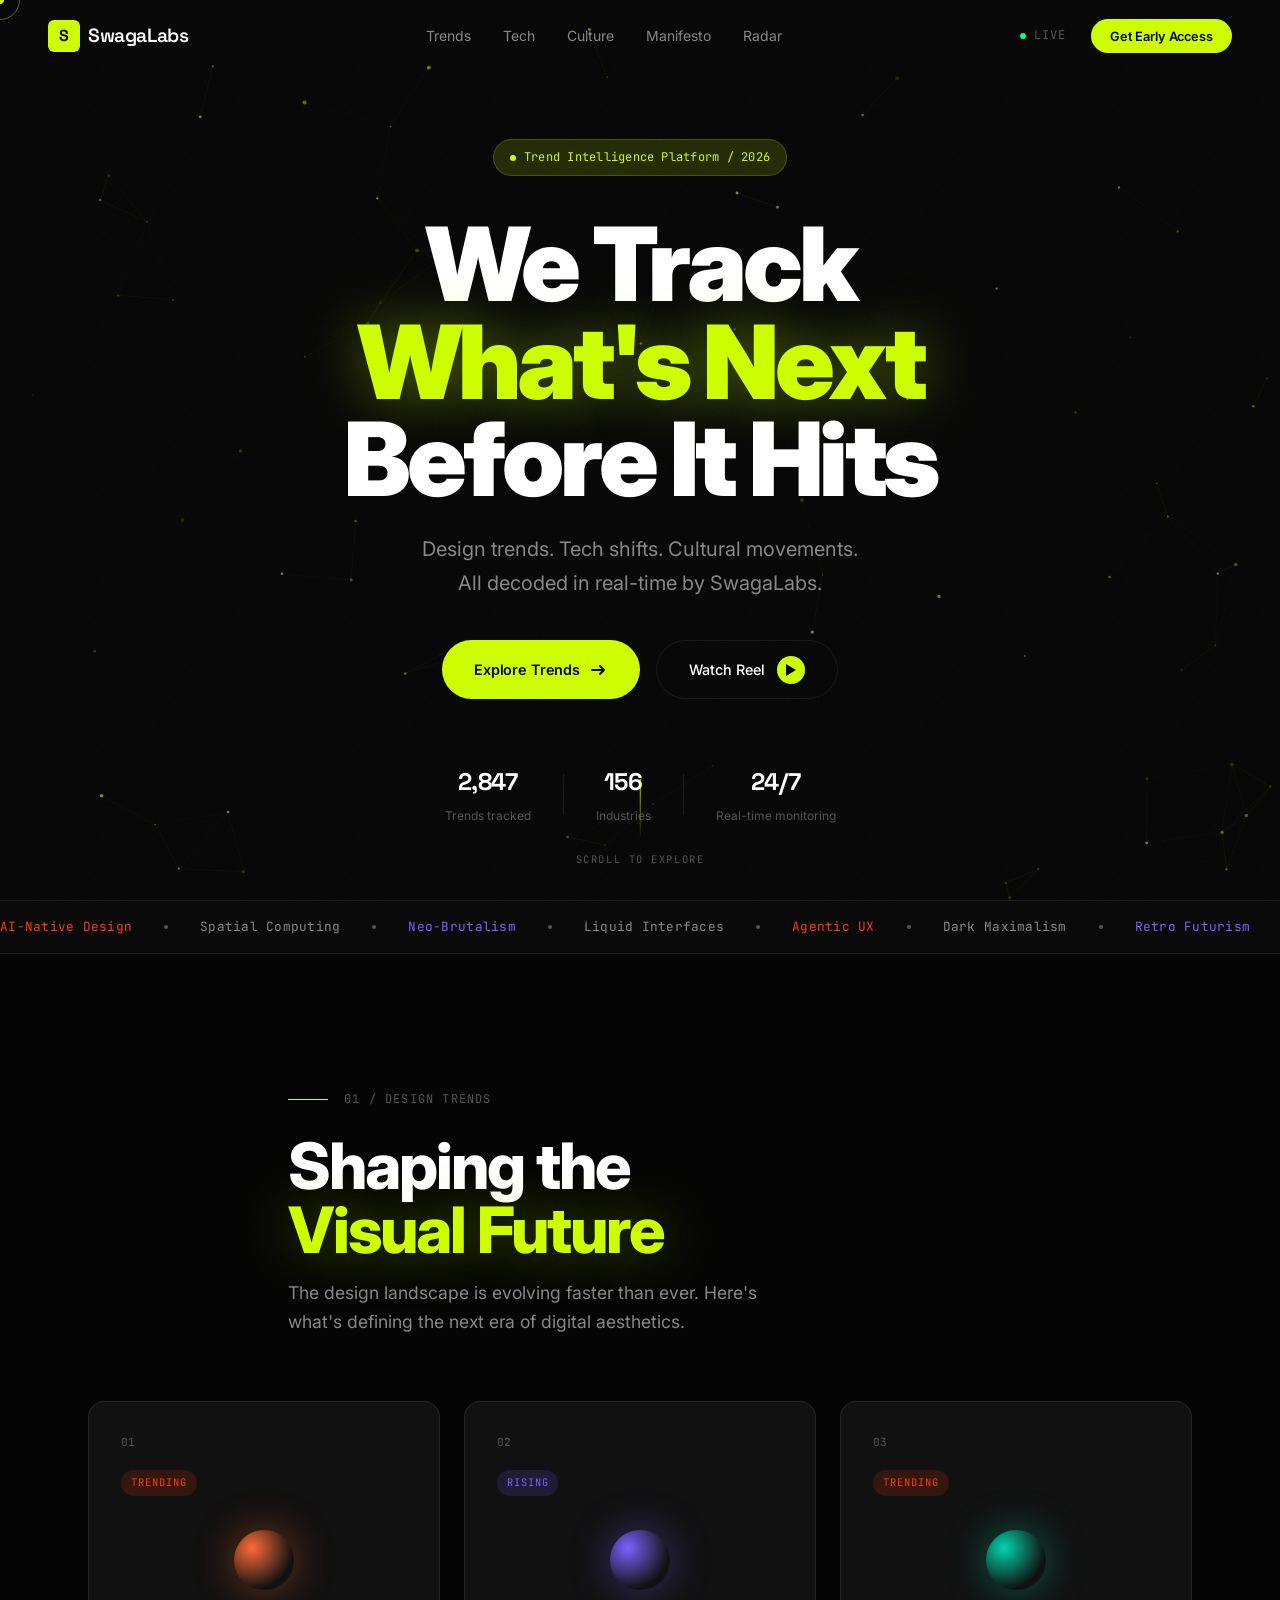
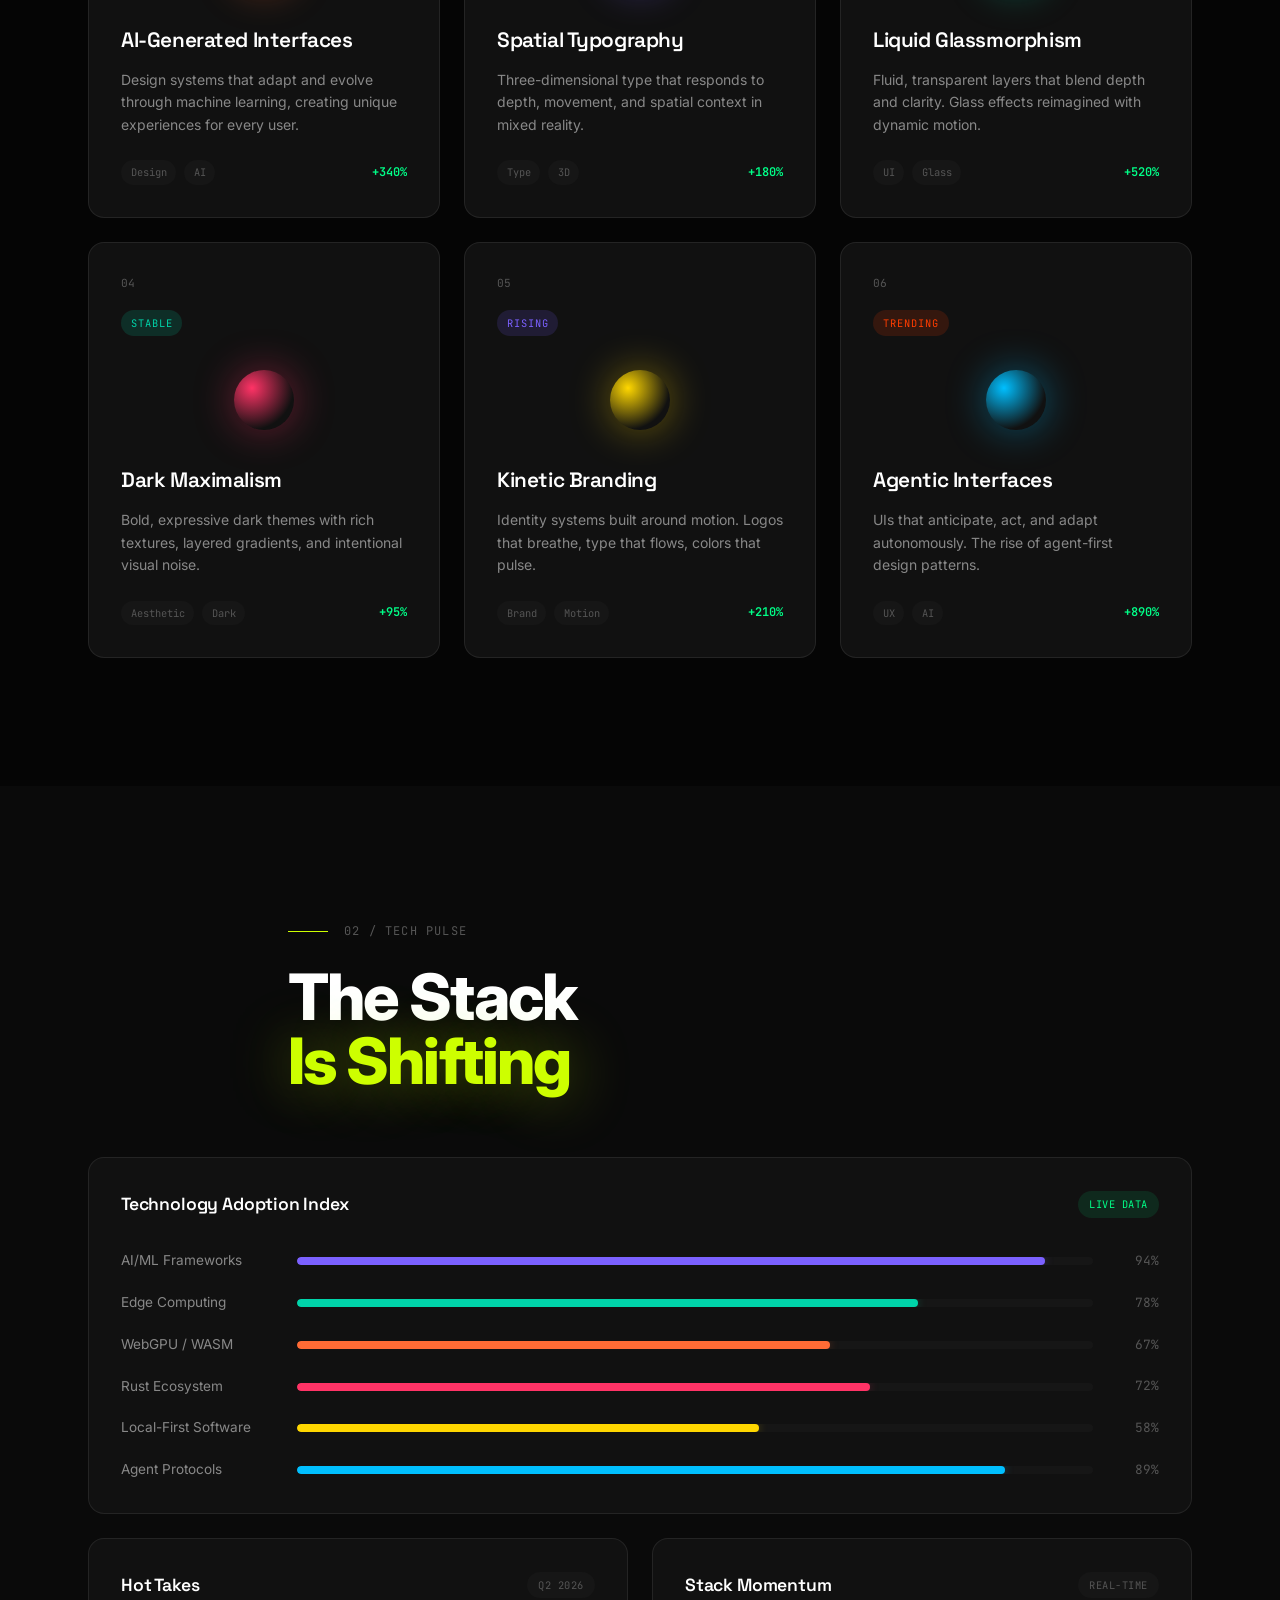
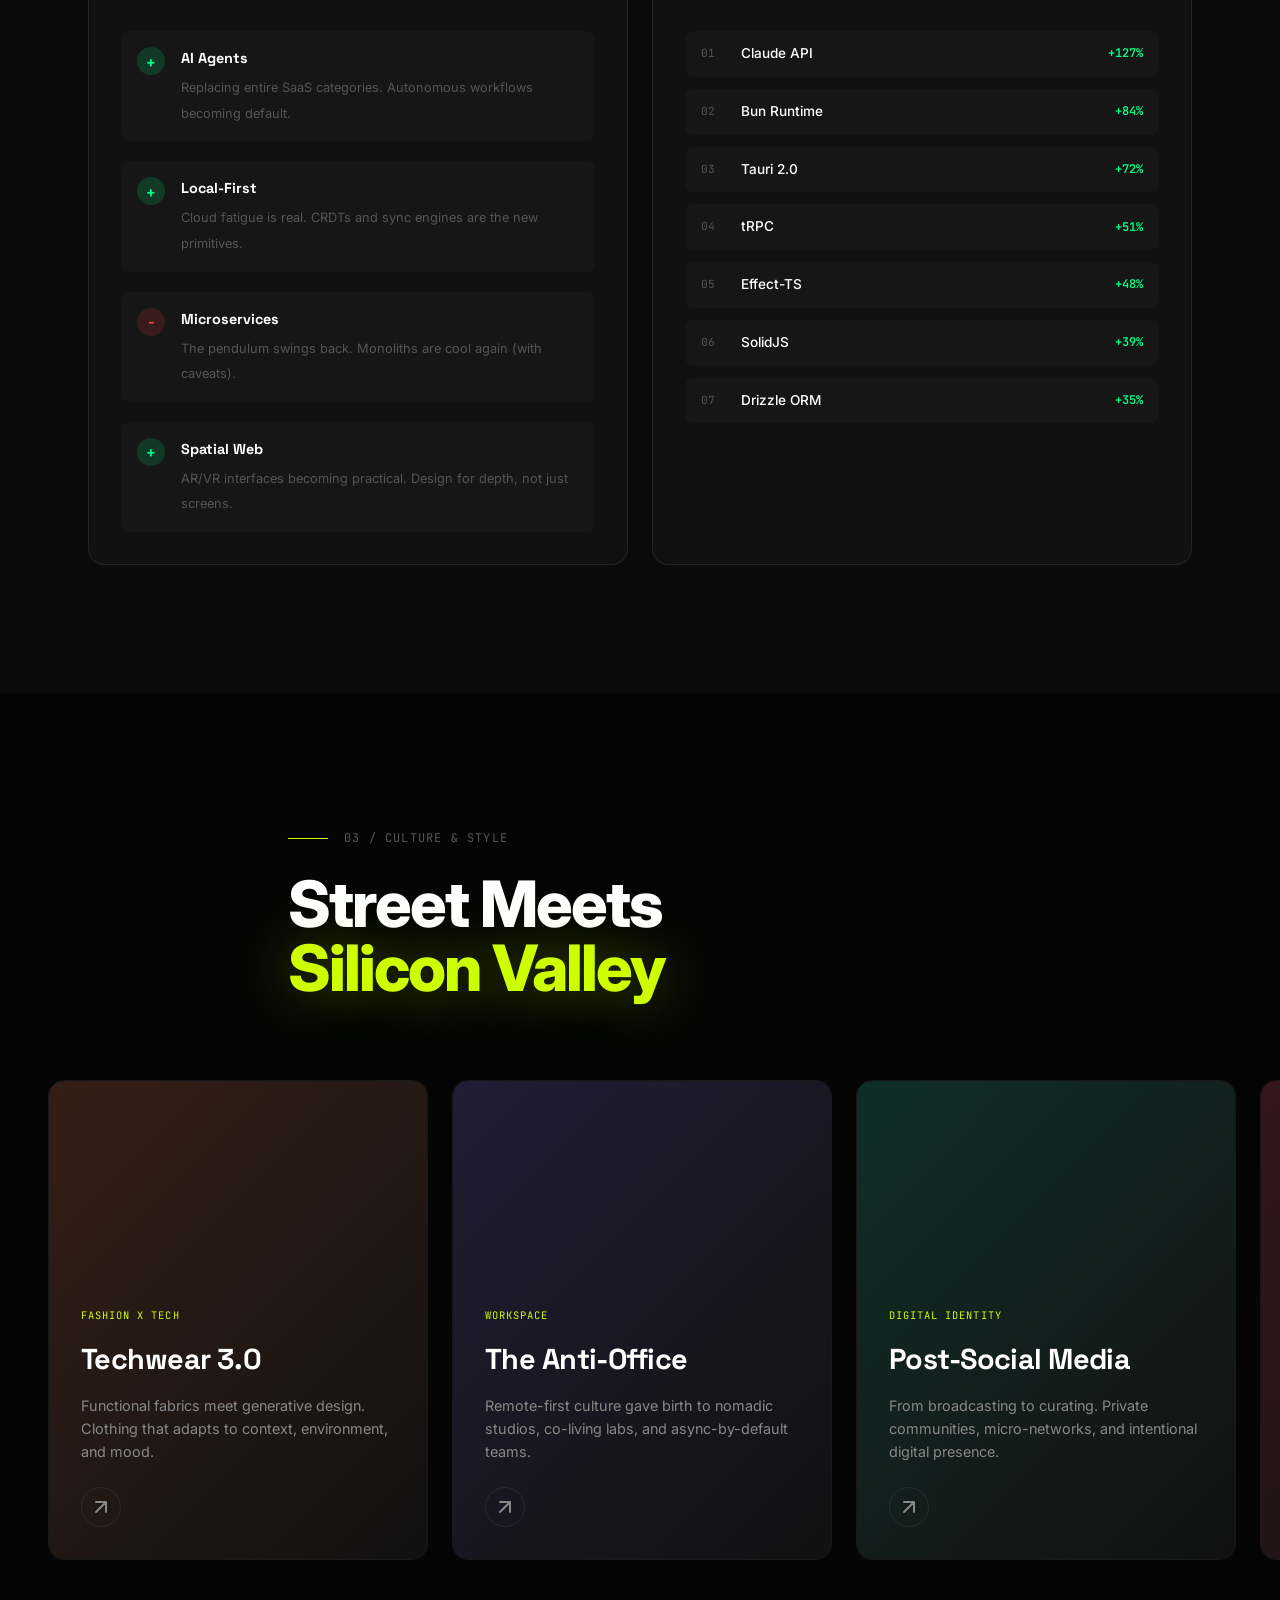
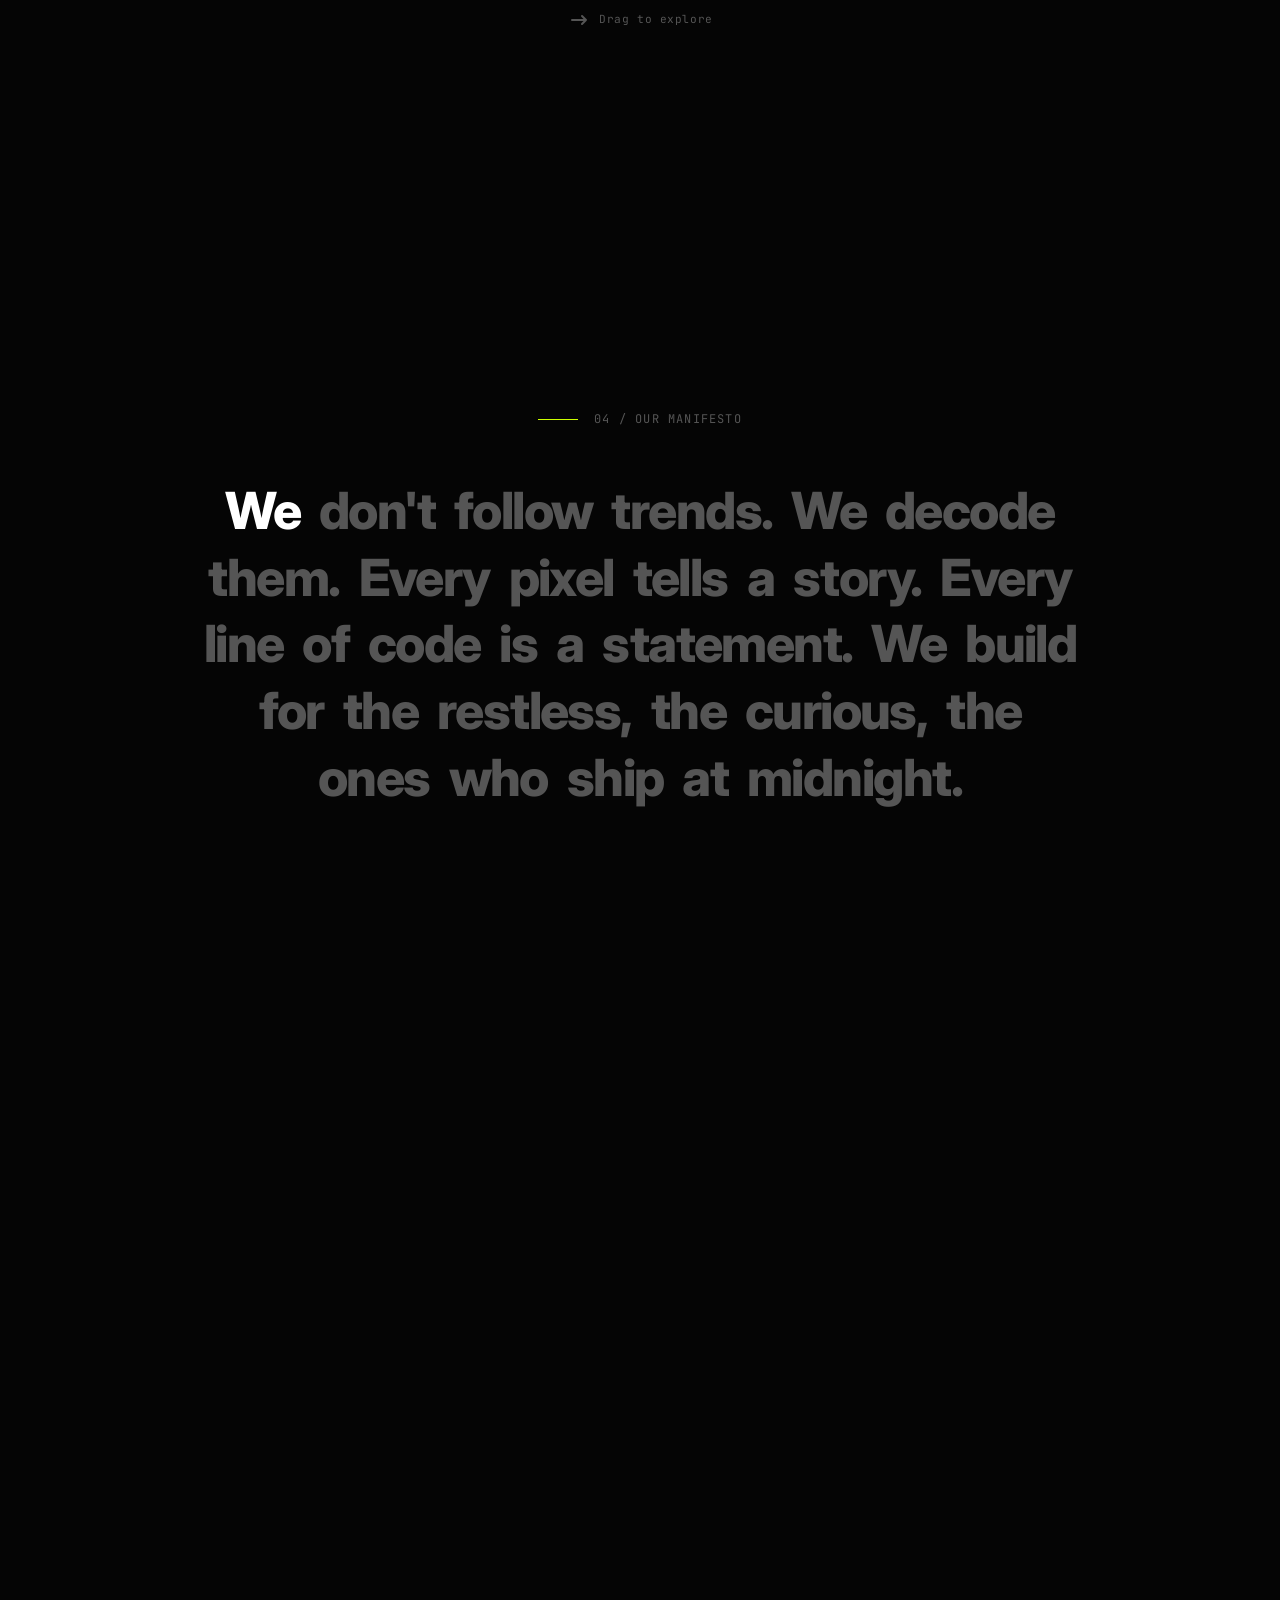
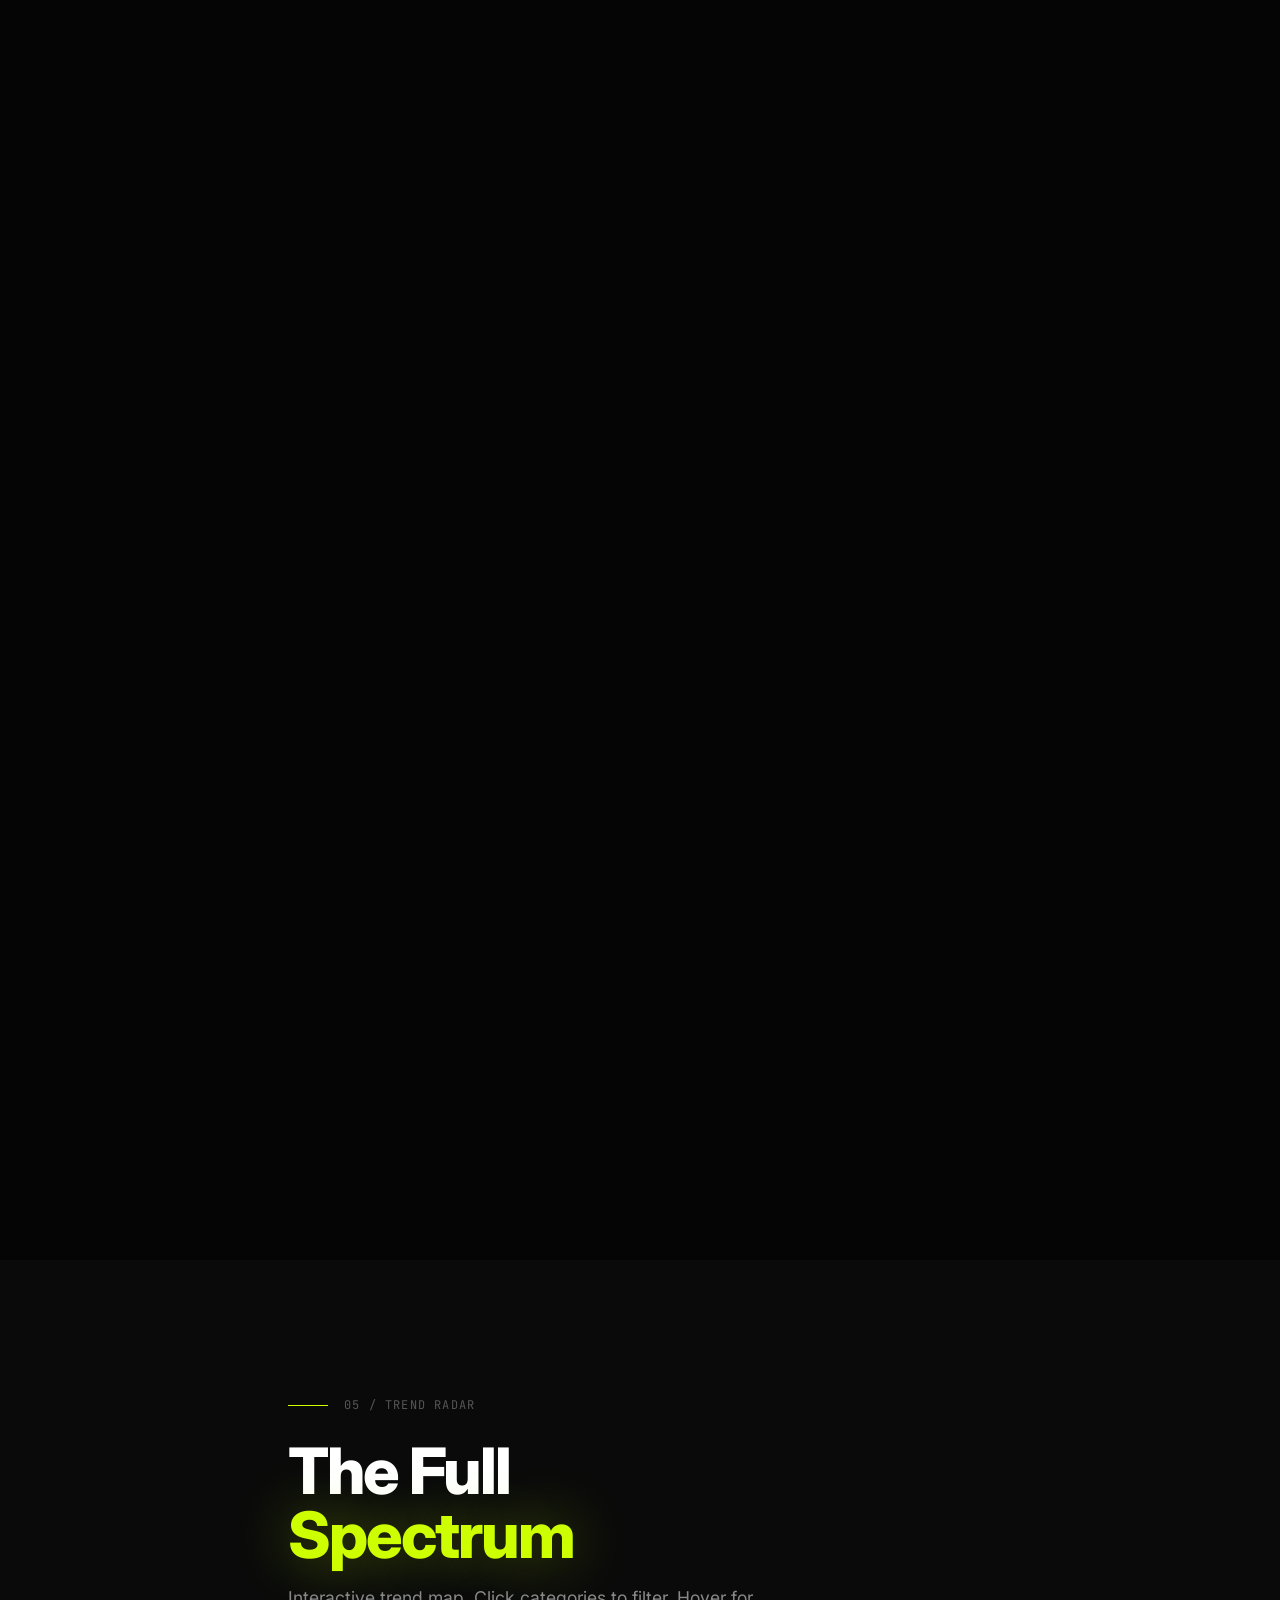
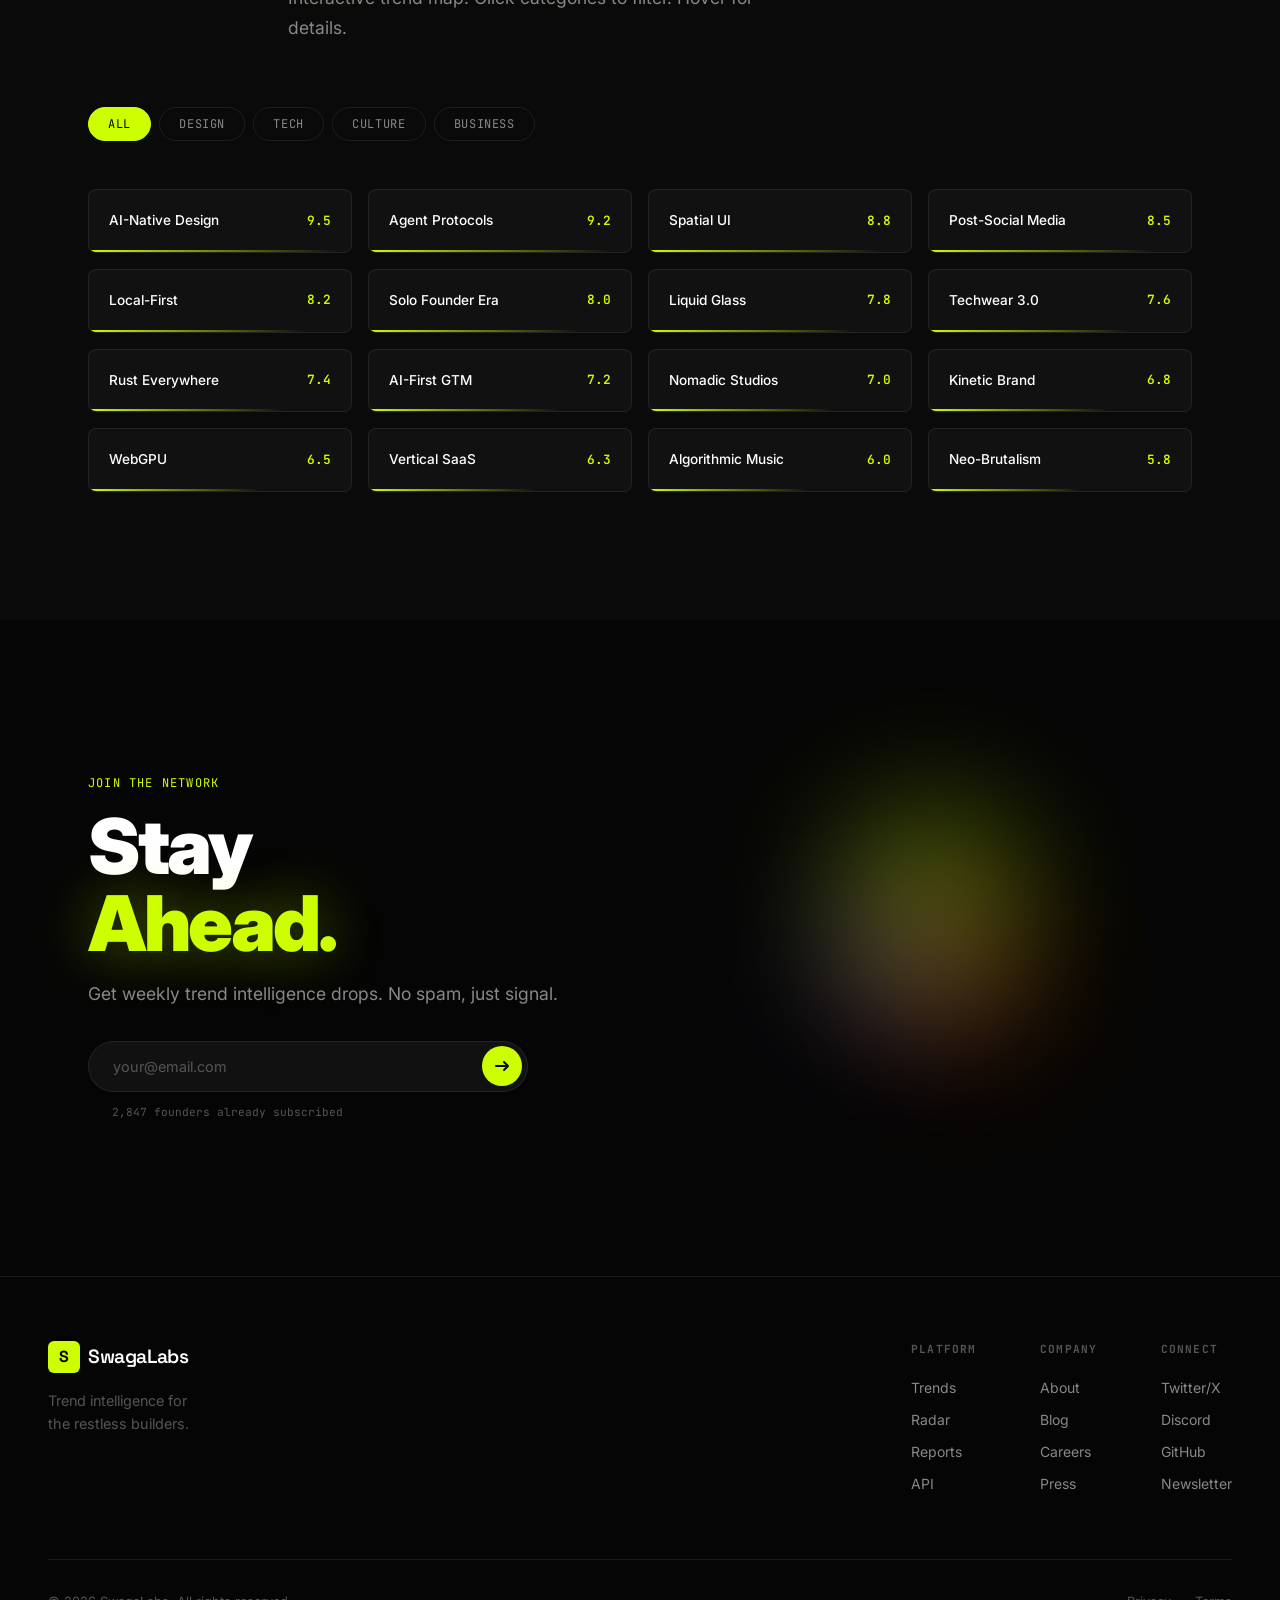
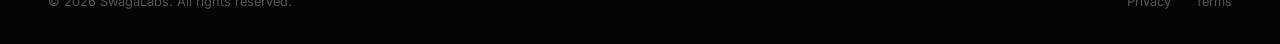
<file: index.html>
<!DOCTYPE html>
<html lang="ru">
<head>
    <meta charset="UTF-8">
    <meta name="viewport" content="width=device-width, initial-scale=1.0">
    <title>SwagaLabs — Trends. Code. Culture.</title>
    <link rel="stylesheet" href="style.css">
    <link href="https://fonts.googleapis.com/css2?family=Space+Grotesk:wght@300;400;500;600;700&family=Inter:wght@300;400;500;600;700;800;900&family=JetBrains+Mono:wght@400;500;600;700&display=swap" rel="stylesheet">
</head>
<body>

    <!-- Preloader -->
    <div class="preloader" id="preloader">
        <div class="preloader-inner">
            <div class="preloader-logo">SWAGA<span>LABS</span></div>
            <div class="preloader-bar"><div class="preloader-fill"></div></div>
            <div class="preloader-text">Loading the future...</div>
        </div>
    </div>

    <!-- Custom Cursor -->
    <div class="cursor" id="cursor"></div>
    <div class="cursor-follower" id="cursor-follower"></div>

    <!-- Scroll Progress -->
    <div class="scroll-progress" id="scroll-progress"></div>

    <!-- Navigation -->
    <nav class="nav" id="nav">
        <div class="nav-inner">
            <a href="#" class="nav-logo" data-cursor="lg">
                <span class="nav-logo-mark">S</span>
                <span class="nav-logo-text">SwagaLabs</span>
            </a>
            <div class="nav-links">
                <a href="#trends" class="nav-link" data-cursor="sm">Trends</a>
                <a href="#tech" class="nav-link" data-cursor="sm">Tech</a>
                <a href="#culture" class="nav-link" data-cursor="sm">Culture</a>
                <a href="#manifesto" class="nav-link" data-cursor="sm">Manifesto</a>
                <a href="#radar" class="nav-link" data-cursor="sm">Radar</a>
            </div>
            <div class="nav-actions">
                <div class="nav-status">
                    <span class="status-dot"></span>
                    <span class="status-text">Live</span>
                </div>
                <button class="nav-cta" data-cursor="lg">Get Early Access</button>
            </div>
            <button class="nav-burger" id="nav-burger" data-cursor="lg">
                <span></span>
                <span></span>
            </button>
        </div>
    </nav>

    <!-- Mobile Menu -->
    <div class="mobile-menu" id="mobile-menu">
        <div class="mobile-menu-inner">
            <a href="#trends" class="mobile-link">Trends</a>
            <a href="#tech" class="mobile-link">Tech</a>
            <a href="#culture" class="mobile-link">Culture</a>
            <a href="#manifesto" class="mobile-link">Manifesto</a>
            <a href="#radar" class="mobile-link">Radar</a>
            <button class="mobile-cta">Get Early Access</button>
        </div>
    </div>

    <!-- Hero Section -->
    <section class="hero" id="hero">
        <canvas class="hero-particles" id="hero-particles"></canvas>
        <div class="hero-grain"></div>
        <div class="hero-content">
            <div class="hero-badge">
                <span class="badge-dot"></span>
                <span>Trend Intelligence Platform / 2026</span>
            </div>
            <h1 class="hero-title">
                <span class="title-line" data-scroll-reveal>
                    <span class="title-word">We</span>
                    <span class="title-word">Track</span>
                </span>
                <span class="title-line" data-scroll-reveal>
                    <span class="title-word highlight">What's</span>
                    <span class="title-word highlight">Next</span>
                </span>
                <span class="title-line" data-scroll-reveal>
                    <span class="title-word">Before</span>
                    <span class="title-word">It</span>
                    <span class="title-word">Hits</span>
                </span>
            </h1>
            <p class="hero-sub" data-scroll-reveal>
                Design trends. Tech shifts. Cultural movements.<br>
                All decoded in real-time by SwagaLabs.
            </p>
            <div class="hero-actions" data-scroll-reveal>
                <button class="btn-primary" data-cursor="lg">
                    <span>Explore Trends</span>
                    <svg width="20" height="20" viewBox="0 0 20 20" fill="none"><path d="M4 10h12m0 0l-4-4m4 4l-4 4" stroke="currentColor" stroke-width="2" stroke-linecap="round" stroke-linejoin="round"/></svg>
                </button>
                <button class="btn-ghost" data-cursor="lg">
                    <span>Watch Reel</span>
                    <div class="btn-ghost-play">
                        <svg width="12" height="14" viewBox="0 0 12 14" fill="none"><path d="M1 1l10 6-10 6V1z" fill="currentColor"/></svg>
                    </div>
                </button>
            </div>
            <div class="hero-metrics" data-scroll-reveal>
                <div class="metric">
                    <span class="metric-value" data-count="2847">0</span>
                    <span class="metric-label">Trends tracked</span>
                </div>
                <div class="metric-divider"></div>
                <div class="metric">
                    <span class="metric-value" data-count="156">0</span>
                    <span class="metric-label">Industries</span>
                </div>
                <div class="metric-divider"></div>
                <div class="metric">
                    <span class="metric-value">24/7</span>
                    <span class="metric-label">Real-time monitoring</span>
                </div>
            </div>
        </div>
        <div class="hero-scroll-indicator">
            <div class="scroll-line"></div>
            <span>Scroll to explore</span>
        </div>
    </section>

    <!-- Marquee Ticker -->
    <div class="ticker">
        <div class="ticker-track">
            <div class="ticker-content">
                <span class="ticker-item hot">AI-Native Design</span>
                <span class="ticker-dot"></span>
                <span class="ticker-item">Spatial Computing</span>
                <span class="ticker-dot"></span>
                <span class="ticker-item rising">Neo-Brutalism</span>
                <span class="ticker-dot"></span>
                <span class="ticker-item">Liquid Interfaces</span>
                <span class="ticker-dot"></span>
                <span class="ticker-item hot">Agentic UX</span>
                <span class="ticker-dot"></span>
                <span class="ticker-item">Dark Maximalism</span>
                <span class="ticker-dot"></span>
                <span class="ticker-item rising">Retro Futurism</span>
                <span class="ticker-dot"></span>
                <span class="ticker-item">Haptic Design</span>
                <span class="ticker-dot"></span>
                <span class="ticker-item hot">Voice-First UI</span>
                <span class="ticker-dot"></span>
                <span class="ticker-item">Biophilic Tech</span>
                <span class="ticker-dot"></span>
            </div>
            <div class="ticker-content" aria-hidden="true">
                <span class="ticker-item hot">AI-Native Design</span>
                <span class="ticker-dot"></span>
                <span class="ticker-item">Spatial Computing</span>
                <span class="ticker-dot"></span>
                <span class="ticker-item rising">Neo-Brutalism</span>
                <span class="ticker-dot"></span>
                <span class="ticker-item">Liquid Interfaces</span>
                <span class="ticker-dot"></span>
                <span class="ticker-item hot">Agentic UX</span>
                <span class="ticker-dot"></span>
                <span class="ticker-item">Dark Maximalism</span>
                <span class="ticker-dot"></span>
                <span class="ticker-item rising">Retro Futurism</span>
                <span class="ticker-dot"></span>
                <span class="ticker-item">Haptic Design</span>
                <span class="ticker-dot"></span>
                <span class="ticker-item hot">Voice-First UI</span>
                <span class="ticker-dot"></span>
                <span class="ticker-item">Biophilic Tech</span>
                <span class="ticker-dot"></span>
            </div>
        </div>
    </div>

    <!-- Trends Section -->
    <section class="trends" id="trends">
        <div class="section-header">
            <div class="section-label">
                <span class="label-line"></span>
                <span>01 / Design Trends</span>
            </div>
            <h2 class="section-title" data-scroll-reveal>
                <span class="title-line"><span class="title-word">Shaping</span> <span class="title-word">the</span></span>
                <span class="title-line"><span class="title-word highlight">Visual</span> <span class="title-word highlight">Future</span></span>
            </h2>
            <p class="section-desc" data-scroll-reveal>The design landscape is evolving faster than ever. Here's what's defining the next era of digital aesthetics.</p>
        </div>

        <div class="trends-grid">
            <div class="trend-card" data-tilt data-cursor="lg">
                <div class="trend-card-inner">
                    <div class="trend-number">01</div>
                    <div class="trend-status hot">Trending</div>
                    <div class="trend-visual">
                        <div class="trend-orb" style="--orb-color: #FF6B35;"></div>
                    </div>
                    <h3 class="trend-title">AI-Generated Interfaces</h3>
                    <p class="trend-desc">Design systems that adapt and evolve through machine learning, creating unique experiences for every user.</p>
                    <div class="trend-meta">
                        <span class="trend-tag">Design</span>
                        <span class="trend-tag">AI</span>
                        <span class="trend-growth">+340%</span>
                    </div>
                </div>
            </div>

            <div class="trend-card" data-tilt data-cursor="lg">
                <div class="trend-card-inner">
                    <div class="trend-number">02</div>
                    <div class="trend-status rising">Rising</div>
                    <div class="trend-visual">
                        <div class="trend-orb" style="--orb-color: #7B61FF;"></div>
                    </div>
                    <h3 class="trend-title">Spatial Typography</h3>
                    <p class="trend-desc">Three-dimensional type that responds to depth, movement, and spatial context in mixed reality.</p>
                    <div class="trend-meta">
                        <span class="trend-tag">Type</span>
                        <span class="trend-tag">3D</span>
                        <span class="trend-growth">+180%</span>
                    </div>
                </div>
            </div>

            <div class="trend-card" data-tilt data-cursor="lg">
                <div class="trend-card-inner">
                    <div class="trend-number">03</div>
                    <div class="trend-status hot">Trending</div>
                    <div class="trend-visual">
                        <div class="trend-orb" style="--orb-color: #00D4AA;"></div>
                    </div>
                    <h3 class="trend-title">Liquid Glassmorphism</h3>
                    <p class="trend-desc">Fluid, transparent layers that blend depth and clarity. Glass effects reimagined with dynamic motion.</p>
                    <div class="trend-meta">
                        <span class="trend-tag">UI</span>
                        <span class="trend-tag">Glass</span>
                        <span class="trend-growth">+520%</span>
                    </div>
                </div>
            </div>

            <div class="trend-card" data-tilt data-cursor="lg">
                <div class="trend-card-inner">
                    <div class="trend-number">04</div>
                    <div class="trend-status stable">Stable</div>
                    <div class="trend-visual">
                        <div class="trend-orb" style="--orb-color: #FF3366;"></div>
                    </div>
                    <h3 class="trend-title">Dark Maximalism</h3>
                    <p class="trend-desc">Bold, expressive dark themes with rich textures, layered gradients, and intentional visual noise.</p>
                    <div class="trend-meta">
                        <span class="trend-tag">Aesthetic</span>
                        <span class="trend-tag">Dark</span>
                        <span class="trend-growth">+95%</span>
                    </div>
                </div>
            </div>

            <div class="trend-card" data-tilt data-cursor="lg">
                <div class="trend-card-inner">
                    <div class="trend-number">05</div>
                    <div class="trend-status rising">Rising</div>
                    <div class="trend-visual">
                        <div class="trend-orb" style="--orb-color: #FFD700;"></div>
                    </div>
                    <h3 class="trend-title">Kinetic Branding</h3>
                    <p class="trend-desc">Identity systems built around motion. Logos that breathe, type that flows, colors that pulse.</p>
                    <div class="trend-meta">
                        <span class="trend-tag">Brand</span>
                        <span class="trend-tag">Motion</span>
                        <span class="trend-growth">+210%</span>
                    </div>
                </div>
            </div>

            <div class="trend-card" data-tilt data-cursor="lg">
                <div class="trend-card-inner">
                    <div class="trend-number">06</div>
                    <div class="trend-status hot">Trending</div>
                    <div class="trend-visual">
                        <div class="trend-orb" style="--orb-color: #00BFFF;"></div>
                    </div>
                    <h3 class="trend-title">Agentic Interfaces</h3>
                    <p class="trend-desc">UIs that anticipate, act, and adapt autonomously. The rise of agent-first design patterns.</p>
                    <div class="trend-meta">
                        <span class="trend-tag">UX</span>
                        <span class="trend-tag">AI</span>
                        <span class="trend-growth">+890%</span>
                    </div>
                </div>
            </div>
        </div>
    </section>

    <!-- Tech Pulse Section -->
    <section class="tech" id="tech">
        <div class="section-header">
            <div class="section-label">
                <span class="label-line"></span>
                <span>02 / Tech Pulse</span>
            </div>
            <h2 class="section-title" data-scroll-reveal>
                <span class="title-line"><span class="title-word">The</span> <span class="title-word">Stack</span></span>
                <span class="title-line"><span class="title-word highlight">Is</span> <span class="title-word highlight">Shifting</span></span>
            </h2>
        </div>

        <div class="tech-dashboard">
            <div class="tech-card tech-card-wide" data-scroll-reveal>
                <div class="tech-card-header">
                    <h3>Technology Adoption Index</h3>
                    <div class="tech-card-badge live">Live Data</div>
                </div>
                <div class="tech-bars">
                    <div class="tech-bar-row">
                        <span class="tech-bar-label">AI/ML Frameworks</span>
                        <div class="tech-bar"><div class="tech-bar-fill" data-width="94" style="--bar-color: #7B61FF;"></div></div>
                        <span class="tech-bar-value">94%</span>
                    </div>
                    <div class="tech-bar-row">
                        <span class="tech-bar-label">Edge Computing</span>
                        <div class="tech-bar"><div class="tech-bar-fill" data-width="78" style="--bar-color: #00D4AA;"></div></div>
                        <span class="tech-bar-value">78%</span>
                    </div>
                    <div class="tech-bar-row">
                        <span class="tech-bar-label">WebGPU / WASM</span>
                        <div class="tech-bar"><div class="tech-bar-fill" data-width="67" style="--bar-color: #FF6B35;"></div></div>
                        <span class="tech-bar-value">67%</span>
                    </div>
                    <div class="tech-bar-row">
                        <span class="tech-bar-label">Rust Ecosystem</span>
                        <div class="tech-bar"><div class="tech-bar-fill" data-width="72" style="--bar-color: #FF3366;"></div></div>
                        <span class="tech-bar-value">72%</span>
                    </div>
                    <div class="tech-bar-row">
                        <span class="tech-bar-label">Local-First Software</span>
                        <div class="tech-bar"><div class="tech-bar-fill" data-width="58" style="--bar-color: #FFD700;"></div></div>
                        <span class="tech-bar-value">58%</span>
                    </div>
                    <div class="tech-bar-row">
                        <span class="tech-bar-label">Agent Protocols</span>
                        <div class="tech-bar"><div class="tech-bar-fill" data-width="89" style="--bar-color: #00BFFF;"></div></div>
                        <span class="tech-bar-value">89%</span>
                    </div>
                </div>
            </div>

            <div class="tech-card" data-scroll-reveal>
                <div class="tech-card-header">
                    <h3>Hot Takes</h3>
                    <div class="tech-card-badge">Q2 2026</div>
                </div>
                <div class="tech-takes">
                    <div class="tech-take">
                        <div class="take-icon up">+</div>
                        <div class="take-content">
                            <strong>AI Agents</strong>
                            <span>Replacing entire SaaS categories. Autonomous workflows becoming default.</span>
                        </div>
                    </div>
                    <div class="tech-take">
                        <div class="take-icon up">+</div>
                        <div class="take-content">
                            <strong>Local-First</strong>
                            <span>Cloud fatigue is real. CRDTs and sync engines are the new primitives.</span>
                        </div>
                    </div>
                    <div class="tech-take">
                        <div class="take-icon down">-</div>
                        <div class="take-content">
                            <strong>Microservices</strong>
                            <span>The pendulum swings back. Monoliths are cool again (with caveats).</span>
                        </div>
                    </div>
                    <div class="tech-take">
                        <div class="take-icon up">+</div>
                        <div class="take-content">
                            <strong>Spatial Web</strong>
                            <span>AR/VR interfaces becoming practical. Design for depth, not just screens.</span>
                        </div>
                    </div>
                </div>
            </div>

            <div class="tech-card" data-scroll-reveal>
                <div class="tech-card-header">
                    <h3>Stack Momentum</h3>
                    <div class="tech-card-badge">Real-time</div>
                </div>
                <div class="momentum-list">
                    <div class="momentum-item">
                        <span class="momentum-rank">01</span>
                        <span class="momentum-name">Claude API</span>
                        <span class="momentum-change positive">+127%</span>
                    </div>
                    <div class="momentum-item">
                        <span class="momentum-rank">02</span>
                        <span class="momentum-name">Bun Runtime</span>
                        <span class="momentum-change positive">+84%</span>
                    </div>
                    <div class="momentum-item">
                        <span class="momentum-rank">03</span>
                        <span class="momentum-name">Tauri 2.0</span>
                        <span class="momentum-change positive">+72%</span>
                    </div>
                    <div class="momentum-item">
                        <span class="momentum-rank">04</span>
                        <span class="momentum-name">tRPC</span>
                        <span class="momentum-change positive">+51%</span>
                    </div>
                    <div class="momentum-item">
                        <span class="momentum-rank">05</span>
                        <span class="momentum-name">Effect-TS</span>
                        <span class="momentum-change positive">+48%</span>
                    </div>
                    <div class="momentum-item">
                        <span class="momentum-rank">06</span>
                        <span class="momentum-name">SolidJS</span>
                        <span class="momentum-change positive">+39%</span>
                    </div>
                    <div class="momentum-item">
                        <span class="momentum-rank">07</span>
                        <span class="momentum-name">Drizzle ORM</span>
                        <span class="momentum-change positive">+35%</span>
                    </div>
                </div>
            </div>
        </div>
    </section>

    <!-- Culture Section - Horizontal Scroll -->
    <section class="culture" id="culture">
        <div class="section-header">
            <div class="section-label">
                <span class="label-line"></span>
                <span>03 / Culture & Style</span>
            </div>
            <h2 class="section-title" data-scroll-reveal>
                <span class="title-line"><span class="title-word">Street</span> <span class="title-word">Meets</span></span>
                <span class="title-line"><span class="title-word highlight">Silicon</span> <span class="title-word highlight">Valley</span></span>
            </h2>
        </div>

        <div class="culture-scroll" id="culture-scroll">
            <div class="culture-track">
                <div class="culture-card" data-cursor="lg">
                    <div class="culture-card-bg" style="--card-accent: #FF6B35;"></div>
                    <div class="culture-card-content">
                        <span class="culture-tag">Fashion x Tech</span>
                        <h3>Techwear 3.0</h3>
                        <p>Functional fabrics meet generative design. Clothing that adapts to context, environment, and mood.</p>
                        <div class="culture-arrow">
                            <svg width="24" height="24" viewBox="0 0 24 24" fill="none"><path d="M7 17L17 7M17 7H7M17 7V17" stroke="currentColor" stroke-width="2" stroke-linecap="round" stroke-linejoin="round"/></svg>
                        </div>
                    </div>
                </div>

                <div class="culture-card" data-cursor="lg">
                    <div class="culture-card-bg" style="--card-accent: #7B61FF;"></div>
                    <div class="culture-card-content">
                        <span class="culture-tag">Workspace</span>
                        <h3>The Anti-Office</h3>
                        <p>Remote-first culture gave birth to nomadic studios, co-living labs, and async-by-default teams.</p>
                        <div class="culture-arrow">
                            <svg width="24" height="24" viewBox="0 0 24 24" fill="none"><path d="M7 17L17 7M17 7H7M17 7V17" stroke="currentColor" stroke-width="2" stroke-linecap="round" stroke-linejoin="round"/></svg>
                        </div>
                    </div>
                </div>

                <div class="culture-card" data-cursor="lg">
                    <div class="culture-card-bg" style="--card-accent: #00D4AA;"></div>
                    <div class="culture-card-content">
                        <span class="culture-tag">Digital Identity</span>
                        <h3>Post-Social Media</h3>
                        <p>From broadcasting to curating. Private communities, micro-networks, and intentional digital presence.</p>
                        <div class="culture-arrow">
                            <svg width="24" height="24" viewBox="0 0 24 24" fill="none"><path d="M7 17L17 7M17 7H7M17 7V17" stroke="currentColor" stroke-width="2" stroke-linecap="round" stroke-linejoin="round"/></svg>
                        </div>
                    </div>
                </div>

                <div class="culture-card" data-cursor="lg">
                    <div class="culture-card-bg" style="--card-accent: #FF3366;"></div>
                    <div class="culture-card-content">
                        <span class="culture-tag">Architecture</span>
                        <h3>Parametric Spaces</h3>
                        <p>Algorithm-designed interiors and facades. Buildings that learn from how people move through them.</p>
                        <div class="culture-arrow">
                            <svg width="24" height="24" viewBox="0 0 24 24" fill="none"><path d="M7 17L17 7M17 7H7M17 7V17" stroke="currentColor" stroke-width="2" stroke-linecap="round" stroke-linejoin="round"/></svg>
                        </div>
                    </div>
                </div>

                <div class="culture-card" data-cursor="lg">
                    <div class="culture-card-bg" style="--card-accent: #FFD700;"></div>
                    <div class="culture-card-content">
                        <span class="culture-tag">Music x Code</span>
                        <h3>Algorithmic Sound</h3>
                        <p>AI-composed soundscapes for focus, creation, and ambiance. Music as an API, not just an art form.</p>
                        <div class="culture-arrow">
                            <svg width="24" height="24" viewBox="0 0 24 24" fill="none"><path d="M7 17L17 7M17 7H7M17 7V17" stroke="currentColor" stroke-width="2" stroke-linecap="round" stroke-linejoin="round"/></svg>
                        </div>
                    </div>
                </div>
            </div>
        </div>
        <div class="culture-scroll-hint">
            <svg width="24" height="24" viewBox="0 0 24 24" fill="none"><path d="M5 12h14m0 0l-4-4m4 4l-4 4" stroke="currentColor" stroke-width="2" stroke-linecap="round" stroke-linejoin="round"/></svg>
            <span>Drag to explore</span>
        </div>
    </section>

    <!-- Manifesto Section - Scroll-Pinned -->
    <section class="manifesto" id="manifesto">
        <div class="manifesto-sticky">
            <div class="section-label manifesto-label">
                <span class="label-line"></span>
                <span>04 / Our Manifesto</span>
            </div>
            <div class="manifesto-text" id="manifesto-text">
                <span class="manifesto-word">We</span>
                <span class="manifesto-word">don't</span>
                <span class="manifesto-word">follow</span>
                <span class="manifesto-word highlight">trends.</span>
                <span class="manifesto-word">We</span>
                <span class="manifesto-word highlight">decode</span>
                <span class="manifesto-word">them.</span>
                <span class="manifesto-word">Every</span>
                <span class="manifesto-word">pixel</span>
                <span class="manifesto-word">tells</span>
                <span class="manifesto-word">a</span>
                <span class="manifesto-word highlight">story.</span>
                <span class="manifesto-word">Every</span>
                <span class="manifesto-word">line</span>
                <span class="manifesto-word">of</span>
                <span class="manifesto-word">code</span>
                <span class="manifesto-word">is</span>
                <span class="manifesto-word">a</span>
                <span class="manifesto-word highlight">statement.</span>
                <span class="manifesto-word">We</span>
                <span class="manifesto-word">build</span>
                <span class="manifesto-word">for</span>
                <span class="manifesto-word">the</span>
                <span class="manifesto-word highlight">restless,</span>
                <span class="manifesto-word">the</span>
                <span class="manifesto-word highlight">curious,</span>
                <span class="manifesto-word">the</span>
                <span class="manifesto-word highlight">ones</span>
                <span class="manifesto-word">who</span>
                <span class="manifesto-word">ship</span>
                <span class="manifesto-word">at</span>
                <span class="manifesto-word highlight">midnight.</span>
            </div>
        </div>
    </section>

    <!-- Trend Radar Section -->
    <section class="radar" id="radar">
        <div class="section-header">
            <div class="section-label">
                <span class="label-line"></span>
                <span>05 / Trend Radar</span>
            </div>
            <h2 class="section-title" data-scroll-reveal>
                <span class="title-line"><span class="title-word">The</span> <span class="title-word">Full</span></span>
                <span class="title-line"><span class="title-word highlight">Spectrum</span></span>
            </h2>
            <p class="section-desc" data-scroll-reveal>Interactive trend map. Click categories to filter. Hover for details.</p>
        </div>

        <div class="radar-filters" data-scroll-reveal>
            <button class="radar-filter active" data-filter="all">All</button>
            <button class="radar-filter" data-filter="design">Design</button>
            <button class="radar-filter" data-filter="tech">Tech</button>
            <button class="radar-filter" data-filter="culture">Culture</button>
            <button class="radar-filter" data-filter="business">Business</button>
        </div>

        <div class="radar-grid" id="radar-grid">
            <div class="radar-item" data-category="design" data-cursor="sm">
                <div class="radar-item-heat" style="--heat: 95%;"></div>
                <span class="radar-item-name">AI-Native Design</span>
                <span class="radar-item-score">9.5</span>
            </div>
            <div class="radar-item" data-category="tech" data-cursor="sm">
                <div class="radar-item-heat" style="--heat: 92%;"></div>
                <span class="radar-item-name">Agent Protocols</span>
                <span class="radar-item-score">9.2</span>
            </div>
            <div class="radar-item" data-category="design" data-cursor="sm">
                <div class="radar-item-heat" style="--heat: 88%;"></div>
                <span class="radar-item-name">Spatial UI</span>
                <span class="radar-item-score">8.8</span>
            </div>
            <div class="radar-item" data-category="culture" data-cursor="sm">
                <div class="radar-item-heat" style="--heat: 85%;"></div>
                <span class="radar-item-name">Post-Social Media</span>
                <span class="radar-item-score">8.5</span>
            </div>
            <div class="radar-item" data-category="tech" data-cursor="sm">
                <div class="radar-item-heat" style="--heat: 82%;"></div>
                <span class="radar-item-name">Local-First</span>
                <span class="radar-item-score">8.2</span>
            </div>
            <div class="radar-item" data-category="business" data-cursor="sm">
                <div class="radar-item-heat" style="--heat: 80%;"></div>
                <span class="radar-item-name">Solo Founder Era</span>
                <span class="radar-item-score">8.0</span>
            </div>
            <div class="radar-item" data-category="design" data-cursor="sm">
                <div class="radar-item-heat" style="--heat: 78%;"></div>
                <span class="radar-item-name">Liquid Glass</span>
                <span class="radar-item-score">7.8</span>
            </div>
            <div class="radar-item" data-category="culture" data-cursor="sm">
                <div class="radar-item-heat" style="--heat: 76%;"></div>
                <span class="radar-item-name">Techwear 3.0</span>
                <span class="radar-item-score">7.6</span>
            </div>
            <div class="radar-item" data-category="tech" data-cursor="sm">
                <div class="radar-item-heat" style="--heat: 74%;"></div>
                <span class="radar-item-name">Rust Everywhere</span>
                <span class="radar-item-score">7.4</span>
            </div>
            <div class="radar-item" data-category="business" data-cursor="sm">
                <div class="radar-item-heat" style="--heat: 72%;"></div>
                <span class="radar-item-name">AI-First GTM</span>
                <span class="radar-item-score">7.2</span>
            </div>
            <div class="radar-item" data-category="culture" data-cursor="sm">
                <div class="radar-item-heat" style="--heat: 70%;"></div>
                <span class="radar-item-name">Nomadic Studios</span>
                <span class="radar-item-score">7.0</span>
            </div>
            <div class="radar-item" data-category="design" data-cursor="sm">
                <div class="radar-item-heat" style="--heat: 68%;"></div>
                <span class="radar-item-name">Kinetic Brand</span>
                <span class="radar-item-score">6.8</span>
            </div>
            <div class="radar-item" data-category="tech" data-cursor="sm">
                <div class="radar-item-heat" style="--heat: 65%;"></div>
                <span class="radar-item-name">WebGPU</span>
                <span class="radar-item-score">6.5</span>
            </div>
            <div class="radar-item" data-category="business" data-cursor="sm">
                <div class="radar-item-heat" style="--heat: 63%;"></div>
                <span class="radar-item-name">Vertical SaaS</span>
                <span class="radar-item-score">6.3</span>
            </div>
            <div class="radar-item" data-category="culture" data-cursor="sm">
                <div class="radar-item-heat" style="--heat: 60%;"></div>
                <span class="radar-item-name">Algorithmic Music</span>
                <span class="radar-item-score">6.0</span>
            </div>
            <div class="radar-item" data-category="design" data-cursor="sm">
                <div class="radar-item-heat" style="--heat: 58%;"></div>
                <span class="radar-item-name">Neo-Brutalism</span>
                <span class="radar-item-score">5.8</span>
            </div>
        </div>
    </section>

    <!-- CTA Section -->
    <section class="cta" id="cta">
        <div class="cta-inner">
            <div class="cta-content" data-scroll-reveal>
                <span class="cta-eyebrow">Join the network</span>
                <h2 class="cta-title">
                    <span class="title-line"><span class="title-word">Stay</span></span>
                    <span class="title-line"><span class="title-word highlight">Ahead.</span></span>
                </h2>
                <p class="cta-desc">Get weekly trend intelligence drops. No spam, just signal.</p>
                <div class="cta-form">
                    <div class="cta-input-wrap">
                        <input type="email" class="cta-input" placeholder="your@email.com" data-cursor="sm">
                        <button class="cta-submit" data-cursor="lg">
                            <svg width="20" height="20" viewBox="0 0 20 20" fill="none"><path d="M4 10h12m0 0l-4-4m4 4l-4 4" stroke="currentColor" stroke-width="2" stroke-linecap="round" stroke-linejoin="round"/></svg>
                        </button>
                    </div>
                    <span class="cta-note">2,847 founders already subscribed</span>
                </div>
            </div>
            <div class="cta-visual">
                <div class="cta-orbs">
                    <div class="cta-orb cta-orb-1"></div>
                    <div class="cta-orb cta-orb-2"></div>
                    <div class="cta-orb cta-orb-3"></div>
                </div>
            </div>
        </div>
    </section>

    <!-- Footer -->
    <footer class="footer">
        <div class="footer-top">
            <div class="footer-brand">
                <a href="#" class="nav-logo">
                    <span class="nav-logo-mark">S</span>
                    <span class="nav-logo-text">SwagaLabs</span>
                </a>
                <p class="footer-tagline">Trend intelligence for<br>the restless builders.</p>
            </div>
            <div class="footer-grid">
                <div class="footer-col">
                    <h4>Platform</h4>
                    <a href="#">Trends</a>
                    <a href="#">Radar</a>
                    <a href="#">Reports</a>
                    <a href="#">API</a>
                </div>
                <div class="footer-col">
                    <h4>Company</h4>
                    <a href="#">About</a>
                    <a href="#">Blog</a>
                    <a href="#">Careers</a>
                    <a href="#">Press</a>
                </div>
                <div class="footer-col">
                    <h4>Connect</h4>
                    <a href="#">Twitter/X</a>
                    <a href="#">Discord</a>
                    <a href="#">GitHub</a>
                    <a href="#">Newsletter</a>
                </div>
            </div>
        </div>
        <div class="footer-bottom">
            <span>&copy; 2026 SwagaLabs. All rights reserved.</span>
            <div class="footer-links">
                <a href="#">Privacy</a>
                <a href="#">Terms</a>
            </div>
        </div>
    </footer>

    <script src="script.js"></script>
</body>
</html>
</file>
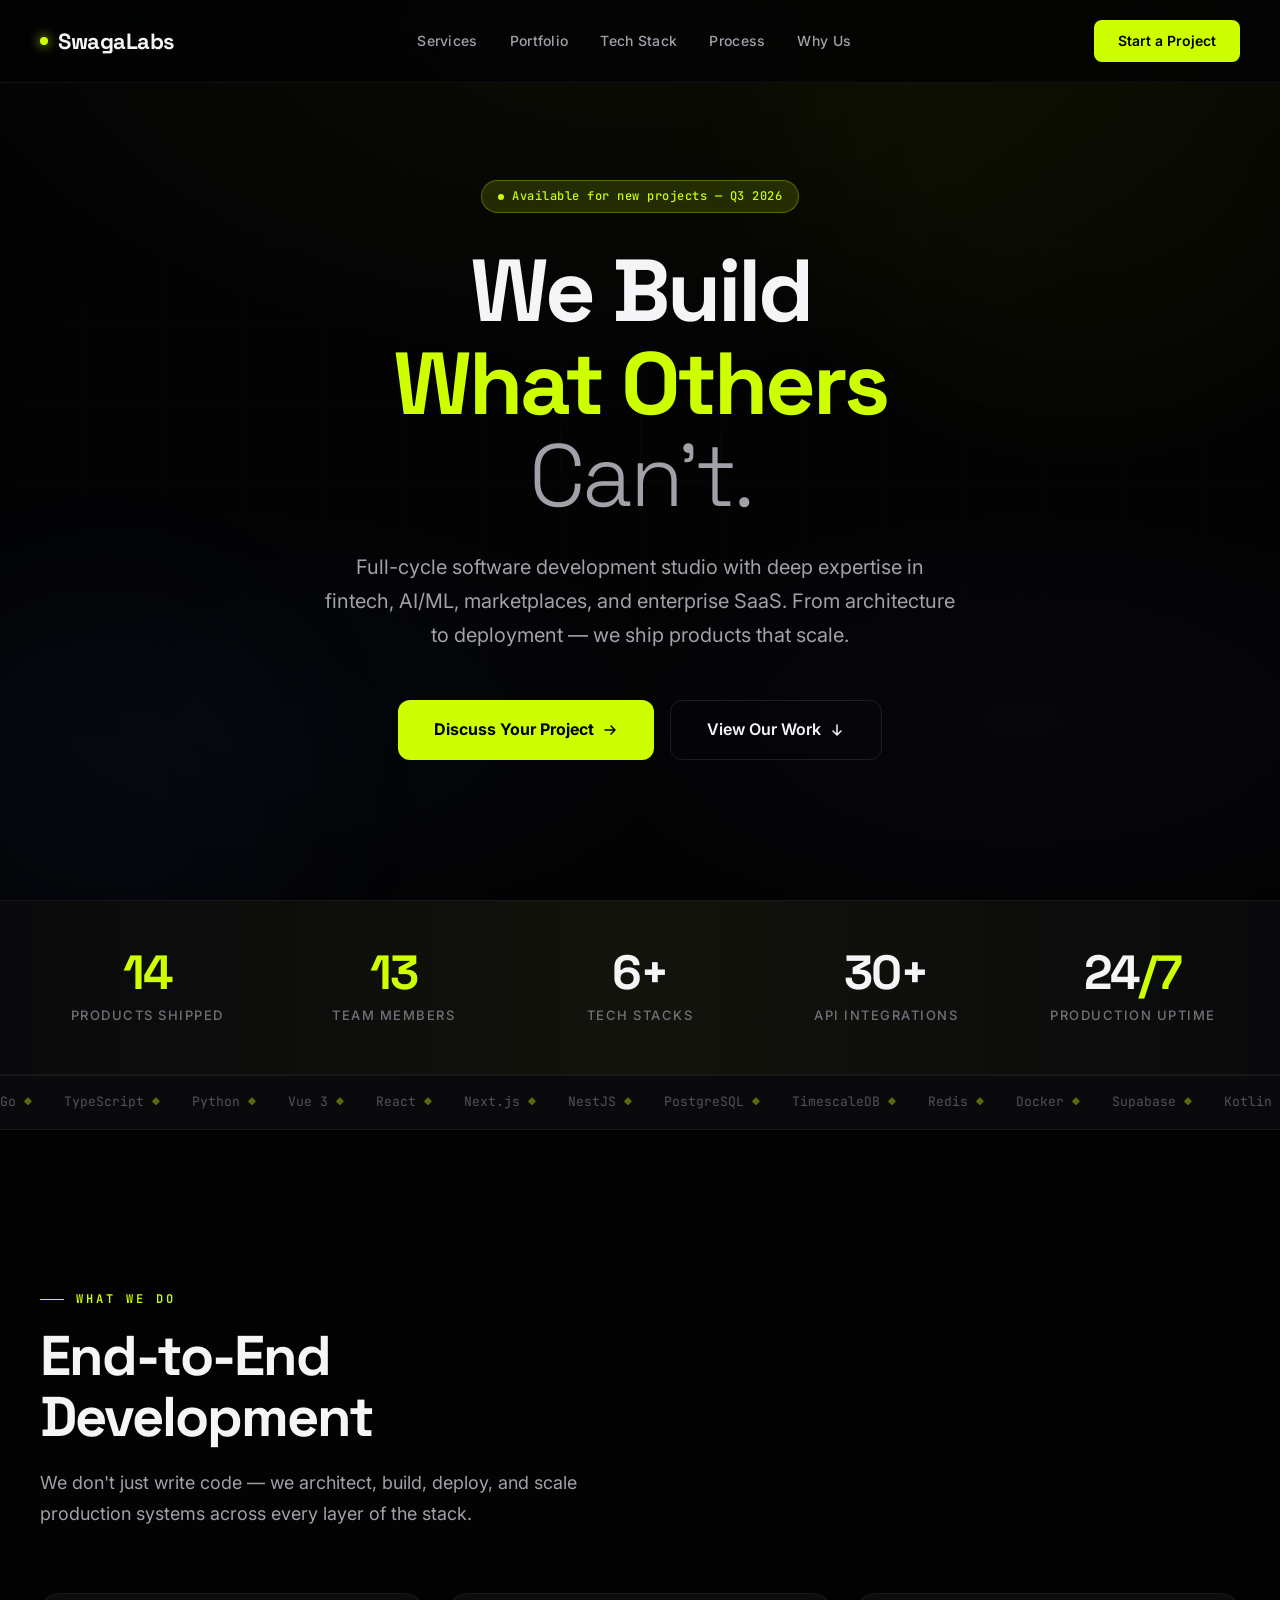
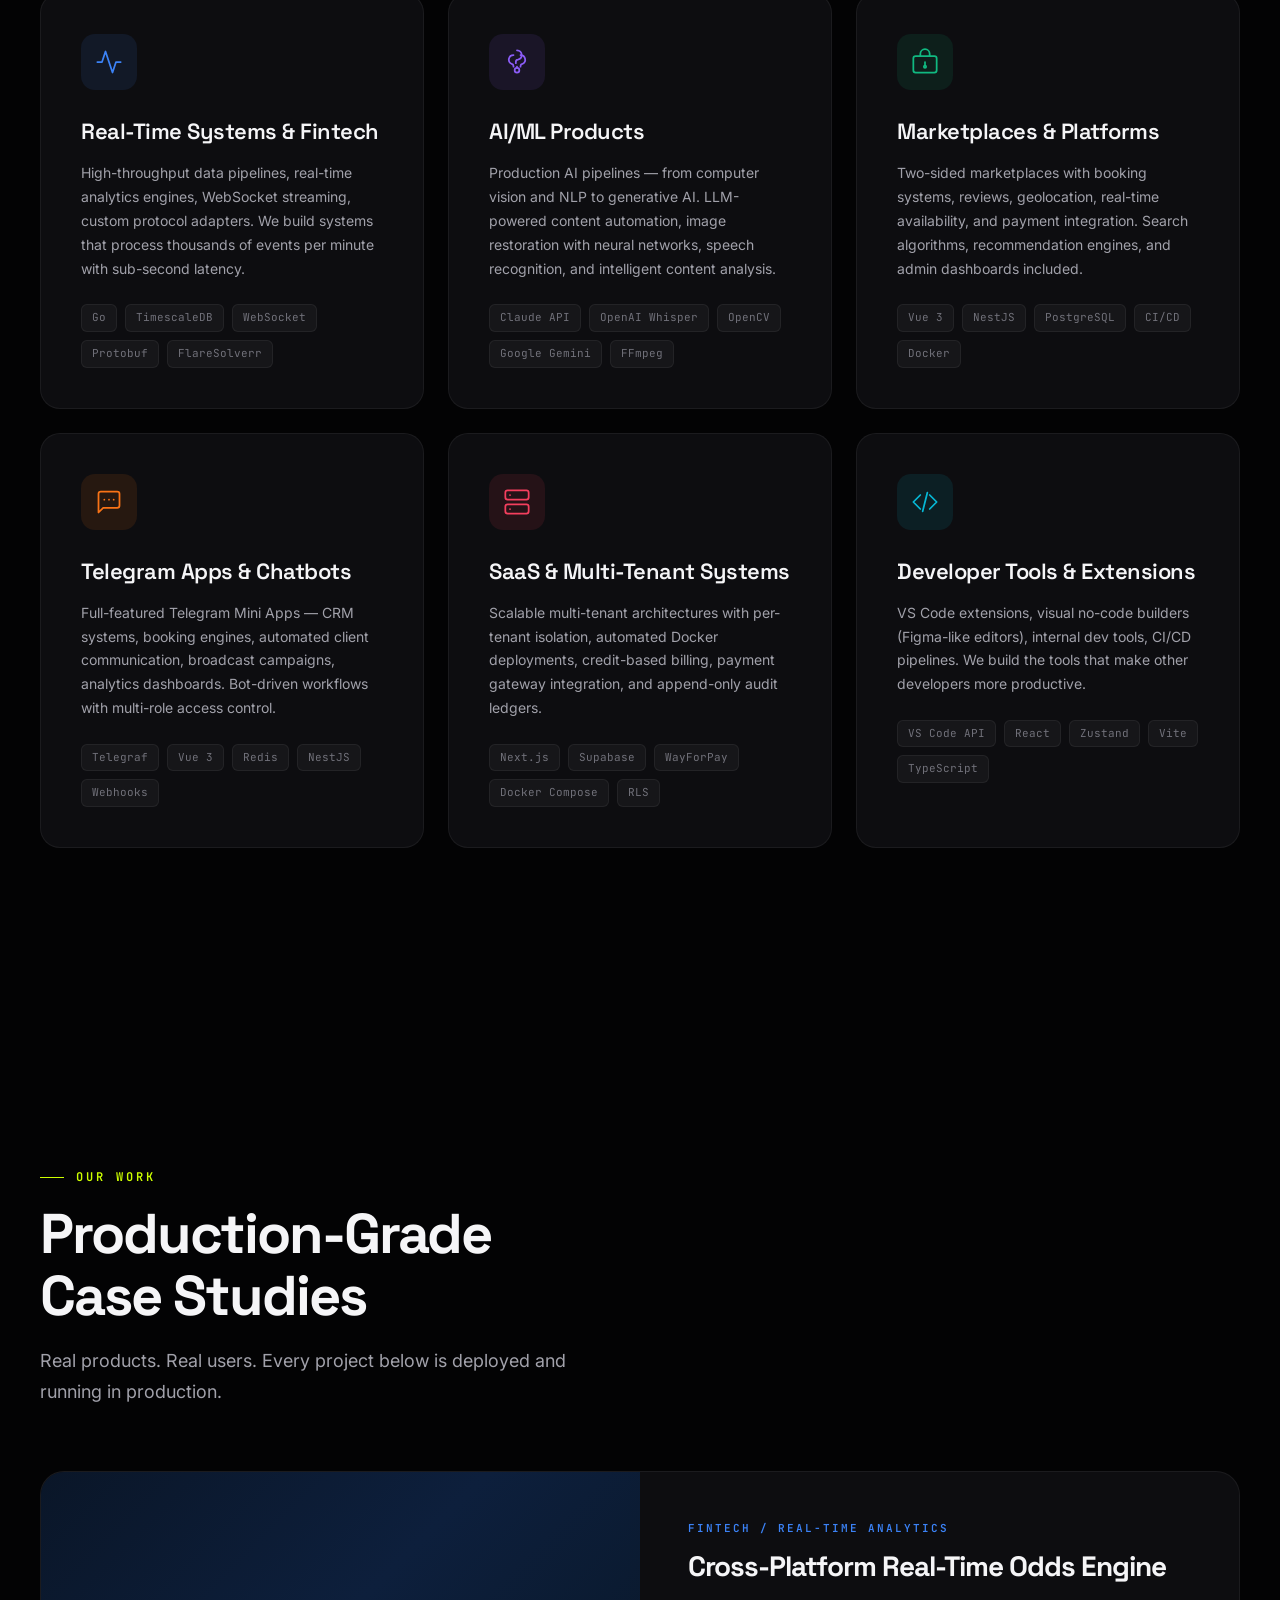
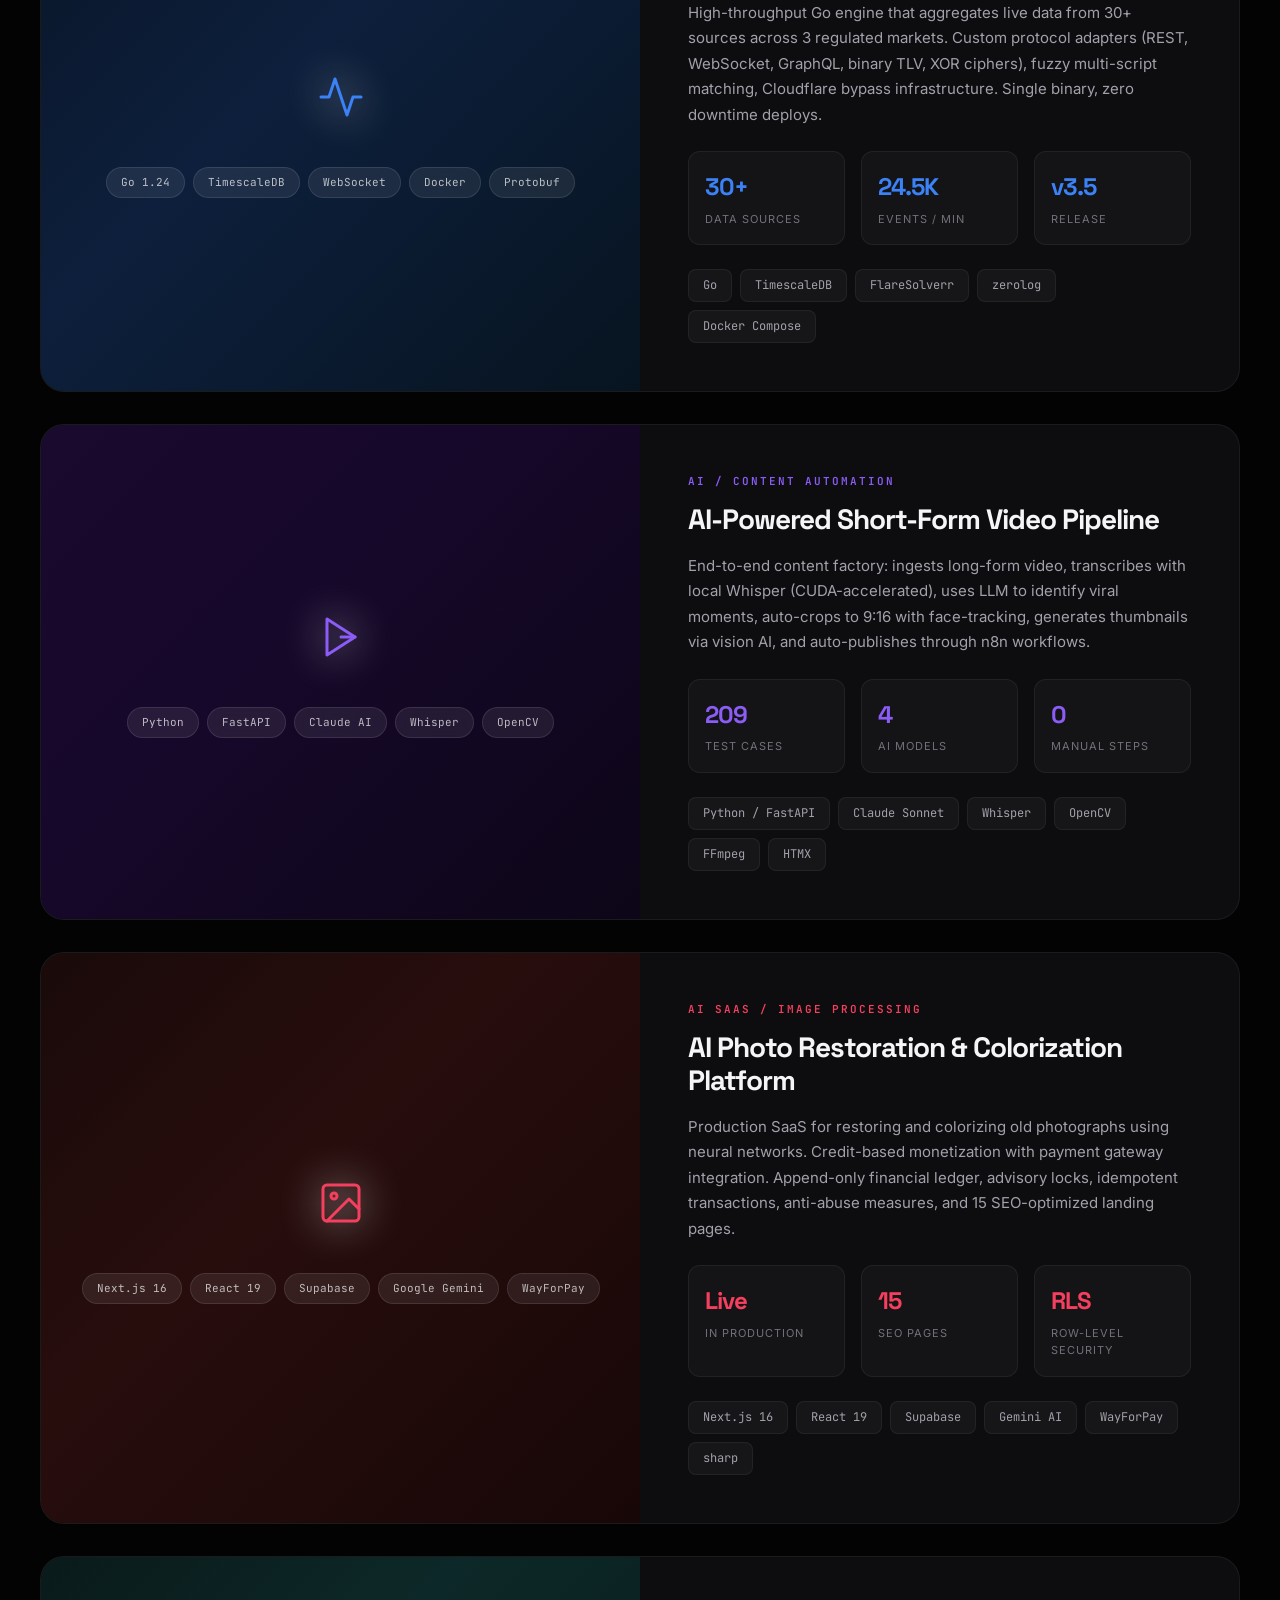
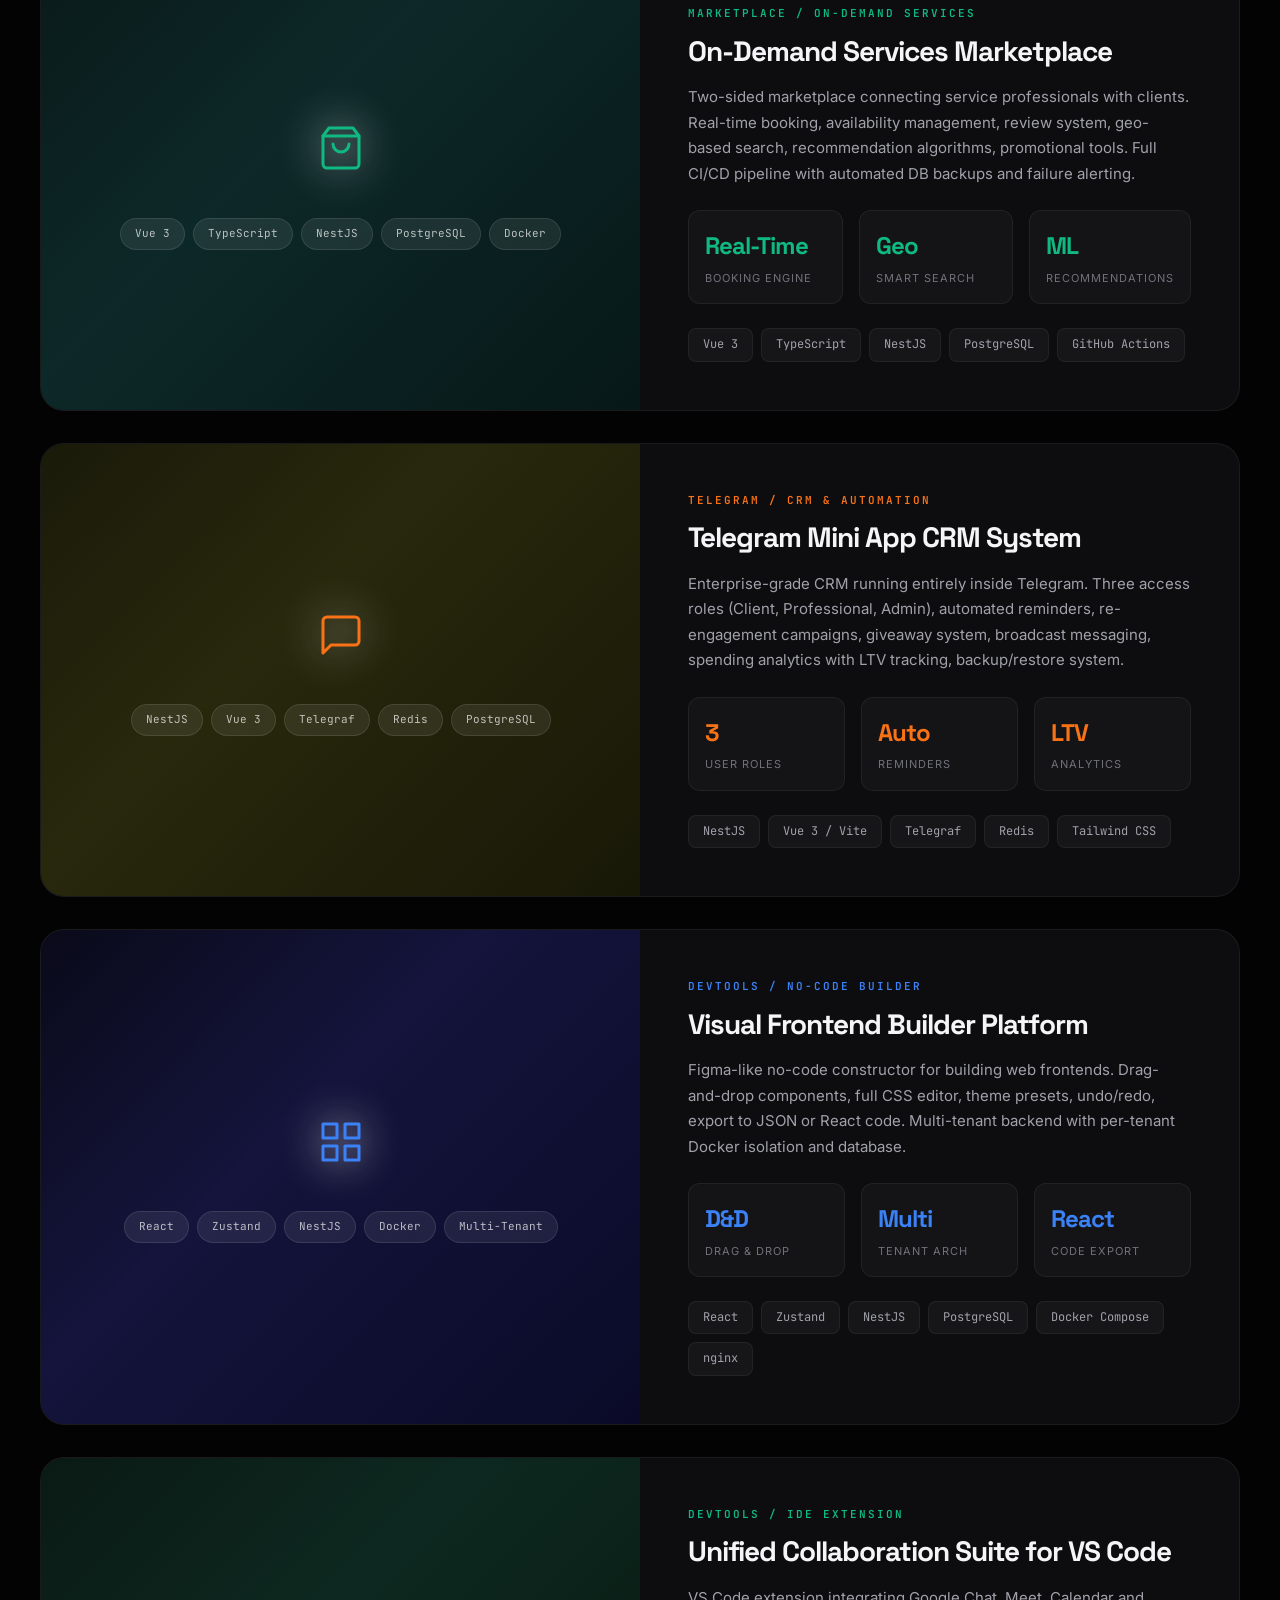
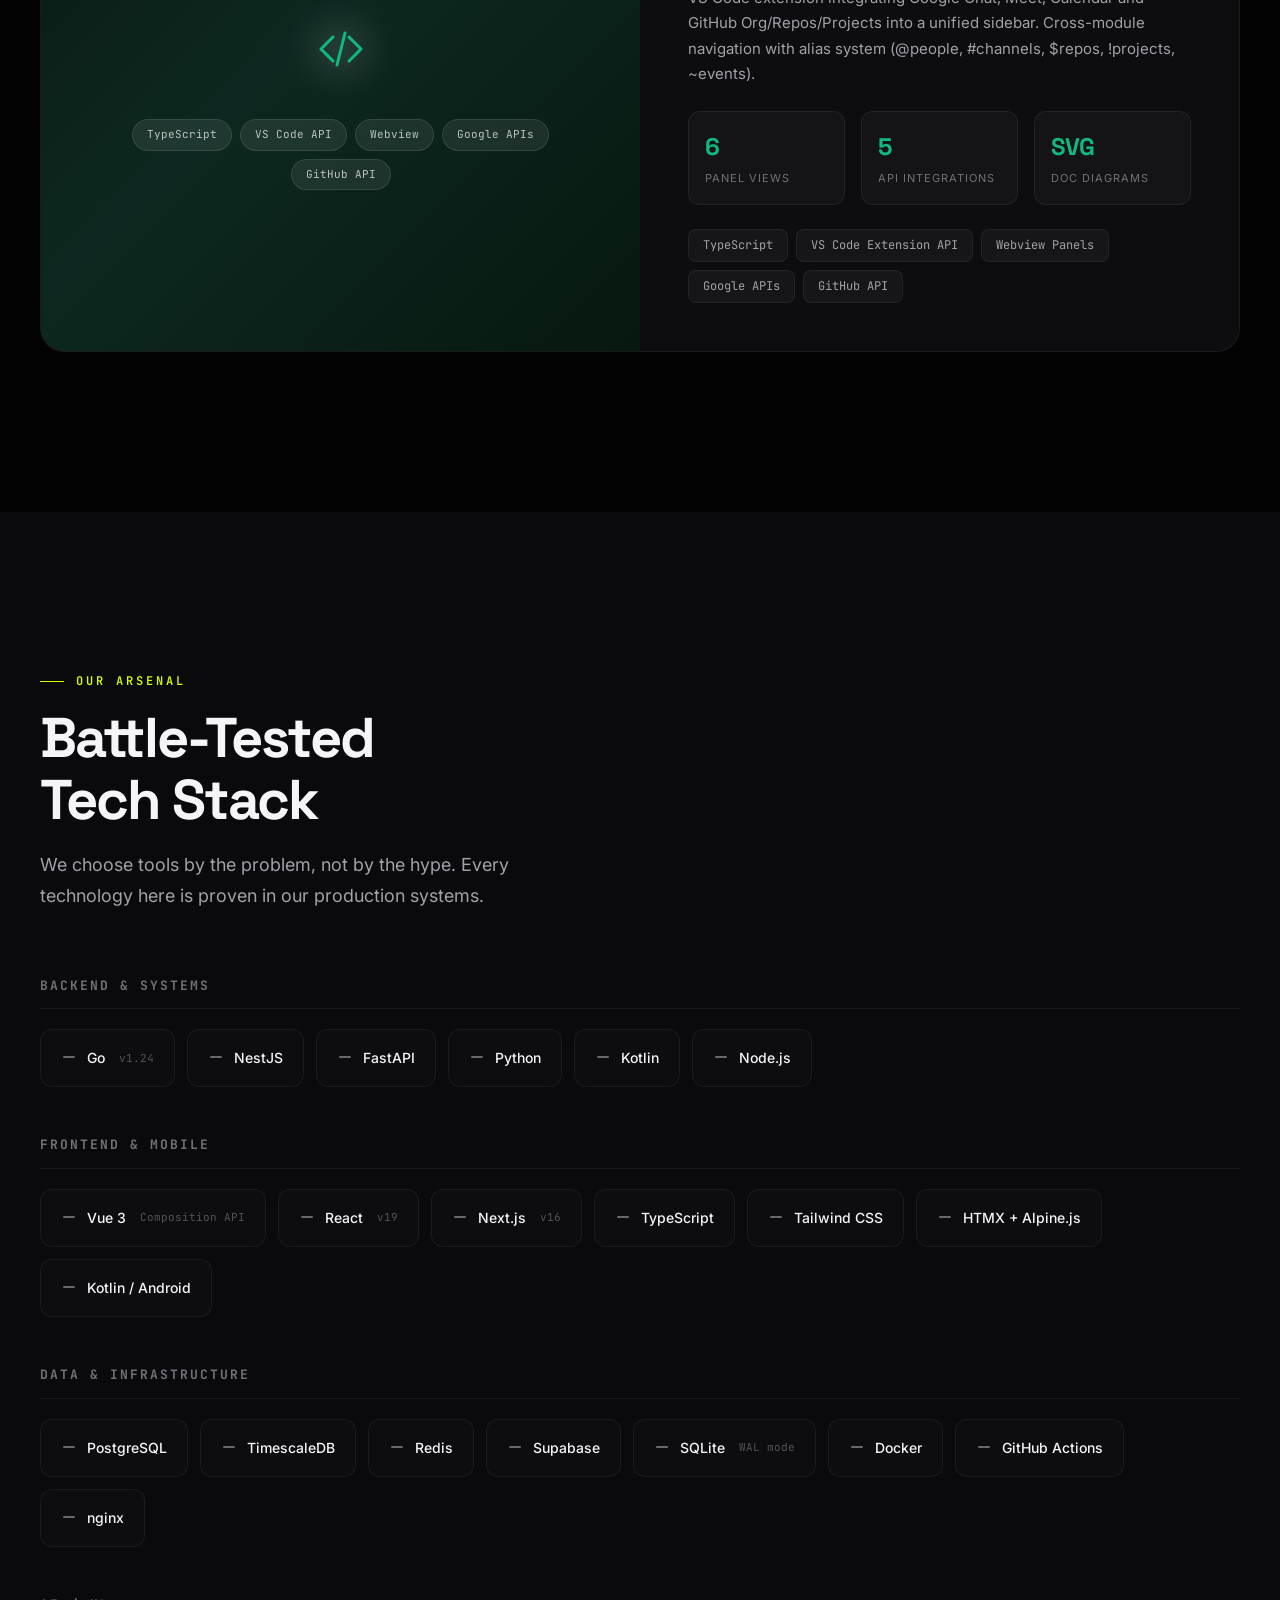
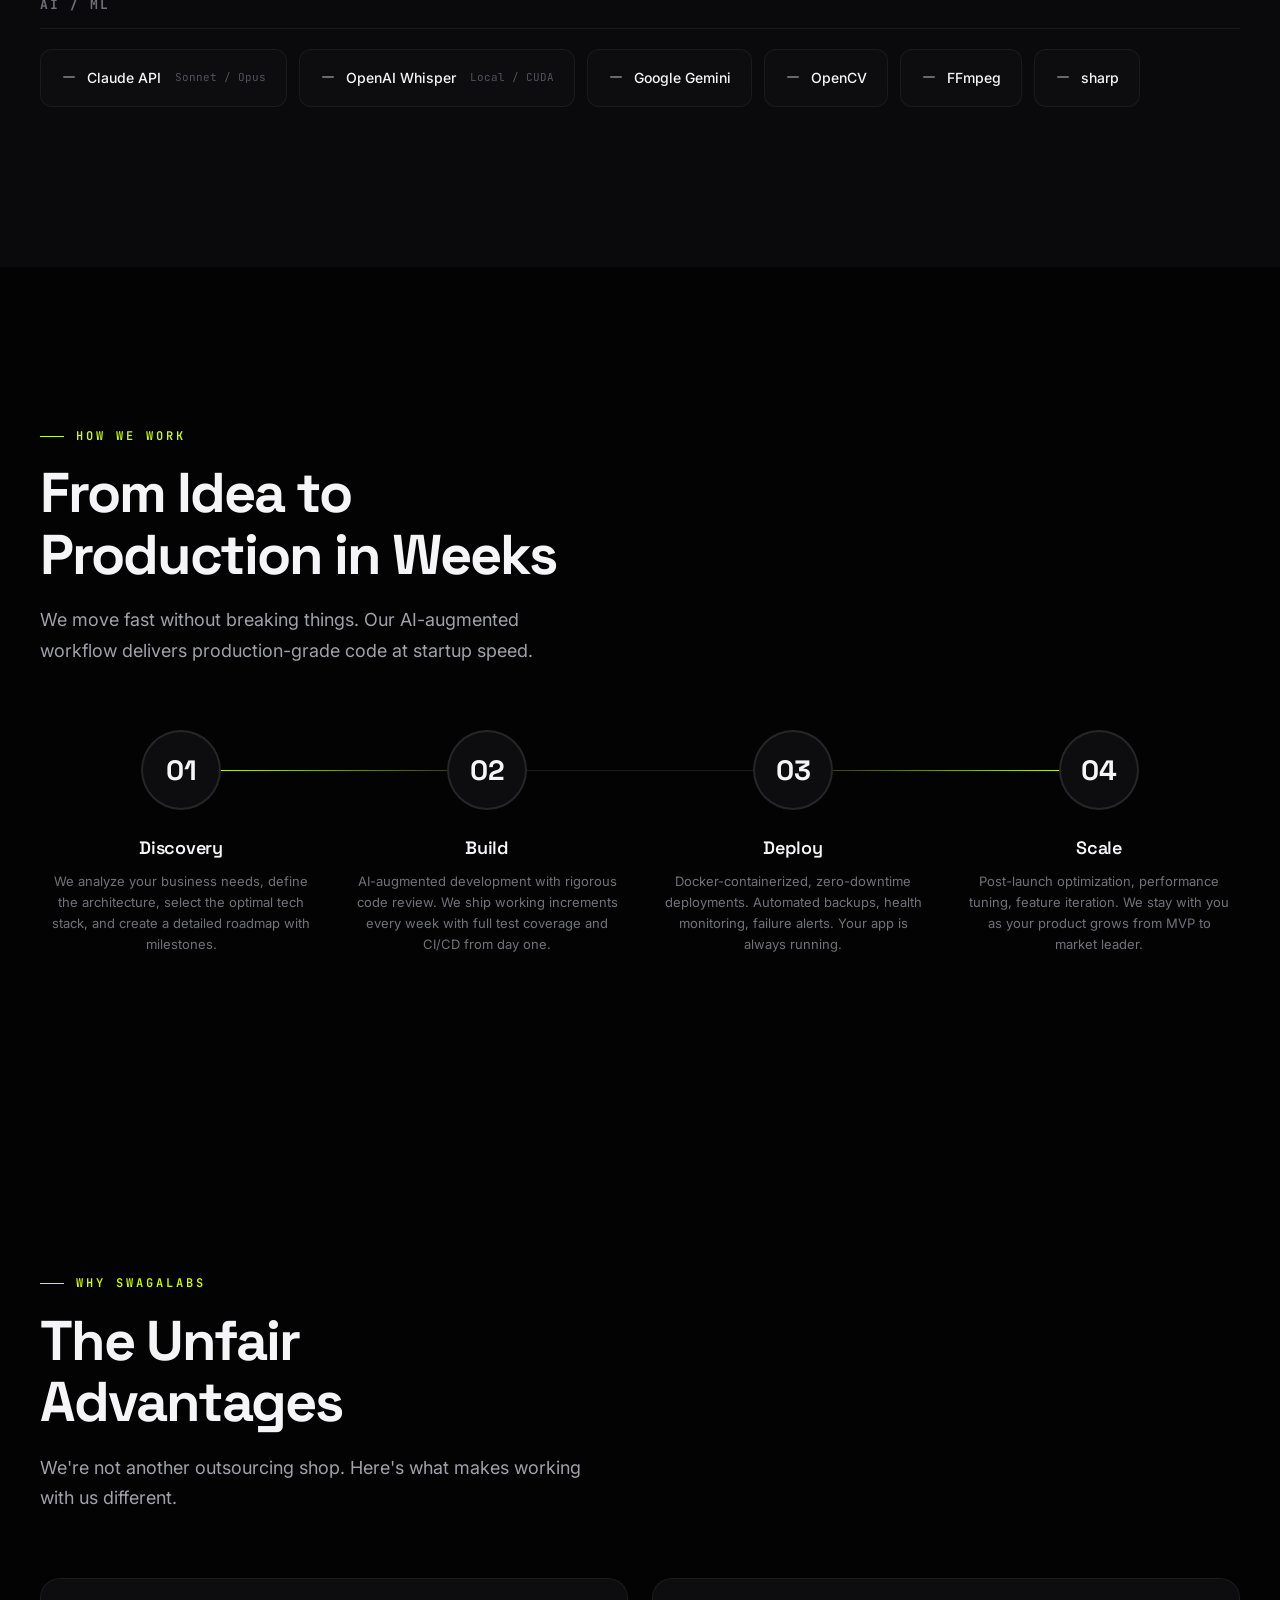
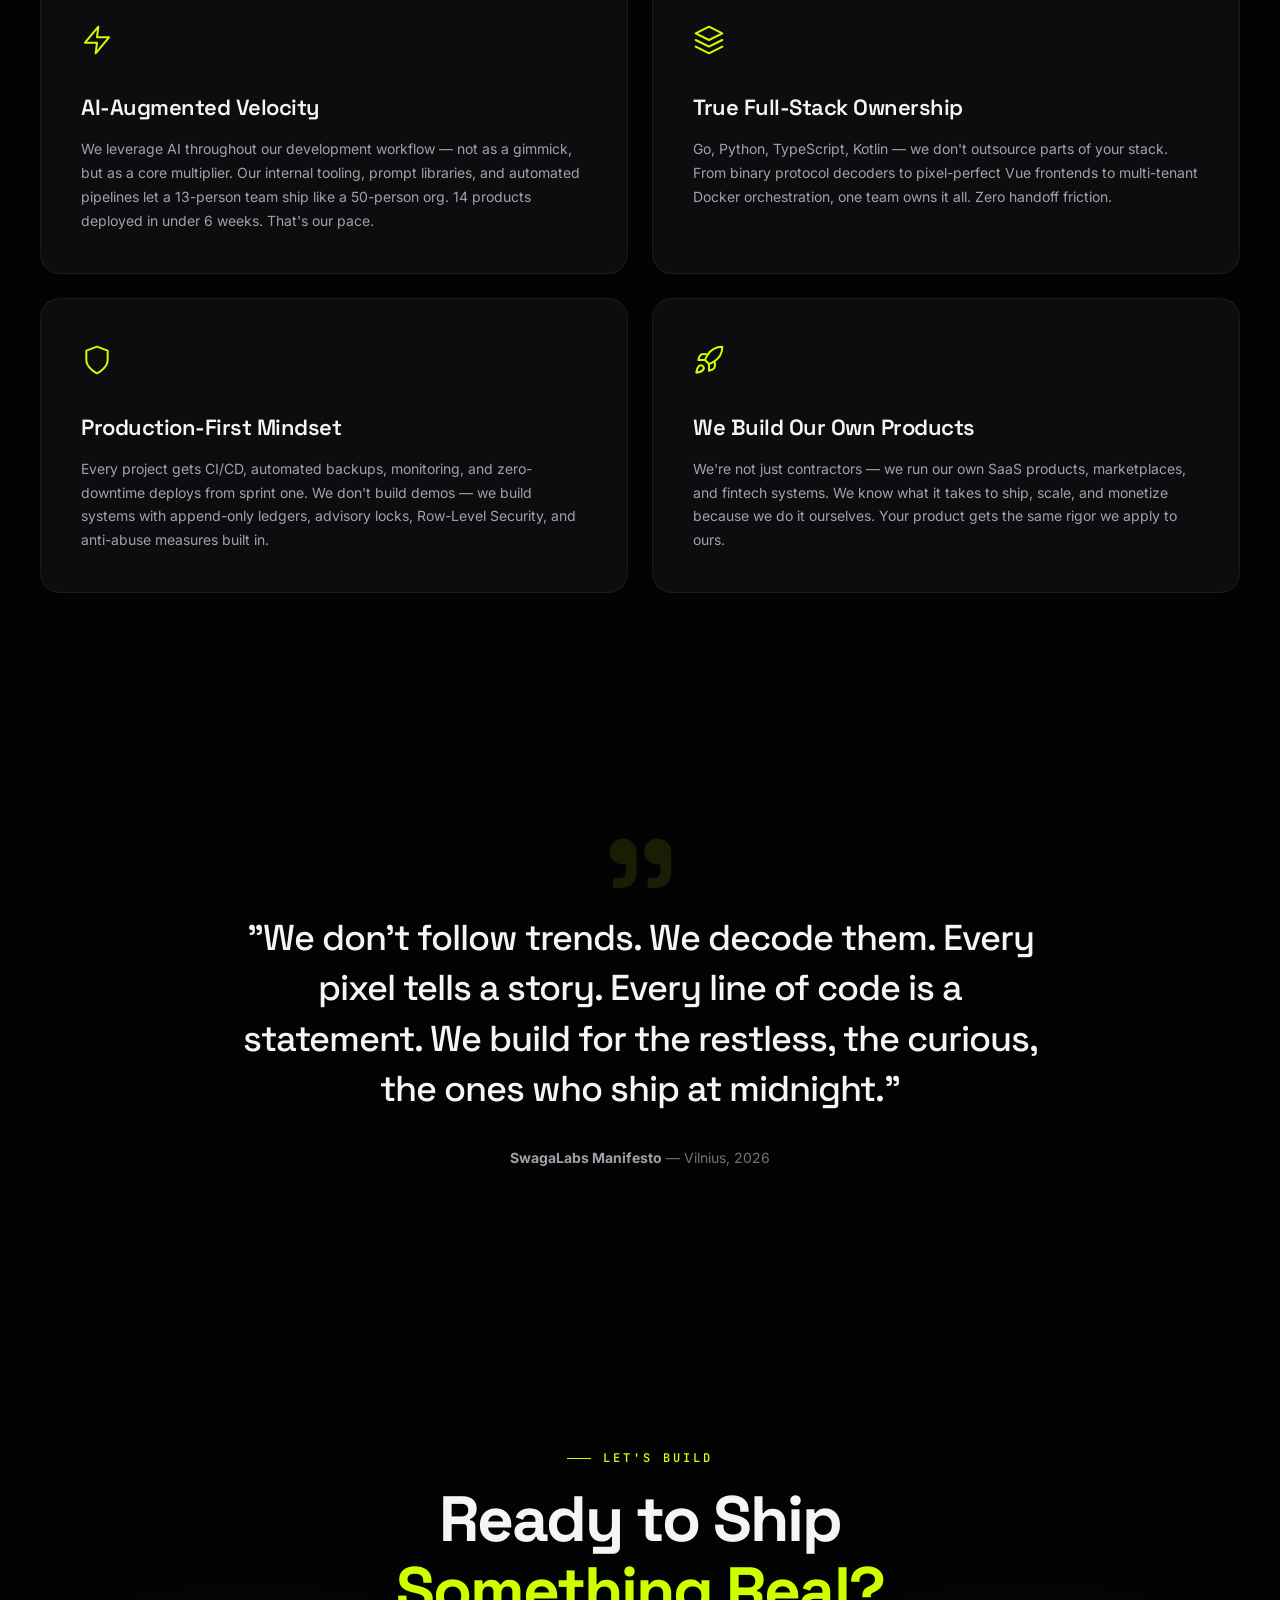
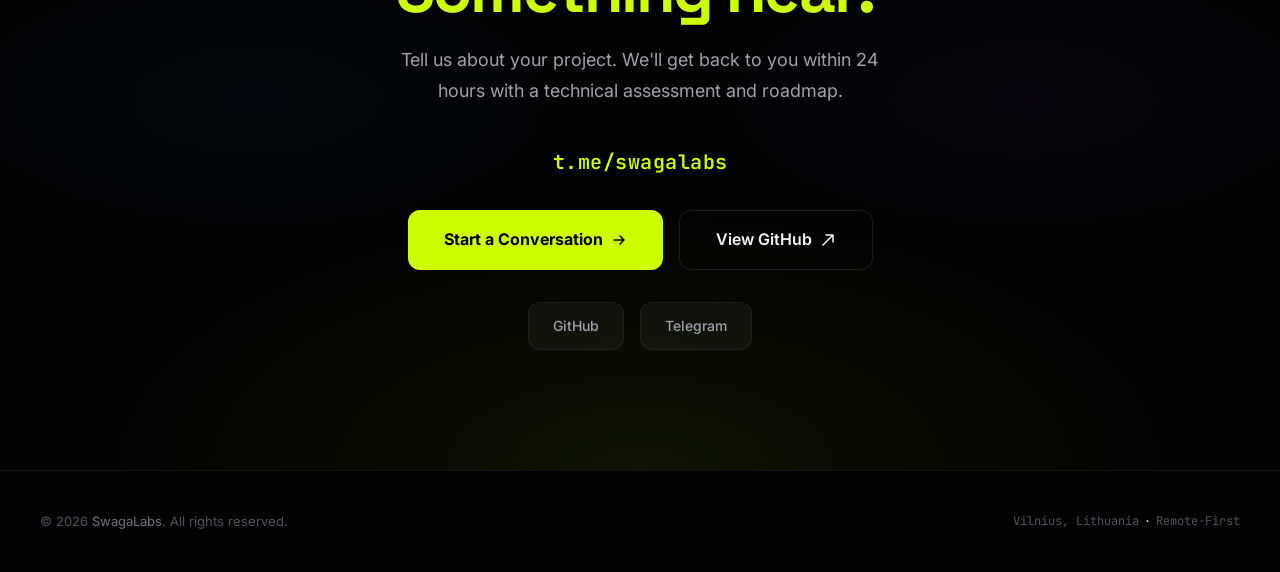
<file: portfolio.html>
<!DOCTYPE html>
<html lang="en">
<head>
    <meta charset="UTF-8">
    <meta name="viewport" content="width=device-width, initial-scale=1.0">
    <title>SwagaLabs — Full-Cycle Software Development Studio</title>
    <meta name="description" content="SwagaLabs is a full-cycle software development studio specializing in fintech, AI/ML, marketplaces, and enterprise solutions. 13-person team. 14 products shipped.">
    <meta property="og:title" content="SwagaLabs — We Build What Others Can't">
    <meta property="og:description" content="Full-cycle software development studio. Fintech · AI/ML · Marketplaces · SaaS · Mobile · DevTools">
    <meta property="og:type" content="website">
    <meta name="twitter:card" content="summary_large_image">
    <link rel="preconnect" href="https://fonts.googleapis.com">
    <link rel="preconnect" href="https://fonts.gstatic.com" crossorigin>
    <link href="https://fonts.googleapis.com/css2?family=Inter:wght@300;400;500;600;700;800;900&family=JetBrains+Mono:wght@400;500;600;700&family=Space+Grotesk:wght@400;500;600;700&display=swap" rel="stylesheet">
    <style>
        /* ═══════════════════════════════════════════════════════════════
           SwagaLabs Portfolio — Premium Dark Theme
           ═══════════════════════════════════════════════════════════════ */

        *, *::before, *::after { margin: 0; padding: 0; box-sizing: border-box; }

        :root {
            --bg-primary: #030304;
            --bg-secondary: #0A0A0C;
            --bg-tertiary: #111114;
            --bg-card: #0D0D10;
            --bg-card-hover: #141418;
            --border-subtle: rgba(255,255,255,0.06);
            --border-medium: rgba(255,255,255,0.1);
            --border-accent: rgba(205,255,0,0.3);

            --text-primary: #F5F5F7;
            --text-secondary: #A1A1AA;
            --text-tertiary: #71717A;
            --text-muted: #52525B;

            --accent: #CDFF00;
            --accent-dim: rgba(205,255,0,0.15);
            --accent-glow: rgba(205,255,0,0.08);
            --blue: #3B82F6;
            --purple: #8B5CF6;
            --emerald: #10B981;
            --orange: #F97316;
            --rose: #F43F5E;
            --cyan: #06B6D4;

            --font-display: 'Space Grotesk', sans-serif;
            --font-body: 'Inter', sans-serif;
            --font-mono: 'JetBrains Mono', monospace;

            --ease-out: cubic-bezier(0.16, 1, 0.3, 1);
            --ease-spring: cubic-bezier(0.34, 1.56, 0.64, 1);

            --container: 1280px;
            --section-gap: 160px;
        }

        html { scroll-behavior: smooth; -webkit-font-smoothing: antialiased; }

        body {
            font-family: var(--font-body);
            background: var(--bg-primary);
            color: var(--text-primary);
            line-height: 1.6;
            overflow-x: hidden;
        }

        ::selection { background: var(--accent); color: #000; }

        .container { max-width: var(--container); margin: 0 auto; padding: 0 40px; }

        /* ─── Scroll Progress ─── */
        .scroll-progress {
            position: fixed; top: 0; left: 0; height: 2px; z-index: 9999;
            background: var(--accent);
            transform-origin: left; transform: scaleX(0);
            transition: none;
        }

        /* ─── Navigation ─── */
        .nav {
            position: fixed; top: 0; left: 0; right: 0; z-index: 1000;
            padding: 20px 0;
            background: rgba(3,3,4,0.8);
            backdrop-filter: blur(20px) saturate(180%);
            -webkit-backdrop-filter: blur(20px) saturate(180%);
            border-bottom: 1px solid var(--border-subtle);
            transition: all 0.4s var(--ease-out);
        }

        .nav.scrolled { padding: 12px 0; }

        .nav-inner {
            max-width: var(--container); margin: 0 auto; padding: 0 40px;
            display: flex; align-items: center; justify-content: space-between;
        }

        .nav-logo {
            font-family: var(--font-display); font-weight: 700; font-size: 22px;
            letter-spacing: -0.5px; color: var(--text-primary); text-decoration: none;
            display: flex; align-items: center; gap: 10px;
        }

        .nav-logo .dot {
            width: 8px; height: 8px; border-radius: 50%; background: var(--accent);
            box-shadow: 0 0 12px var(--accent);
            animation: pulse-dot 2s infinite;
        }

        @keyframes pulse-dot {
            0%, 100% { opacity: 1; transform: scale(1); }
            50% { opacity: 0.6; transform: scale(0.8); }
        }

        .nav-links { display: flex; gap: 32px; list-style: none; }
        .nav-links a {
            color: var(--text-secondary); text-decoration: none; font-size: 14px;
            font-weight: 500; letter-spacing: 0.3px;
            transition: color 0.3s;
            position: relative;
        }
        .nav-links a::after {
            content: ''; position: absolute; bottom: -4px; left: 0;
            width: 0; height: 1.5px; background: var(--accent);
            transition: width 0.3s var(--ease-out);
        }
        .nav-links a:hover { color: var(--text-primary); }
        .nav-links a:hover::after { width: 100%; }

        .nav-cta {
            background: var(--accent); color: #000; border: none;
            padding: 10px 24px; border-radius: 8px; font-weight: 600;
            font-size: 14px; cursor: pointer; font-family: var(--font-body);
            transition: all 0.3s var(--ease-out);
            text-decoration: none;
        }
        .nav-cta:hover { transform: translateY(-1px); box-shadow: 0 4px 20px rgba(205,255,0,0.3); }

        /* ─── Hero ─── */
        .hero {
            min-height: 100vh; display: flex; align-items: center; justify-content: center;
            position: relative; padding: 140px 0 100px;
            overflow: hidden;
        }

        .hero-bg {
            position: absolute; inset: 0; z-index: 0;
        }

        .hero-bg::before {
            content: ''; position: absolute; inset: 0;
            background:
                radial-gradient(ellipse 80% 60% at 50% 0%, rgba(205,255,0,0.04) 0%, transparent 70%),
                radial-gradient(ellipse 60% 40% at 20% 80%, rgba(59,130,246,0.03) 0%, transparent 60%),
                radial-gradient(ellipse 60% 40% at 80% 80%, rgba(139,92,246,0.03) 0%, transparent 60%);
        }

        .hero-grid {
            position: absolute; inset: 0;
            background-image:
                linear-gradient(rgba(255,255,255,0.02) 1px, transparent 1px),
                linear-gradient(90deg, rgba(255,255,255,0.02) 1px, transparent 1px);
            background-size: 80px 80px;
            mask-image: radial-gradient(ellipse 70% 50% at 50% 50%, black, transparent);
        }

        .hero-content { position: relative; z-index: 1; text-align: center; max-width: 960px; }

        .hero-badge {
            display: inline-flex; align-items: center; gap: 8px;
            padding: 6px 16px; border-radius: 100px;
            background: var(--accent-dim); border: 1px solid var(--border-accent);
            font-family: var(--font-mono); font-size: 12px; font-weight: 500;
            color: var(--accent); letter-spacing: 0.5px;
            margin-bottom: 32px;
            opacity: 0; transform: translateY(20px);
            animation: fadeUp 0.8s 0.2s var(--ease-out) forwards;
        }

        .hero-badge .pulse {
            width: 6px; height: 6px; border-radius: 50%; background: var(--accent);
            animation: pulse-dot 1.5s infinite;
        }

        .hero h1 {
            font-family: var(--font-display); font-size: clamp(48px, 7vw, 88px);
            font-weight: 700; line-height: 1.05; letter-spacing: -3px;
            margin-bottom: 28px;
            opacity: 0; transform: translateY(30px);
            animation: fadeUp 0.8s 0.4s var(--ease-out) forwards;
        }

        .hero h1 .accent { color: var(--accent); }
        .hero h1 .thin { font-weight: 300; color: var(--text-secondary); }

        .hero-sub {
            font-size: clamp(16px, 2vw, 20px); color: var(--text-secondary);
            max-width: 640px; margin: 0 auto 48px; line-height: 1.7;
            opacity: 0; transform: translateY(30px);
            animation: fadeUp 0.8s 0.6s var(--ease-out) forwards;
        }

        .hero-actions {
            display: flex; gap: 16px; justify-content: center; flex-wrap: wrap;
            opacity: 0; transform: translateY(30px);
            animation: fadeUp 0.8s 0.8s var(--ease-out) forwards;
        }

        .btn-primary {
            background: var(--accent); color: #000; border: none;
            padding: 16px 36px; border-radius: 12px; font-weight: 700;
            font-size: 16px; cursor: pointer; font-family: var(--font-body);
            transition: all 0.3s var(--ease-out);
            text-decoration: none; display: inline-flex; align-items: center; gap: 8px;
        }
        .btn-primary:hover { transform: translateY(-2px); box-shadow: 0 8px 32px rgba(205,255,0,0.3); }

        .btn-outline {
            background: transparent; color: var(--text-primary);
            border: 1px solid var(--border-medium);
            padding: 16px 36px; border-radius: 12px; font-weight: 600;
            font-size: 16px; cursor: pointer; font-family: var(--font-body);
            transition: all 0.3s var(--ease-out);
            text-decoration: none; display: inline-flex; align-items: center; gap: 8px;
        }
        .btn-outline:hover { border-color: var(--accent); color: var(--accent); transform: translateY(-2px); }

        @keyframes fadeUp {
            to { opacity: 1; transform: translateY(0); }
        }

        /* ─── Stats Bar ─── */
        .stats-bar {
            border-top: 1px solid var(--border-subtle);
            border-bottom: 1px solid var(--border-subtle);
            background: var(--bg-secondary);
            padding: 48px 0;
            position: relative;
            overflow: hidden;
        }

        .stats-bar::before {
            content: ''; position: absolute; inset: 0;
            background: linear-gradient(90deg, transparent, var(--accent-glow), transparent);
            opacity: 0.5;
        }

        .stats-grid {
            display: grid; grid-template-columns: repeat(5, 1fr); gap: 32px;
            position: relative; z-index: 1;
        }

        .stat-item { text-align: center; }

        .stat-number {
            font-family: var(--font-display); font-size: 48px; font-weight: 700;
            color: var(--text-primary); letter-spacing: -2px;
            line-height: 1;
        }
        .stat-number .accent-num { color: var(--accent); }

        .stat-label {
            font-size: 13px; color: var(--text-tertiary); margin-top: 8px;
            text-transform: uppercase; letter-spacing: 1.5px; font-weight: 500;
        }

        /* ─── Section Styles ─── */
        .section { padding: var(--section-gap) 0; position: relative; }

        .section-label {
            font-family: var(--font-mono); font-size: 12px; color: var(--accent);
            text-transform: uppercase; letter-spacing: 3px; font-weight: 600;
            margin-bottom: 16px;
            display: flex; align-items: center; gap: 12px;
        }
        .section-label::before {
            content: ''; width: 24px; height: 1px; background: var(--accent);
        }

        .section-title {
            font-family: var(--font-display); font-size: clamp(36px, 4.5vw, 56px);
            font-weight: 700; letter-spacing: -2px; line-height: 1.1;
            margin-bottom: 20px;
        }

        .section-desc {
            font-size: 18px; color: var(--text-secondary); max-width: 560px;
            line-height: 1.7; margin-bottom: 64px;
        }

        /* ─── Services ─── */
        .services-grid {
            display: grid; grid-template-columns: repeat(3, 1fr); gap: 24px;
        }

        .service-card {
            background: var(--bg-card);
            border: 1px solid var(--border-subtle);
            border-radius: 20px; padding: 40px;
            transition: all 0.4s var(--ease-out);
            position: relative; overflow: hidden;
        }

        .service-card::before {
            content: ''; position: absolute; top: 0; left: 0; right: 0;
            height: 1px;
            background: linear-gradient(90deg, transparent, var(--accent), transparent);
            opacity: 0; transition: opacity 0.4s;
        }

        .service-card:hover {
            border-color: var(--border-accent);
            background: var(--bg-card-hover);
            transform: translateY(-4px);
        }

        .service-card:hover::before { opacity: 1; }

        .service-icon {
            width: 56px; height: 56px; border-radius: 14px;
            display: flex; align-items: center; justify-content: center;
            font-size: 24px; margin-bottom: 24px;
            position: relative;
        }

        .service-icon::after {
            content: ''; position: absolute; inset: -4px;
            border-radius: 18px; opacity: 0.15;
        }

        .service-card h3 {
            font-family: var(--font-display); font-size: 22px; font-weight: 600;
            letter-spacing: -0.5px; margin-bottom: 12px;
        }

        .service-card p {
            color: var(--text-secondary); font-size: 14px; line-height: 1.7;
            margin-bottom: 24px;
        }

        .service-tags { display: flex; flex-wrap: wrap; gap: 8px; }
        .service-tag {
            font-family: var(--font-mono); font-size: 11px; padding: 4px 10px;
            border-radius: 6px; background: rgba(255,255,255,0.04);
            color: var(--text-tertiary); border: 1px solid var(--border-subtle);
        }

        /* ─── Case Studies / Portfolio ─── */
        .cases-grid { display: flex; flex-direction: column; gap: 32px; }

        .case-card {
            display: grid; grid-template-columns: 1fr 1fr; gap: 0;
            background: var(--bg-card); border: 1px solid var(--border-subtle);
            border-radius: 24px; overflow: hidden;
            transition: all 0.4s var(--ease-out);
        }

        .case-card:hover {
            border-color: var(--border-accent);
            transform: translateY(-4px);
            box-shadow: 0 20px 60px rgba(0,0,0,0.4);
        }

        .case-visual {
            position: relative; min-height: 360px;
            display: flex; align-items: center; justify-content: center;
            overflow: hidden;
        }

        .case-visual-inner {
            position: absolute; inset: 0;
            display: flex; flex-direction: column; align-items: center;
            justify-content: center; gap: 16px; padding: 40px;
        }

        .case-visual .case-icon {
            font-size: 48px; margin-bottom: 8px;
            filter: drop-shadow(0 0 20px currentColor);
        }

        .case-visual .case-tech-visual {
            display: flex; flex-wrap: wrap; gap: 8px; justify-content: center;
        }

        .case-visual .tech-pill {
            font-family: var(--font-mono); font-size: 11px;
            padding: 6px 14px; border-radius: 100px;
            background: rgba(255,255,255,0.08); color: rgba(255,255,255,0.7);
            border: 1px solid rgba(255,255,255,0.1);
            backdrop-filter: blur(10px);
        }

        .case-content { padding: 48px; display: flex; flex-direction: column; justify-content: center; }

        .case-category {
            font-family: var(--font-mono); font-size: 11px;
            text-transform: uppercase; letter-spacing: 2px;
            margin-bottom: 12px; font-weight: 600;
        }

        .case-content h3 {
            font-family: var(--font-display); font-size: 28px;
            font-weight: 700; letter-spacing: -1px; margin-bottom: 16px;
            line-height: 1.2;
        }

        .case-content p {
            color: var(--text-secondary); font-size: 15px; line-height: 1.7;
            margin-bottom: 24px;
        }

        .case-metrics {
            display: grid; grid-template-columns: repeat(3, 1fr); gap: 16px;
            margin-bottom: 24px;
        }

        .case-metric {
            padding: 16px; border-radius: 12px;
            background: rgba(255,255,255,0.03);
            border: 1px solid var(--border-subtle);
        }

        .case-metric-value {
            font-family: var(--font-display); font-size: 24px; font-weight: 700;
            letter-spacing: -1px; margin-bottom: 4px;
        }

        .case-metric-label {
            font-size: 11px; color: var(--text-tertiary);
            text-transform: uppercase; letter-spacing: 1px;
        }

        .case-stack { display: flex; flex-wrap: wrap; gap: 8px; }
        .case-stack-item {
            font-family: var(--font-mono); font-size: 12px;
            padding: 6px 14px; border-radius: 8px;
            background: rgba(255,255,255,0.04);
            color: var(--text-secondary); border: 1px solid var(--border-subtle);
        }

        /* ─── Tech Stack ─── */
        .tech-section { background: var(--bg-secondary); }

        .tech-categories { display: flex; flex-direction: column; gap: 48px; }

        .tech-category h3 {
            font-family: var(--font-mono); font-size: 13px; color: var(--text-tertiary);
            text-transform: uppercase; letter-spacing: 2px; margin-bottom: 20px;
            padding-bottom: 12px; border-bottom: 1px solid var(--border-subtle);
        }

        .tech-items { display: flex; flex-wrap: wrap; gap: 12px; }

        .tech-item {
            display: flex; align-items: center; gap: 10px;
            padding: 12px 20px; border-radius: 12px;
            background: var(--bg-card); border: 1px solid var(--border-subtle);
            transition: all 0.3s var(--ease-out);
            cursor: default;
        }

        .tech-item:hover {
            border-color: var(--border-accent);
            background: var(--bg-card-hover);
            transform: translateY(-2px);
        }

        .tech-item-icon { font-size: 20px; }

        .tech-item-name {
            font-size: 14px; font-weight: 500; color: var(--text-primary);
        }

        .tech-item-exp {
            font-family: var(--font-mono); font-size: 11px; color: var(--text-muted);
            margin-left: 4px;
        }

        /* ─── Process ─── */
        .process-grid {
            display: grid; grid-template-columns: repeat(4, 1fr); gap: 24px;
            position: relative;
        }

        .process-grid::before {
            content: ''; position: absolute; top: 40px;
            left: calc(12.5% + 12px); right: calc(12.5% + 12px);
            height: 1px;
            background: linear-gradient(90deg, var(--accent), var(--border-medium), var(--border-medium), var(--accent));
            z-index: 0;
        }

        .process-step {
            text-align: center; position: relative; z-index: 1;
            padding: 0 8px;
        }

        .process-step-num {
            width: 80px; height: 80px; border-radius: 50%;
            display: flex; align-items: center; justify-content: center;
            margin: 0 auto 24px;
            font-family: var(--font-display); font-size: 28px; font-weight: 700;
            background: var(--bg-card); border: 2px solid var(--border-medium);
            color: var(--text-primary);
            transition: all 0.4s var(--ease-out);
        }

        .process-step:hover .process-step-num {
            border-color: var(--accent);
            box-shadow: 0 0 30px var(--accent-dim);
            color: var(--accent);
        }

        .process-step h3 {
            font-family: var(--font-display); font-size: 18px; font-weight: 600;
            margin-bottom: 8px; letter-spacing: -0.3px;
        }

        .process-step p {
            font-size: 13px; color: var(--text-tertiary); line-height: 1.6;
        }

        /* ─── Why Us ─── */
        .why-grid { display: grid; grid-template-columns: repeat(2, 1fr); gap: 24px; }

        .why-card {
            padding: 40px; border-radius: 20px;
            background: var(--bg-card); border: 1px solid var(--border-subtle);
            transition: all 0.4s var(--ease-out);
        }

        .why-card:hover {
            border-color: var(--border-accent);
            transform: translateY(-4px);
        }

        .why-card-icon { font-size: 32px; margin-bottom: 20px; }

        .why-card h3 {
            font-family: var(--font-display); font-size: 22px; font-weight: 600;
            letter-spacing: -0.5px; margin-bottom: 12px;
        }

        .why-card p {
            color: var(--text-secondary); font-size: 14px; line-height: 1.7;
        }

        /* ─── Testimonial / Quote ─── */
        .quote-section {
            text-align: center; padding: var(--section-gap) 0;
            position: relative;
        }

        .quote-section::before {
            content: '"'; font-family: var(--font-display);
            font-size: 200px; color: var(--accent); opacity: 0.1;
            position: absolute; top: 60px; left: 50%; transform: translateX(-50%);
            line-height: 1;
        }

        .quote-text {
            font-family: var(--font-display); font-size: clamp(24px, 3vw, 36px);
            font-weight: 500; letter-spacing: -1px; line-height: 1.4;
            max-width: 800px; margin: 0 auto 32px;
            color: var(--text-primary);
        }

        .quote-author {
            font-size: 14px; color: var(--text-tertiary);
        }

        .quote-author strong { color: var(--text-secondary); }

        /* ─── CTA ─── */
        .cta-section {
            padding: 120px 0; text-align: center;
            position: relative; overflow: hidden;
        }

        .cta-section::before {
            content: ''; position: absolute; inset: 0;
            background:
                radial-gradient(ellipse 60% 50% at 50% 100%, rgba(205,255,0,0.06) 0%, transparent 70%),
                radial-gradient(ellipse 40% 30% at 20% 50%, rgba(59,130,246,0.03) 0%, transparent 60%),
                radial-gradient(ellipse 40% 30% at 80% 50%, rgba(139,92,246,0.03) 0%, transparent 60%);
        }

        .cta-content { position: relative; z-index: 1; }

        .cta-content h2 {
            font-family: var(--font-display); font-size: clamp(36px, 5vw, 64px);
            font-weight: 700; letter-spacing: -2px; margin-bottom: 20px;
            line-height: 1.1;
        }

        .cta-content p {
            font-size: 18px; color: var(--text-secondary); max-width: 480px;
            margin: 0 auto 40px; line-height: 1.7;
        }

        .cta-email {
            font-family: var(--font-mono); font-size: 20px; font-weight: 600;
            color: var(--accent); letter-spacing: 0.5px; margin-bottom: 32px;
            display: block;
            text-decoration: none;
        }

        .cta-email:hover { text-decoration: underline; }

        .cta-channels {
            display: flex; gap: 16px; justify-content: center; flex-wrap: wrap;
            margin-top: 24px;
        }

        .cta-channel {
            display: flex; align-items: center; gap: 8px;
            padding: 12px 24px; border-radius: 12px;
            background: rgba(255,255,255,0.04);
            border: 1px solid var(--border-subtle);
            color: var(--text-secondary); font-size: 14px; font-weight: 500;
            text-decoration: none;
            transition: all 0.3s var(--ease-out);
        }

        .cta-channel:hover {
            border-color: var(--border-accent);
            color: var(--text-primary);
            transform: translateY(-2px);
        }

        /* ─── Footer ─── */
        .footer {
            padding: 40px 0;
            border-top: 1px solid var(--border-subtle);
        }

        .footer-inner {
            display: flex; justify-content: space-between; align-items: center;
        }

        .footer-text { font-size: 13px; color: var(--text-muted); }
        .footer-text a { color: var(--text-tertiary); text-decoration: none; }
        .footer-text a:hover { color: var(--accent); }

        .footer-location {
            font-family: var(--font-mono); font-size: 12px; color: var(--text-muted);
            display: flex; align-items: center; gap: 6px;
        }

        /* ─── Animations ─── */
        .reveal {
            opacity: 0; transform: translateY(40px);
            transition: all 0.8s var(--ease-out);
        }
        .reveal.visible { opacity: 1; transform: translateY(0); }

        .reveal-delay-1 { transition-delay: 0.1s; }
        .reveal-delay-2 { transition-delay: 0.2s; }
        .reveal-delay-3 { transition-delay: 0.3s; }
        .reveal-delay-4 { transition-delay: 0.4s; }
        .reveal-delay-5 { transition-delay: 0.5s; }

        /* ─── Mobile Nav ─── */
        .nav-toggle { display: none; background: none; border: none; cursor: pointer; padding: 8px; }
        .nav-toggle span {
            display: block; width: 24px; height: 2px; background: var(--text-primary);
            margin: 5px 0; transition: all 0.3s;
        }

        /* ─── Responsive ─── */
        @media (max-width: 1024px) {
            .services-grid { grid-template-columns: repeat(2, 1fr); }
            .process-grid { grid-template-columns: repeat(2, 1fr); gap: 40px; }
            .process-grid::before { display: none; }
            .stats-grid { grid-template-columns: repeat(3, 1fr); gap: 24px; }
            .case-card { grid-template-columns: 1fr; }
            .case-visual { min-height: 240px; }
        }

        @media (max-width: 768px) {
            :root { --section-gap: 100px; }
            .container { padding: 0 24px; }
            .nav-inner { padding: 0 24px; }
            .nav-links { display: none; }
            .nav-toggle { display: block; }
            .services-grid { grid-template-columns: 1fr; }
            .stats-grid { grid-template-columns: repeat(2, 1fr); }
            .why-grid { grid-template-columns: 1fr; }
            .process-grid { grid-template-columns: 1fr; }
            .case-metrics { grid-template-columns: repeat(2, 1fr); }
        }

        @media (max-width: 480px) {
            .stats-grid { grid-template-columns: 1fr; }
            .case-metrics { grid-template-columns: 1fr; }
            .hero-actions { flex-direction: column; align-items: center; }
        }

        /* ─── Case visual gradients ─── */
        .case-gradient-1 {
            background: linear-gradient(135deg, #0a1628 0%, #0d1f3c 40%, #071420 100%);
        }
        .case-gradient-2 {
            background: linear-gradient(135deg, #1a0a2e 0%, #16082a 40%, #0d0618 100%);
        }
        .case-gradient-3 {
            background: linear-gradient(135deg, #0a1a1a 0%, #0d2828 40%, #071818 100%);
        }
        .case-gradient-4 {
            background: linear-gradient(135deg, #1a1a0a 0%, #28280d 40%, #181807 100%);
        }
        .case-gradient-5 {
            background: linear-gradient(135deg, #1a0a0a 0%, #280d0d 40%, #180707 100%);
        }
        .case-gradient-6 {
            background: linear-gradient(135deg, #0a0a1a 0%, #14143c 40%, #0a0a28 100%);
        }
        .case-gradient-7 {
            background: linear-gradient(135deg, #0a1a14 0%, #0d2820 40%, #07180f 100%);
        }

        /* ─── Floating orbs ─── */
        .orb {
            position: absolute; border-radius: 50%; filter: blur(80px);
            pointer-events: none;
            animation: float 20s infinite ease-in-out;
        }

        @keyframes float {
            0%, 100% { transform: translate(0, 0); }
            33% { transform: translate(30px, -30px); }
            66% { transform: translate(-20px, 20px); }
        }

        /* ─── Ticker ─── */
        .ticker {
            overflow: hidden; padding: 16px 0;
            border-top: 1px solid var(--border-subtle);
            border-bottom: 1px solid var(--border-subtle);
            background: var(--bg-secondary);
        }

        .ticker-track {
            display: flex; gap: 32px; width: max-content;
            animation: scroll-ticker 40s linear infinite;
        }

        .ticker-track:hover { animation-play-state: paused; }

        .ticker-item {
            font-family: var(--font-mono); font-size: 13px;
            color: var(--text-muted); white-space: nowrap;
            display: flex; align-items: center; gap: 8px;
        }

        .ticker-item .sep { color: var(--accent); opacity: 0.4; }

        @keyframes scroll-ticker {
            to { transform: translateX(-50%); }
        }
    </style>
</head>
<body>

<!-- Scroll Progress -->
<div class="scroll-progress" id="scrollProgress"></div>

<!-- Navigation -->
<nav class="nav" id="nav">
    <div class="nav-inner">
        <a href="#" class="nav-logo">
            <span class="dot"></span>
            SwagaLabs
        </a>
        <ul class="nav-links">
            <li><a href="#services">Services</a></li>
            <li><a href="#portfolio">Portfolio</a></li>
            <li><a href="#stack">Tech Stack</a></li>
            <li><a href="#process">Process</a></li>
            <li><a href="#why">Why Us</a></li>
        </ul>
        <a href="https://t.me/swagalabs" class="nav-cta" target="_blank" rel="noopener">Start a Project</a>
        <button class="nav-toggle" id="navToggle" aria-label="Toggle menu">
            <span></span><span></span><span></span>
        </button>
    </div>
</nav>

<!-- Hero -->
<section class="hero" id="hero">
    <div class="hero-bg">
        <div class="hero-grid"></div>
        <div class="orb" style="width: 600px; height: 600px; background: rgba(205,255,0,0.03); top: -200px; right: -100px;"></div>
        <div class="orb" style="width: 400px; height: 400px; background: rgba(59,130,246,0.03); bottom: -100px; left: -100px; animation-delay: -7s;"></div>
    </div>
    <div class="container">
        <div class="hero-content">
            <div class="hero-badge">
                <span class="pulse"></span>
                Available for new projects — Q3 2026
            </div>
            <h1>
                We Build<br>
                <span class="accent">What Others</span><br>
                <span class="thin">Can't.</span>
            </h1>
            <p class="hero-sub">
                Full-cycle software development studio with deep expertise in
                fintech, AI/ML, marketplaces, and enterprise SaaS.
                From architecture to deployment — we ship products that scale.
            </p>
            <div class="hero-actions">
                <a href="https://t.me/swagalabs" class="btn-primary" target="_blank" rel="noopener">
                    Discuss Your Project
                    <svg width="16" height="16" viewBox="0 0 16 16" fill="none"><path d="M3 8h10M9 4l4 4-4 4" stroke="currentColor" stroke-width="1.5" stroke-linecap="round" stroke-linejoin="round"/></svg>
                </a>
                <a href="#portfolio" class="btn-outline">
                    View Our Work
                    <svg width="16" height="16" viewBox="0 0 16 16" fill="none"><path d="M8 3v10M4 9l4 4 4-4" stroke="currentColor" stroke-width="1.5" stroke-linecap="round" stroke-linejoin="round"/></svg>
                </a>
            </div>
        </div>
    </div>
</section>

<!-- Stats Bar -->
<div class="stats-bar">
    <div class="container">
        <div class="stats-grid">
            <div class="stat-item reveal">
                <div class="stat-number"><span class="accent-num" data-count="14">0</span></div>
                <div class="stat-label">Products Shipped</div>
            </div>
            <div class="stat-item reveal reveal-delay-1">
                <div class="stat-number"><span class="accent-num" data-count="13">0</span></div>
                <div class="stat-label">Team Members</div>
            </div>
            <div class="stat-item reveal reveal-delay-2">
                <div class="stat-number"><span data-count="6">0</span>+</div>
                <div class="stat-label">Tech Stacks</div>
            </div>
            <div class="stat-item reveal reveal-delay-3">
                <div class="stat-number"><span data-count="30">0</span>+</div>
                <div class="stat-label">API Integrations</div>
            </div>
            <div class="stat-item reveal reveal-delay-4">
                <div class="stat-number">24<span class="accent-num">/7</span></div>
                <div class="stat-label">Production Uptime</div>
            </div>
        </div>
    </div>
</div>

<!-- Ticker -->
<div class="ticker">
    <div class="ticker-track">
        <span class="ticker-item">Go <span class="sep">◆</span></span>
        <span class="ticker-item">TypeScript <span class="sep">◆</span></span>
        <span class="ticker-item">Python <span class="sep">◆</span></span>
        <span class="ticker-item">Vue 3 <span class="sep">◆</span></span>
        <span class="ticker-item">React <span class="sep">◆</span></span>
        <span class="ticker-item">Next.js <span class="sep">◆</span></span>
        <span class="ticker-item">NestJS <span class="sep">◆</span></span>
        <span class="ticker-item">PostgreSQL <span class="sep">◆</span></span>
        <span class="ticker-item">TimescaleDB <span class="sep">◆</span></span>
        <span class="ticker-item">Redis <span class="sep">◆</span></span>
        <span class="ticker-item">Docker <span class="sep">◆</span></span>
        <span class="ticker-item">Supabase <span class="sep">◆</span></span>
        <span class="ticker-item">Kotlin <span class="sep">◆</span></span>
        <span class="ticker-item">OpenAI Whisper <span class="sep">◆</span></span>
        <span class="ticker-item">Claude AI <span class="sep">◆</span></span>
        <span class="ticker-item">FFmpeg <span class="sep">◆</span></span>
        <span class="ticker-item">OpenCV <span class="sep">◆</span></span>
        <span class="ticker-item">Telegram Bot API <span class="sep">◆</span></span>
        <span class="ticker-item">WebSocket <span class="sep">◆</span></span>
        <span class="ticker-item">GitHub Actions <span class="sep">◆</span></span>
        <!-- Duplicate for seamless loop -->
        <span class="ticker-item">Go <span class="sep">◆</span></span>
        <span class="ticker-item">TypeScript <span class="sep">◆</span></span>
        <span class="ticker-item">Python <span class="sep">◆</span></span>
        <span class="ticker-item">Vue 3 <span class="sep">◆</span></span>
        <span class="ticker-item">React <span class="sep">◆</span></span>
        <span class="ticker-item">Next.js <span class="sep">◆</span></span>
        <span class="ticker-item">NestJS <span class="sep">◆</span></span>
        <span class="ticker-item">PostgreSQL <span class="sep">◆</span></span>
        <span class="ticker-item">TimescaleDB <span class="sep">◆</span></span>
        <span class="ticker-item">Redis <span class="sep">◆</span></span>
        <span class="ticker-item">Docker <span class="sep">◆</span></span>
        <span class="ticker-item">Supabase <span class="sep">◆</span></span>
        <span class="ticker-item">Kotlin <span class="sep">◆</span></span>
        <span class="ticker-item">OpenAI Whisper <span class="sep">◆</span></span>
        <span class="ticker-item">Claude AI <span class="sep">◆</span></span>
        <span class="ticker-item">FFmpeg <span class="sep">◆</span></span>
        <span class="ticker-item">OpenCV <span class="sep">◆</span></span>
        <span class="ticker-item">Telegram Bot API <span class="sep">◆</span></span>
        <span class="ticker-item">WebSocket <span class="sep">◆</span></span>
        <span class="ticker-item">GitHub Actions <span class="sep">◆</span></span>
    </div>
</div>

<!-- Services -->
<section class="section" id="services">
    <div class="container">
        <div class="section-label reveal">What We Do</div>
        <h2 class="section-title reveal reveal-delay-1">End-to-End<br>Development</h2>
        <p class="section-desc reveal reveal-delay-2">
            We don't just write code — we architect, build, deploy, and scale
            production systems across every layer of the stack.
        </p>

        <div class="services-grid">
            <div class="service-card reveal">
                <div class="service-icon" style="background: rgba(59,130,246,0.1); color: var(--blue);">
                    <svg width="28" height="28" viewBox="0 0 24 24" fill="none" stroke="currentColor" stroke-width="1.5" stroke-linecap="round" stroke-linejoin="round"><polyline points="22 12 18 12 15 21 9 3 6 12 2 12"/></svg>
                </div>
                <h3>Real-Time Systems & Fintech</h3>
                <p>
                    High-throughput data pipelines, real-time analytics engines,
                    WebSocket streaming, custom protocol adapters. We build systems
                    that process thousands of events per minute with sub-second latency.
                </p>
                <div class="service-tags">
                    <span class="service-tag">Go</span>
                    <span class="service-tag">TimescaleDB</span>
                    <span class="service-tag">WebSocket</span>
                    <span class="service-tag">Protobuf</span>
                    <span class="service-tag">FlareSolverr</span>
                </div>
            </div>

            <div class="service-card reveal reveal-delay-1">
                <div class="service-icon" style="background: rgba(139,92,246,0.1); color: var(--purple);">
                    <svg width="28" height="28" viewBox="0 0 24 24" fill="none" stroke="currentColor" stroke-width="1.5" stroke-linecap="round" stroke-linejoin="round"><path d="M12 2a4 4 0 0 1 4 4c0 1.95-1.4 3.57-3.25 3.93A2 2 0 0 0 11 12v1"/><path d="M9 6a4 4 0 0 0-1.54 7.69A2 2 0 0 1 9 15.62V16"/><path d="M15 6a4 4 0 0 1 1.54 7.69A2 2 0 0 0 15 15.62V16"/><circle cx="12" cy="19" r="2"/><path d="M12 17v-1"/></svg>
                </div>
                <h3>AI/ML Products</h3>
                <p>
                    Production AI pipelines — from computer vision and NLP to generative AI.
                    LLM-powered content automation, image restoration with neural networks,
                    speech recognition, and intelligent content analysis.
                </p>
                <div class="service-tags">
                    <span class="service-tag">Claude API</span>
                    <span class="service-tag">OpenAI Whisper</span>
                    <span class="service-tag">OpenCV</span>
                    <span class="service-tag">Google Gemini</span>
                    <span class="service-tag">FFmpeg</span>
                </div>
            </div>

            <div class="service-card reveal reveal-delay-2">
                <div class="service-icon" style="background: rgba(16,185,129,0.1); color: var(--emerald);">
                    <svg width="28" height="28" viewBox="0 0 24 24" fill="none" stroke="currentColor" stroke-width="1.5" stroke-linecap="round" stroke-linejoin="round"><rect x="2" y="7" width="20" height="14" rx="2"/><path d="M16 7V5a4 4 0 0 0-8 0v2"/><path d="M12 12v3"/><circle cx="12" cy="16" r="1"/></svg>
                </div>
                <h3>Marketplaces & Platforms</h3>
                <p>
                    Two-sided marketplaces with booking systems, reviews, geolocation,
                    real-time availability, and payment integration. Search algorithms,
                    recommendation engines, and admin dashboards included.
                </p>
                <div class="service-tags">
                    <span class="service-tag">Vue 3</span>
                    <span class="service-tag">NestJS</span>
                    <span class="service-tag">PostgreSQL</span>
                    <span class="service-tag">CI/CD</span>
                    <span class="service-tag">Docker</span>
                </div>
            </div>

            <div class="service-card reveal reveal-delay-3">
                <div class="service-icon" style="background: rgba(249,115,22,0.1); color: var(--orange);">
                    <svg width="28" height="28" viewBox="0 0 24 24" fill="none" stroke="currentColor" stroke-width="1.5" stroke-linecap="round" stroke-linejoin="round"><path d="M21 15a2 2 0 0 1-2 2H7l-4 4V5a2 2 0 0 1 2-2h14a2 2 0 0 1 2 2z"/><path d="M8 10h.01"/><path d="M12 10h.01"/><path d="M16 10h.01"/></svg>
                </div>
                <h3>Telegram Apps & Chatbots</h3>
                <p>
                    Full-featured Telegram Mini Apps — CRM systems, booking engines,
                    automated client communication, broadcast campaigns, analytics dashboards.
                    Bot-driven workflows with multi-role access control.
                </p>
                <div class="service-tags">
                    <span class="service-tag">Telegraf</span>
                    <span class="service-tag">Vue 3</span>
                    <span class="service-tag">Redis</span>
                    <span class="service-tag">NestJS</span>
                    <span class="service-tag">Webhooks</span>
                </div>
            </div>

            <div class="service-card reveal reveal-delay-4">
                <div class="service-icon" style="background: rgba(244,63,94,0.1); color: var(--rose);">
                    <svg width="28" height="28" viewBox="0 0 24 24" fill="none" stroke="currentColor" stroke-width="1.5" stroke-linecap="round" stroke-linejoin="round"><rect x="2" y="2" width="20" height="8" rx="2"/><rect x="2" y="14" width="20" height="8" rx="2"/><path d="M6 6h.01"/><path d="M6 18h.01"/></svg>
                </div>
                <h3>SaaS & Multi-Tenant Systems</h3>
                <p>
                    Scalable multi-tenant architectures with per-tenant isolation,
                    automated Docker deployments, credit-based billing,
                    payment gateway integration, and append-only audit ledgers.
                </p>
                <div class="service-tags">
                    <span class="service-tag">Next.js</span>
                    <span class="service-tag">Supabase</span>
                    <span class="service-tag">WayForPay</span>
                    <span class="service-tag">Docker Compose</span>
                    <span class="service-tag">RLS</span>
                </div>
            </div>

            <div class="service-card reveal reveal-delay-5">
                <div class="service-icon" style="background: rgba(6,182,212,0.1); color: var(--cyan);">
                    <svg width="28" height="28" viewBox="0 0 24 24" fill="none" stroke="currentColor" stroke-width="1.5" stroke-linecap="round" stroke-linejoin="round"><polyline points="16 18 22 12 16 6"/><polyline points="8 6 2 12 8 18"/><line x1="14" y1="4" x2="10" y2="20"/></svg>
                </div>
                <h3>Developer Tools & Extensions</h3>
                <p>
                    VS Code extensions, visual no-code builders (Figma-like editors),
                    internal dev tools, CI/CD pipelines. We build the tools
                    that make other developers more productive.
                </p>
                <div class="service-tags">
                    <span class="service-tag">VS Code API</span>
                    <span class="service-tag">React</span>
                    <span class="service-tag">Zustand</span>
                    <span class="service-tag">Vite</span>
                    <span class="service-tag">TypeScript</span>
                </div>
            </div>
        </div>
    </div>
</section>

<!-- Portfolio / Case Studies -->
<section class="section" id="portfolio">
    <div class="container">
        <div class="section-label reveal">Our Work</div>
        <h2 class="section-title reveal reveal-delay-1">Production-Grade<br>Case Studies</h2>
        <p class="section-desc reveal reveal-delay-2">
            Real products. Real users. Every project below is deployed
            and running in production.
        </p>

        <div class="cases-grid">
            <!-- Case 1: Arbitrage Engine -->
            <div class="case-card reveal">
                <div class="case-visual case-gradient-1">
                    <div class="case-visual-inner">
                        <div class="case-icon"><svg width="48" height="48" viewBox="0 0 24 24" fill="none" stroke="var(--blue)" stroke-width="1.5" stroke-linecap="round" stroke-linejoin="round"><polyline points="22 12 18 12 15 21 9 3 6 12 2 12"/></svg></div>
                        <div class="case-tech-visual">
                            <span class="tech-pill">Go 1.24</span>
                            <span class="tech-pill">TimescaleDB</span>
                            <span class="tech-pill">WebSocket</span>
                            <span class="tech-pill">Docker</span>
                            <span class="tech-pill">Protobuf</span>
                        </div>
                    </div>
                </div>
                <div class="case-content">
                    <div class="case-category" style="color: var(--blue);">Fintech / Real-Time Analytics</div>
                    <h3>Cross-Platform Real-Time Odds Engine</h3>
                    <p>
                        High-throughput Go engine that aggregates live data from 30+ sources
                        across 3 regulated markets. Custom protocol adapters (REST, WebSocket,
                        GraphQL, binary TLV, XOR ciphers), fuzzy multi-script matching,
                        Cloudflare bypass infrastructure. Single binary, zero downtime deploys.
                    </p>
                    <div class="case-metrics">
                        <div class="case-metric">
                            <div class="case-metric-value" style="color: var(--blue);">30+</div>
                            <div class="case-metric-label">Data Sources</div>
                        </div>
                        <div class="case-metric">
                            <div class="case-metric-value" style="color: var(--blue);">24.5K</div>
                            <div class="case-metric-label">Events / Min</div>
                        </div>
                        <div class="case-metric">
                            <div class="case-metric-value" style="color: var(--blue);">v3.5</div>
                            <div class="case-metric-label">Release</div>
                        </div>
                    </div>
                    <div class="case-stack">
                        <span class="case-stack-item">Go</span>
                        <span class="case-stack-item">TimescaleDB</span>
                        <span class="case-stack-item">FlareSolverr</span>
                        <span class="case-stack-item">zerolog</span>
                        <span class="case-stack-item">Docker Compose</span>
                    </div>
                </div>
            </div>

            <!-- Case 2: AI Content Pipeline -->
            <div class="case-card reveal">
                <div class="case-visual case-gradient-2">
                    <div class="case-visual-inner">
                        <div class="case-icon"><svg width="48" height="48" viewBox="0 0 24 24" fill="none" stroke="var(--purple)" stroke-width="1.5" stroke-linecap="round" stroke-linejoin="round"><polygon points="5 3 19 12 5 21 5 3"/><line x1="12" y1="12" x2="19" y2="12"/></svg></div>
                        <div class="case-tech-visual">
                            <span class="tech-pill">Python</span>
                            <span class="tech-pill">FastAPI</span>
                            <span class="tech-pill">Claude AI</span>
                            <span class="tech-pill">Whisper</span>
                            <span class="tech-pill">OpenCV</span>
                        </div>
                    </div>
                </div>
                <div class="case-content">
                    <div class="case-category" style="color: var(--purple);">AI / Content Automation</div>
                    <h3>AI-Powered Short-Form Video Pipeline</h3>
                    <p>
                        End-to-end content factory: ingests long-form video, transcribes with
                        local Whisper (CUDA-accelerated), uses LLM to identify viral moments,
                        auto-crops to 9:16 with face-tracking, generates thumbnails via vision AI,
                        and auto-publishes through n8n workflows.
                    </p>
                    <div class="case-metrics">
                        <div class="case-metric">
                            <div class="case-metric-value" style="color: var(--purple);">209</div>
                            <div class="case-metric-label">Test Cases</div>
                        </div>
                        <div class="case-metric">
                            <div class="case-metric-value" style="color: var(--purple);">4</div>
                            <div class="case-metric-label">AI Models</div>
                        </div>
                        <div class="case-metric">
                            <div class="case-metric-value" style="color: var(--purple);">0</div>
                            <div class="case-metric-label">Manual Steps</div>
                        </div>
                    </div>
                    <div class="case-stack">
                        <span class="case-stack-item">Python / FastAPI</span>
                        <span class="case-stack-item">Claude Sonnet</span>
                        <span class="case-stack-item">Whisper</span>
                        <span class="case-stack-item">OpenCV</span>
                        <span class="case-stack-item">FFmpeg</span>
                        <span class="case-stack-item">HTMX</span>
                    </div>
                </div>
            </div>

            <!-- Case 3: AI Photo Restoration -->
            <div class="case-card reveal">
                <div class="case-visual case-gradient-5">
                    <div class="case-visual-inner">
                        <div class="case-icon"><svg width="48" height="48" viewBox="0 0 24 24" fill="none" stroke="var(--rose)" stroke-width="1.5" stroke-linecap="round" stroke-linejoin="round"><rect x="3" y="3" width="18" height="18" rx="2"/><circle cx="8.5" cy="8.5" r="1.5"/><path d="M21 15l-5-5L5 21"/></svg></div>
                        <div class="case-tech-visual">
                            <span class="tech-pill">Next.js 16</span>
                            <span class="tech-pill">React 19</span>
                            <span class="tech-pill">Supabase</span>
                            <span class="tech-pill">Google Gemini</span>
                            <span class="tech-pill">WayForPay</span>
                        </div>
                    </div>
                </div>
                <div class="case-content">
                    <div class="case-category" style="color: var(--rose);">AI SaaS / Image Processing</div>
                    <h3>AI Photo Restoration & Colorization Platform</h3>
                    <p>
                        Production SaaS for restoring and colorizing old photographs using
                        neural networks. Credit-based monetization with payment gateway integration.
                        Append-only financial ledger, advisory locks, idempotent transactions,
                        anti-abuse measures, and 15 SEO-optimized landing pages.
                    </p>
                    <div class="case-metrics">
                        <div class="case-metric">
                            <div class="case-metric-value" style="color: var(--rose);">Live</div>
                            <div class="case-metric-label">In Production</div>
                        </div>
                        <div class="case-metric">
                            <div class="case-metric-value" style="color: var(--rose);">15</div>
                            <div class="case-metric-label">SEO Pages</div>
                        </div>
                        <div class="case-metric">
                            <div class="case-metric-value" style="color: var(--rose);">RLS</div>
                            <div class="case-metric-label">Row-Level Security</div>
                        </div>
                    </div>
                    <div class="case-stack">
                        <span class="case-stack-item">Next.js 16</span>
                        <span class="case-stack-item">React 19</span>
                        <span class="case-stack-item">Supabase</span>
                        <span class="case-stack-item">Gemini AI</span>
                        <span class="case-stack-item">WayForPay</span>
                        <span class="case-stack-item">sharp</span>
                    </div>
                </div>
            </div>

            <!-- Case 4: Beauty Marketplace -->
            <div class="case-card reveal">
                <div class="case-visual case-gradient-3">
                    <div class="case-visual-inner">
                        <div class="case-icon"><svg width="48" height="48" viewBox="0 0 24 24" fill="none" stroke="var(--emerald)" stroke-width="1.5" stroke-linecap="round" stroke-linejoin="round"><path d="M6 2L3 6v14a2 2 0 0 0 2 2h14a2 2 0 0 0 2-2V6l-3-4z"/><line x1="3" y1="6" x2="21" y2="6"/><path d="M16 10a4 4 0 0 1-8 0"/></svg></div>
                        <div class="case-tech-visual">
                            <span class="tech-pill">Vue 3</span>
                            <span class="tech-pill">TypeScript</span>
                            <span class="tech-pill">NestJS</span>
                            <span class="tech-pill">PostgreSQL</span>
                            <span class="tech-pill">Docker</span>
                        </div>
                    </div>
                </div>
                <div class="case-content">
                    <div class="case-category" style="color: var(--emerald);">Marketplace / On-Demand Services</div>
                    <h3>On-Demand Services Marketplace</h3>
                    <p>
                        Two-sided marketplace connecting service professionals with clients.
                        Real-time booking, availability management, review system, geo-based search,
                        recommendation algorithms, promotional tools.
                        Full CI/CD pipeline with automated DB backups and failure alerting.
                    </p>
                    <div class="case-metrics">
                        <div class="case-metric">
                            <div class="case-metric-value" style="color: var(--emerald);">Real-Time</div>
                            <div class="case-metric-label">Booking Engine</div>
                        </div>
                        <div class="case-metric">
                            <div class="case-metric-value" style="color: var(--emerald);">Geo</div>
                            <div class="case-metric-label">Smart Search</div>
                        </div>
                        <div class="case-metric">
                            <div class="case-metric-value" style="color: var(--emerald);">ML</div>
                            <div class="case-metric-label">Recommendations</div>
                        </div>
                    </div>
                    <div class="case-stack">
                        <span class="case-stack-item">Vue 3</span>
                        <span class="case-stack-item">TypeScript</span>
                        <span class="case-stack-item">NestJS</span>
                        <span class="case-stack-item">PostgreSQL</span>
                        <span class="case-stack-item">GitHub Actions</span>
                    </div>
                </div>
            </div>

            <!-- Case 5: Telegram CRM -->
            <div class="case-card reveal">
                <div class="case-visual case-gradient-4">
                    <div class="case-visual-inner">
                        <div class="case-icon"><svg width="48" height="48" viewBox="0 0 24 24" fill="none" stroke="var(--orange)" stroke-width="1.5" stroke-linecap="round" stroke-linejoin="round"><path d="M21 15a2 2 0 0 1-2 2H7l-4 4V5a2 2 0 0 1 2-2h14a2 2 0 0 1 2 2z"/></svg></div>
                        <div class="case-tech-visual">
                            <span class="tech-pill">NestJS</span>
                            <span class="tech-pill">Vue 3</span>
                            <span class="tech-pill">Telegraf</span>
                            <span class="tech-pill">Redis</span>
                            <span class="tech-pill">PostgreSQL</span>
                        </div>
                    </div>
                </div>
                <div class="case-content">
                    <div class="case-category" style="color: var(--orange);">Telegram / CRM & Automation</div>
                    <h3>Telegram Mini App CRM System</h3>
                    <p>
                        Enterprise-grade CRM running entirely inside Telegram.
                        Three access roles (Client, Professional, Admin), automated reminders,
                        re-engagement campaigns, giveaway system, broadcast messaging,
                        spending analytics with LTV tracking, backup/restore system.
                    </p>
                    <div class="case-metrics">
                        <div class="case-metric">
                            <div class="case-metric-value" style="color: var(--orange);">3</div>
                            <div class="case-metric-label">User Roles</div>
                        </div>
                        <div class="case-metric">
                            <div class="case-metric-value" style="color: var(--orange);">Auto</div>
                            <div class="case-metric-label">Reminders</div>
                        </div>
                        <div class="case-metric">
                            <div class="case-metric-value" style="color: var(--orange);">LTV</div>
                            <div class="case-metric-label">Analytics</div>
                        </div>
                    </div>
                    <div class="case-stack">
                        <span class="case-stack-item">NestJS</span>
                        <span class="case-stack-item">Vue 3 / Vite</span>
                        <span class="case-stack-item">Telegraf</span>
                        <span class="case-stack-item">Redis</span>
                        <span class="case-stack-item">Tailwind CSS</span>
                    </div>
                </div>
            </div>

            <!-- Case 6: Visual Editor -->
            <div class="case-card reveal">
                <div class="case-visual case-gradient-6">
                    <div class="case-visual-inner">
                        <div class="case-icon"><svg width="48" height="48" viewBox="0 0 24 24" fill="none" stroke="var(--blue)" stroke-width="1.5" stroke-linecap="round" stroke-linejoin="round"><rect x="3" y="3" width="7" height="7"/><rect x="14" y="3" width="7" height="7"/><rect x="3" y="14" width="7" height="7"/><rect x="14" y="14" width="7" height="7"/></svg></div>
                        <div class="case-tech-visual">
                            <span class="tech-pill">React</span>
                            <span class="tech-pill">Zustand</span>
                            <span class="tech-pill">NestJS</span>
                            <span class="tech-pill">Docker</span>
                            <span class="tech-pill">Multi-Tenant</span>
                        </div>
                    </div>
                </div>
                <div class="case-content">
                    <div class="case-category" style="color: var(--blue);">DevTools / No-Code Builder</div>
                    <h3>Visual Frontend Builder Platform</h3>
                    <p>
                        Figma-like no-code constructor for building web frontends.
                        Drag-and-drop components, full CSS editor, theme presets,
                        undo/redo, export to JSON or React code.
                        Multi-tenant backend with per-tenant Docker isolation and database.
                    </p>
                    <div class="case-metrics">
                        <div class="case-metric">
                            <div class="case-metric-value" style="color: var(--blue);">D&D</div>
                            <div class="case-metric-label">Drag & Drop</div>
                        </div>
                        <div class="case-metric">
                            <div class="case-metric-value" style="color: var(--blue);">Multi</div>
                            <div class="case-metric-label">Tenant Arch</div>
                        </div>
                        <div class="case-metric">
                            <div class="case-metric-value" style="color: var(--blue);">React</div>
                            <div class="case-metric-label">Code Export</div>
                        </div>
                    </div>
                    <div class="case-stack">
                        <span class="case-stack-item">React</span>
                        <span class="case-stack-item">Zustand</span>
                        <span class="case-stack-item">NestJS</span>
                        <span class="case-stack-item">PostgreSQL</span>
                        <span class="case-stack-item">Docker Compose</span>
                        <span class="case-stack-item">nginx</span>
                    </div>
                </div>
            </div>

            <!-- Case 7: VS Code Extension -->
            <div class="case-card reveal">
                <div class="case-visual case-gradient-7">
                    <div class="case-visual-inner">
                        <div class="case-icon"><svg width="48" height="48" viewBox="0 0 24 24" fill="none" stroke="var(--emerald)" stroke-width="1.5" stroke-linecap="round" stroke-linejoin="round"><polyline points="16 18 22 12 16 6"/><polyline points="8 6 2 12 8 18"/><line x1="14" y1="4" x2="10" y2="20"/></svg></div>
                        <div class="case-tech-visual">
                            <span class="tech-pill">TypeScript</span>
                            <span class="tech-pill">VS Code API</span>
                            <span class="tech-pill">Webview</span>
                            <span class="tech-pill">Google APIs</span>
                            <span class="tech-pill">GitHub API</span>
                        </div>
                    </div>
                </div>
                <div class="case-content">
                    <div class="case-category" style="color: var(--emerald);">DevTools / IDE Extension</div>
                    <h3>Unified Collaboration Suite for VS Code</h3>
                    <p>
                        VS Code extension integrating Google Chat, Meet, Calendar
                        and GitHub Org/Repos/Projects into a unified sidebar.
                        Cross-module navigation with alias system
                        (@people, #channels, $repos, !projects, ~events).
                    </p>
                    <div class="case-metrics">
                        <div class="case-metric">
                            <div class="case-metric-value" style="color: var(--emerald);">6</div>
                            <div class="case-metric-label">Panel Views</div>
                        </div>
                        <div class="case-metric">
                            <div class="case-metric-value" style="color: var(--emerald);">5</div>
                            <div class="case-metric-label">API Integrations</div>
                        </div>
                        <div class="case-metric">
                            <div class="case-metric-value" style="color: var(--emerald);">SVG</div>
                            <div class="case-metric-label">Doc Diagrams</div>
                        </div>
                    </div>
                    <div class="case-stack">
                        <span class="case-stack-item">TypeScript</span>
                        <span class="case-stack-item">VS Code Extension API</span>
                        <span class="case-stack-item">Webview Panels</span>
                        <span class="case-stack-item">Google APIs</span>
                        <span class="case-stack-item">GitHub API</span>
                    </div>
                </div>
            </div>
        </div>
    </div>
</section>

<!-- Tech Stack -->
<section class="section tech-section" id="stack">
    <div class="container">
        <div class="section-label reveal">Our Arsenal</div>
        <h2 class="section-title reveal reveal-delay-1">Battle-Tested<br>Tech Stack</h2>
        <p class="section-desc reveal reveal-delay-2">
            We choose tools by the problem, not by the hype. Every technology
            here is proven in our production systems.
        </p>

        <div class="tech-categories">
            <div class="tech-category reveal">
                <h3>Backend & Systems</h3>
                <div class="tech-items">
                    <div class="tech-item">
                        <span class="tech-item-icon"><svg width="16" height="16" viewBox="0 0 16 16" fill="none"><rect x="2" y="7" width="12" height="2" rx="1" fill="currentColor" opacity="0.4"/></svg></span>
                        <span class="tech-item-name">Go</span>
                        <span class="tech-item-exp">v1.24</span>
                    </div>
                    <div class="tech-item">
                        <span class="tech-item-icon"><svg width="16" height="16" viewBox="0 0 16 16" fill="none"><rect x="2" y="7" width="12" height="2" rx="1" fill="currentColor" opacity="0.4"/></svg></span>
                        <span class="tech-item-name">NestJS</span>
                    </div>
                    <div class="tech-item">
                        <span class="tech-item-icon"><svg width="16" height="16" viewBox="0 0 16 16" fill="none"><rect x="2" y="7" width="12" height="2" rx="1" fill="currentColor" opacity="0.4"/></svg></span>
                        <span class="tech-item-name">FastAPI</span>
                    </div>
                    <div class="tech-item">
                        <span class="tech-item-icon"><svg width="16" height="16" viewBox="0 0 16 16" fill="none"><rect x="2" y="7" width="12" height="2" rx="1" fill="currentColor" opacity="0.4"/></svg></span>
                        <span class="tech-item-name">Python</span>
                    </div>
                    <div class="tech-item">
                        <span class="tech-item-icon"><svg width="16" height="16" viewBox="0 0 16 16" fill="none"><rect x="2" y="7" width="12" height="2" rx="1" fill="currentColor" opacity="0.4"/></svg></span>
                        <span class="tech-item-name">Kotlin</span>
                    </div>
                    <div class="tech-item">
                        <span class="tech-item-icon"><svg width="16" height="16" viewBox="0 0 16 16" fill="none"><rect x="2" y="7" width="12" height="2" rx="1" fill="currentColor" opacity="0.4"/></svg></span>
                        <span class="tech-item-name">Node.js</span>
                    </div>
                </div>
            </div>

            <div class="tech-category reveal">
                <h3>Frontend & Mobile</h3>
                <div class="tech-items">
                    <div class="tech-item">
                        <span class="tech-item-icon"><svg width="16" height="16" viewBox="0 0 16 16" fill="none"><rect x="2" y="7" width="12" height="2" rx="1" fill="currentColor" opacity="0.4"/></svg></span>
                        <span class="tech-item-name">Vue 3</span>
                        <span class="tech-item-exp">Composition API</span>
                    </div>
                    <div class="tech-item">
                        <span class="tech-item-icon"><svg width="16" height="16" viewBox="0 0 16 16" fill="none"><rect x="2" y="7" width="12" height="2" rx="1" fill="currentColor" opacity="0.4"/></svg></span>
                        <span class="tech-item-name">React</span>
                        <span class="tech-item-exp">v19</span>
                    </div>
                    <div class="tech-item">
                        <span class="tech-item-icon"><svg width="16" height="16" viewBox="0 0 16 16" fill="none"><rect x="2" y="7" width="12" height="2" rx="1" fill="currentColor" opacity="0.4"/></svg></span>
                        <span class="tech-item-name">Next.js</span>
                        <span class="tech-item-exp">v16</span>
                    </div>
                    <div class="tech-item">
                        <span class="tech-item-icon"><svg width="16" height="16" viewBox="0 0 16 16" fill="none"><rect x="2" y="7" width="12" height="2" rx="1" fill="currentColor" opacity="0.4"/></svg></span>
                        <span class="tech-item-name">TypeScript</span>
                    </div>
                    <div class="tech-item">
                        <span class="tech-item-icon"><svg width="16" height="16" viewBox="0 0 16 16" fill="none"><rect x="2" y="7" width="12" height="2" rx="1" fill="currentColor" opacity="0.4"/></svg></span>
                        <span class="tech-item-name">Tailwind CSS</span>
                    </div>
                    <div class="tech-item">
                        <span class="tech-item-icon"><svg width="16" height="16" viewBox="0 0 16 16" fill="none"><rect x="2" y="7" width="12" height="2" rx="1" fill="currentColor" opacity="0.4"/></svg></span>
                        <span class="tech-item-name">HTMX + Alpine.js</span>
                    </div>
                    <div class="tech-item">
                        <span class="tech-item-icon"><svg width="16" height="16" viewBox="0 0 16 16" fill="none"><rect x="2" y="7" width="12" height="2" rx="1" fill="currentColor" opacity="0.4"/></svg></span>
                        <span class="tech-item-name">Kotlin / Android</span>
                    </div>
                </div>
            </div>

            <div class="tech-category reveal">
                <h3>Data & Infrastructure</h3>
                <div class="tech-items">
                    <div class="tech-item">
                        <span class="tech-item-icon"><svg width="16" height="16" viewBox="0 0 16 16" fill="none"><rect x="2" y="7" width="12" height="2" rx="1" fill="currentColor" opacity="0.4"/></svg></span>
                        <span class="tech-item-name">PostgreSQL</span>
                    </div>
                    <div class="tech-item">
                        <span class="tech-item-icon"><svg width="16" height="16" viewBox="0 0 16 16" fill="none"><rect x="2" y="7" width="12" height="2" rx="1" fill="currentColor" opacity="0.4"/></svg></span>
                        <span class="tech-item-name">TimescaleDB</span>
                    </div>
                    <div class="tech-item">
                        <span class="tech-item-icon"><svg width="16" height="16" viewBox="0 0 16 16" fill="none"><rect x="2" y="7" width="12" height="2" rx="1" fill="currentColor" opacity="0.4"/></svg></span>
                        <span class="tech-item-name">Redis</span>
                    </div>
                    <div class="tech-item">
                        <span class="tech-item-icon"><svg width="16" height="16" viewBox="0 0 16 16" fill="none"><rect x="2" y="7" width="12" height="2" rx="1" fill="currentColor" opacity="0.4"/></svg></span>
                        <span class="tech-item-name">Supabase</span>
                    </div>
                    <div class="tech-item">
                        <span class="tech-item-icon"><svg width="16" height="16" viewBox="0 0 16 16" fill="none"><rect x="2" y="7" width="12" height="2" rx="1" fill="currentColor" opacity="0.4"/></svg></span>
                        <span class="tech-item-name">SQLite</span>
                        <span class="tech-item-exp">WAL mode</span>
                    </div>
                    <div class="tech-item">
                        <span class="tech-item-icon"><svg width="16" height="16" viewBox="0 0 16 16" fill="none"><rect x="2" y="7" width="12" height="2" rx="1" fill="currentColor" opacity="0.4"/></svg></span>
                        <span class="tech-item-name">Docker</span>
                    </div>
                    <div class="tech-item">
                        <span class="tech-item-icon"><svg width="16" height="16" viewBox="0 0 16 16" fill="none"><rect x="2" y="7" width="12" height="2" rx="1" fill="currentColor" opacity="0.4"/></svg></span>
                        <span class="tech-item-name">GitHub Actions</span>
                    </div>
                    <div class="tech-item">
                        <span class="tech-item-icon"><svg width="16" height="16" viewBox="0 0 16 16" fill="none"><rect x="2" y="7" width="12" height="2" rx="1" fill="currentColor" opacity="0.4"/></svg></span>
                        <span class="tech-item-name">nginx</span>
                    </div>
                </div>
            </div>

            <div class="tech-category reveal">
                <h3>AI / ML</h3>
                <div class="tech-items">
                    <div class="tech-item">
                        <span class="tech-item-icon"><svg width="16" height="16" viewBox="0 0 16 16" fill="none"><rect x="2" y="7" width="12" height="2" rx="1" fill="currentColor" opacity="0.4"/></svg></span>
                        <span class="tech-item-name">Claude API</span>
                        <span class="tech-item-exp">Sonnet / Opus</span>
                    </div>
                    <div class="tech-item">
                        <span class="tech-item-icon"><svg width="16" height="16" viewBox="0 0 16 16" fill="none"><rect x="2" y="7" width="12" height="2" rx="1" fill="currentColor" opacity="0.4"/></svg></span>
                        <span class="tech-item-name">OpenAI Whisper</span>
                        <span class="tech-item-exp">Local / CUDA</span>
                    </div>
                    <div class="tech-item">
                        <span class="tech-item-icon"><svg width="16" height="16" viewBox="0 0 16 16" fill="none"><rect x="2" y="7" width="12" height="2" rx="1" fill="currentColor" opacity="0.4"/></svg></span>
                        <span class="tech-item-name">Google Gemini</span>
                    </div>
                    <div class="tech-item">
                        <span class="tech-item-icon"><svg width="16" height="16" viewBox="0 0 16 16" fill="none"><rect x="2" y="7" width="12" height="2" rx="1" fill="currentColor" opacity="0.4"/></svg></span>
                        <span class="tech-item-name">OpenCV</span>
                    </div>
                    <div class="tech-item">
                        <span class="tech-item-icon"><svg width="16" height="16" viewBox="0 0 16 16" fill="none"><rect x="2" y="7" width="12" height="2" rx="1" fill="currentColor" opacity="0.4"/></svg></span>
                        <span class="tech-item-name">FFmpeg</span>
                    </div>
                    <div class="tech-item">
                        <span class="tech-item-icon"><svg width="16" height="16" viewBox="0 0 16 16" fill="none"><rect x="2" y="7" width="12" height="2" rx="1" fill="currentColor" opacity="0.4"/></svg></span>
                        <span class="tech-item-name">sharp</span>
                    </div>
                </div>
            </div>
        </div>
    </div>
</section>

<!-- Process -->
<section class="section" id="process">
    <div class="container">
        <div class="section-label reveal">How We Work</div>
        <h2 class="section-title reveal reveal-delay-1">From Idea to<br>Production in Weeks</h2>
        <p class="section-desc reveal reveal-delay-2">
            We move fast without breaking things. Our AI-augmented workflow
            delivers production-grade code at startup speed.
        </p>

        <div class="process-grid">
            <div class="process-step reveal">
                <div class="process-step-num">01</div>
                <h3>Discovery</h3>
                <p>We analyze your business needs, define the architecture,
                   select the optimal tech stack, and create a detailed roadmap with milestones.</p>
            </div>
            <div class="process-step reveal reveal-delay-1">
                <div class="process-step-num">02</div>
                <h3>Build</h3>
                <p>AI-augmented development with rigorous code review.
                   We ship working increments every week with full test coverage and CI/CD from day one.</p>
            </div>
            <div class="process-step reveal reveal-delay-2">
                <div class="process-step-num">03</div>
                <h3>Deploy</h3>
                <p>Docker-containerized, zero-downtime deployments. Automated backups,
                   health monitoring, failure alerts. Your app is always running.</p>
            </div>
            <div class="process-step reveal reveal-delay-3">
                <div class="process-step-num">04</div>
                <h3>Scale</h3>
                <p>Post-launch optimization, performance tuning, feature iteration.
                   We stay with you as your product grows from MVP to market leader.</p>
            </div>
        </div>
    </div>
</section>

<!-- Why Us -->
<section class="section" id="why">
    <div class="container">
        <div class="section-label reveal">Why SwagaLabs</div>
        <h2 class="section-title reveal reveal-delay-1">The Unfair<br>Advantages</h2>
        <p class="section-desc reveal reveal-delay-2">
            We're not another outsourcing shop. Here's what makes
            working with us different.
        </p>

        <div class="why-grid">
            <div class="why-card reveal">
                <div class="why-card-icon"><svg width="32" height="32" viewBox="0 0 24 24" fill="none" stroke="var(--accent)" stroke-width="1.5" stroke-linecap="round" stroke-linejoin="round"><polygon points="13 2 3 14 12 14 11 22 21 10 12 10 13 2"/></svg></div>
                <h3>AI-Augmented Velocity</h3>
                <p>
                    We leverage AI throughout our development workflow — not as a gimmick,
                    but as a core multiplier. Our internal tooling, prompt libraries,
                    and automated pipelines let a 13-person team ship like a 50-person org.
                    14 products deployed in under 6 weeks. That's our pace.
                </p>
            </div>
            <div class="why-card reveal reveal-delay-1">
                <div class="why-card-icon"><svg width="32" height="32" viewBox="0 0 24 24" fill="none" stroke="var(--accent)" stroke-width="1.5" stroke-linecap="round" stroke-linejoin="round"><path d="M12 2L2 7l10 5 10-5-10-5z"/><path d="M2 17l10 5 10-5"/><path d="M2 12l10 5 10-5"/></svg></div>
                <h3>True Full-Stack Ownership</h3>
                <p>
                    Go, Python, TypeScript, Kotlin — we don't outsource parts of your stack.
                    From binary protocol decoders to pixel-perfect Vue frontends to
                    multi-tenant Docker orchestration, one team owns it all. Zero handoff friction.
                </p>
            </div>
            <div class="why-card reveal reveal-delay-2">
                <div class="why-card-icon"><svg width="32" height="32" viewBox="0 0 24 24" fill="none" stroke="var(--accent)" stroke-width="1.5" stroke-linecap="round" stroke-linejoin="round"><path d="M12 22s8-4 8-10V5l-8-3-8 3v7c0 6 8 10 8 10z"/></svg></div>
                <h3>Production-First Mindset</h3>
                <p>
                    Every project gets CI/CD, automated backups, monitoring, and
                    zero-downtime deploys from sprint one. We don't build demos —
                    we build systems with append-only ledgers, advisory locks,
                    Row-Level Security, and anti-abuse measures built in.
                </p>
            </div>
            <div class="why-card reveal reveal-delay-3">
                <div class="why-card-icon"><svg width="32" height="32" viewBox="0 0 24 24" fill="none" stroke="var(--accent)" stroke-width="1.5" stroke-linecap="round" stroke-linejoin="round"><path d="M4.5 16.5c-1.5 1.26-2 5-2 5s3.74-.5 5-2c.71-.84.7-2.13-.09-2.91a2.18 2.18 0 0 0-2.91-.09z"/><path d="M12 15l-3-3a22 22 0 0 1 2-3.95A12.88 12.88 0 0 1 22 2c0 2.72-.78 7.5-6 11a22.35 22.35 0 0 1-4 2z"/><path d="M9 12H4s.55-3.03 2-4c1.62-1.08 5 0 5 0"/><path d="M12 15v5s3.03-.55 4-2c1.08-1.62 0-5 0-5"/></svg></div>
                <h3>We Build Our Own Products</h3>
                <p>
                    We're not just contractors — we run our own SaaS products, marketplaces,
                    and fintech systems. We know what it takes to ship, scale, and monetize
                    because we do it ourselves. Your product gets the same rigor we apply to ours.
                </p>
            </div>
        </div>
    </div>
</section>

<!-- Quote -->
<div class="quote-section">
    <div class="container">
        <div class="reveal">
            <p class="quote-text">
                "We don't follow trends. We decode them. Every pixel tells a story.
                Every line of code is a statement. We build for the restless,
                the curious, the ones who ship at midnight."
            </p>
            <p class="quote-author">
                <strong>SwagaLabs Manifesto</strong> — Vilnius, 2026
            </p>
        </div>
    </div>
</div>

<!-- CTA -->
<section class="cta-section" id="contact">
    <div class="container">
        <div class="cta-content">
            <div class="section-label reveal" style="justify-content: center;">Let's Build</div>
            <h2 class="reveal reveal-delay-1">
                Ready to Ship<br>
                <span style="color: var(--accent);">Something Real?</span>
            </h2>
            <p class="reveal reveal-delay-2">
                Tell us about your project. We'll get back to you
                within 24 hours with a technical assessment and roadmap.
            </p>
            <a href="https://t.me/swagalabs" class="cta-email reveal reveal-delay-3" target="_blank" rel="noopener">
                t.me/swagalabs
            </a>
            <div class="hero-actions reveal reveal-delay-3" style="margin-bottom: 32px;">
                <a href="https://t.me/swagalabs" class="btn-primary" target="_blank" rel="noopener">
                    Start a Conversation
                    <svg width="16" height="16" viewBox="0 0 16 16" fill="none"><path d="M3 8h10M9 4l4 4-4 4" stroke="currentColor" stroke-width="1.5" stroke-linecap="round" stroke-linejoin="round"/></svg>
                </a>
                <a href="https://github.com/swagalabs" class="btn-outline" target="_blank" rel="noopener">
                    View GitHub
                    <svg width="16" height="16" viewBox="0 0 16 16" fill="none"><path d="M6 3h7v7M13 3L3 13" stroke="currentColor" stroke-width="1.5" stroke-linecap="round" stroke-linejoin="round"/></svg>
                </a>
            </div>
            <div class="cta-channels reveal reveal-delay-4">
                <a href="https://github.com/swagalabs" class="cta-channel" target="_blank" rel="noopener">
                    <span>GitHub</span>
                </a>
                <a href="https://t.me/swagalabs" class="cta-channel" target="_blank" rel="noopener">
                    <span>Telegram</span>
                </a>
            </div>
        </div>
    </div>
</section>

<!-- Footer -->
<footer class="footer">
    <div class="container">
        <div class="footer-inner">
            <div class="footer-text">
                &copy; 2026 <a href="#">SwagaLabs</a>. All rights reserved.
            </div>
            <div class="footer-location">
                <span>Vilnius, Lithuania</span>
                <span style="color: var(--accent); font-size: 8px;">&#8226;</span>
                <span>Remote-First</span>
            </div>
        </div>
    </div>
</footer>

<script>
(function() {
    'use strict';

    // ── Scroll Progress ──
    var progressBar = document.getElementById('scrollProgress');
    window.addEventListener('scroll', function() {
        var scrolled = window.scrollY / (document.documentElement.scrollHeight - window.innerHeight);
        progressBar.style.transform = 'scaleX(' + Math.min(scrolled, 1) + ')';
    }, { passive: true });

    // ── Nav scroll effect ──
    var nav = document.getElementById('nav');
    window.addEventListener('scroll', function() {
        nav.classList.toggle('scrolled', window.scrollY > 50);
    }, { passive: true });

    // ── Mobile nav toggle ──
    var toggle = document.getElementById('navToggle');
    var links = document.querySelector('.nav-links');
    if (toggle) {
        toggle.addEventListener('click', function() {
            var isOpen = links.style.display === 'flex';
            links.style.display = isOpen ? 'none' : 'flex';
            links.style.position = 'absolute';
            links.style.top = '100%';
            links.style.left = '0';
            links.style.right = '0';
            links.style.flexDirection = 'column';
            links.style.background = 'rgba(3,3,4,0.95)';
            links.style.padding = '24px';
            links.style.gap = '16px';
            links.style.borderBottom = '1px solid rgba(255,255,255,0.06)';
        });
    }

    // ── Reveal on scroll ──
    var reveals = document.querySelectorAll('.reveal');
    var observer = new IntersectionObserver(function(entries) {
        entries.forEach(function(entry) {
            if (entry.isIntersecting) {
                entry.target.classList.add('visible');
            }
        });
    }, { threshold: 0.1, rootMargin: '0px 0px -40px 0px' });

    reveals.forEach(function(el) { observer.observe(el); });

    // ── Counter animation ──
    var counters = document.querySelectorAll('[data-count]');
    var counterObserver = new IntersectionObserver(function(entries) {
        entries.forEach(function(entry) {
            if (entry.isIntersecting) {
                var el = entry.target;
                var target = parseInt(el.getAttribute('data-count'));
                var duration = 2000;
                var start = performance.now();

                function easeOutQuart(t) { return 1 - Math.pow(1 - t, 4); }

                function update(now) {
                    var progress = Math.min((now - start) / duration, 1);
                    el.textContent = Math.round(easeOutQuart(progress) * target);
                    if (progress < 1) requestAnimationFrame(update);
                }

                requestAnimationFrame(update);
                counterObserver.unobserve(el);
            }
        });
    }, { threshold: 0.5 });

    counters.forEach(function(el) { counterObserver.observe(el); });

    // ── Smooth scroll for nav links ──
    document.querySelectorAll('a[href^="#"]').forEach(function(a) {
        a.addEventListener('click', function(e) {
            var target = document.querySelector(this.getAttribute('href'));
            if (target) {
                e.preventDefault();
                target.scrollIntoView({ behavior: 'smooth', block: 'start' });
                // Close mobile nav
                if (window.innerWidth <= 768) {
                    links.style.display = 'none';
                }
            }
        });
    });

})();
</script>

</body>
</html>
</file>
<file: style.css>
/* ============================================
   SWAGALABS — Trends. Code. Culture.
   Apple-inspired x Startup Energy x Street Vibe
   ============================================ */

/* --- Reset & Base --- */
*, *::before, *::after {
    margin: 0;
    padding: 0;
    box-sizing: border-box;
}

:root {
    --bg: #050505;
    --bg-secondary: #0A0A0A;
    --bg-card: #111111;
    --bg-card-hover: #1a1a1a;
    --surface: #161616;
    --border: rgba(255, 255, 255, 0.08);
    --border-hover: rgba(255, 255, 255, 0.15);
    --text: #FFFFFF;
    --text-secondary: #888888;
    --text-tertiary: #555555;
    --accent: #CDFF00;
    --accent-dim: rgba(205, 255, 0, 0.15);
    --accent-glow: rgba(205, 255, 0, 0.4);
    --hot: #FF3D00;
    --rising: #7B61FF;
    --stable: #00D4AA;
    --positive: #00FF88;
    --negative: #FF4444;
    --font-heading: 'Inter', -apple-system, sans-serif;
    --font-body: 'Inter', -apple-system, sans-serif;
    --font-mono: 'JetBrains Mono', monospace;
    --font-display: 'Space Grotesk', sans-serif;
    --ease-out: cubic-bezier(0.16, 1, 0.3, 1);
    --ease-spring: cubic-bezier(0.34, 1.56, 0.64, 1);
    --radius: 16px;
    --radius-sm: 8px;
    --radius-xs: 6px;
}

html {
    scroll-behavior: smooth;
    -webkit-font-smoothing: antialiased;
    -moz-osx-font-smoothing: grayscale;
}

body {
    font-family: var(--font-body);
    background: var(--bg);
    color: var(--text);
    overflow-x: hidden;
    line-height: 1.6;
    cursor: none;
}

@media (pointer: coarse) {
    body { cursor: auto; }
    .cursor, .cursor-follower { display: none !important; }
}

a {
    text-decoration: none;
    color: inherit;
}

button {
    border: none;
    background: none;
    font-family: inherit;
    cursor: none;
    color: inherit;
}

@media (pointer: coarse) {
    button { cursor: pointer; }
}

input {
    font-family: inherit;
    border: none;
    outline: none;
    background: none;
}

::selection {
    background: var(--accent);
    color: var(--bg);
}

/* --- Preloader --- */
.preloader {
    position: fixed;
    inset: 0;
    background: var(--bg);
    z-index: 10000;
    display: flex;
    align-items: center;
    justify-content: center;
    transition: opacity 0.6s var(--ease-out), visibility 0.6s;
}

.preloader.hidden {
    opacity: 0;
    visibility: hidden;
    pointer-events: none;
}

.preloader-inner {
    text-align: center;
}

.preloader-logo {
    font-family: var(--font-display);
    font-size: 2rem;
    font-weight: 700;
    letter-spacing: -0.02em;
    margin-bottom: 2rem;
}

.preloader-logo span {
    color: var(--accent);
}

.preloader-bar {
    width: 200px;
    height: 2px;
    background: var(--border);
    border-radius: 2px;
    overflow: hidden;
    margin: 0 auto 1rem;
}

.preloader-fill {
    height: 100%;
    width: 0;
    background: var(--accent);
    border-radius: 2px;
    animation: preloaderFill 1.8s var(--ease-out) forwards;
}

@keyframes preloaderFill {
    to { width: 100%; }
}

.preloader-text {
    font-family: var(--font-mono);
    font-size: 0.75rem;
    color: var(--text-tertiary);
    letter-spacing: 0.05em;
}

/* --- Custom Cursor --- */
.cursor {
    position: fixed;
    width: 8px;
    height: 8px;
    background: var(--accent);
    border-radius: 50%;
    pointer-events: none;
    z-index: 9999;
    transition: transform 0.15s var(--ease-out), opacity 0.3s;
    transform: translate(-50%, -50%);
    mix-blend-mode: difference;
}

.cursor-follower {
    position: fixed;
    width: 40px;
    height: 40px;
    border: 1px solid rgba(205, 255, 0, 0.4);
    border-radius: 50%;
    pointer-events: none;
    z-index: 9998;
    transition: transform 0.4s var(--ease-out), width 0.3s, height 0.3s, border-color 0.3s;
    transform: translate(-50%, -50%);
}

.cursor.hovering {
    transform: translate(-50%, -50%) scale(0.5);
}

.cursor-follower.hovering {
    width: 60px;
    height: 60px;
    border-color: var(--accent);
}

/* --- Scroll Progress --- */
.scroll-progress {
    position: fixed;
    top: 0;
    left: 0;
    height: 2px;
    background: var(--accent);
    z-index: 9990;
    transition: width 0.1s linear;
    box-shadow: 0 0 10px var(--accent-glow);
}

/* --- Navigation --- */
.nav {
    position: fixed;
    top: 0;
    left: 0;
    width: 100%;
    z-index: 1000;
    padding: 0 clamp(1.5rem, 4vw, 3rem);
    transition: background 0.4s, backdrop-filter 0.4s, border-color 0.4s;
    border-bottom: 1px solid transparent;
}

.nav.scrolled {
    background: rgba(5, 5, 5, 0.8);
    backdrop-filter: blur(20px) saturate(180%);
    -webkit-backdrop-filter: blur(20px) saturate(180%);
    border-bottom-color: var(--border);
}

.nav-inner {
    max-width: 1400px;
    margin: 0 auto;
    display: flex;
    align-items: center;
    justify-content: space-between;
    height: 72px;
}

.nav-logo {
    display: flex;
    align-items: center;
    gap: 0.5rem;
    cursor: none;
}

@media (pointer: coarse) {
    .nav-logo { cursor: pointer; }
}

.nav-logo-mark {
    width: 32px;
    height: 32px;
    background: var(--accent);
    color: var(--bg);
    display: flex;
    align-items: center;
    justify-content: center;
    font-family: var(--font-display);
    font-weight: 700;
    font-size: 1rem;
    border-radius: var(--radius-xs);
}

.nav-logo-text {
    font-family: var(--font-display);
    font-size: 1.2rem;
    font-weight: 600;
    letter-spacing: -0.02em;
}

.nav-links {
    display: flex;
    gap: 2rem;
}

.nav-link {
    font-size: 0.875rem;
    color: var(--text-secondary);
    transition: color 0.3s;
    position: relative;
    cursor: none;
}

@media (pointer: coarse) {
    .nav-link { cursor: pointer; }
}

.nav-link::after {
    content: '';
    position: absolute;
    bottom: -4px;
    left: 0;
    width: 0;
    height: 1px;
    background: var(--accent);
    transition: width 0.3s var(--ease-out);
}

.nav-link:hover {
    color: var(--text);
}

.nav-link:hover::after {
    width: 100%;
}

.nav-actions {
    display: flex;
    align-items: center;
    gap: 1.5rem;
}

.nav-status {
    display: flex;
    align-items: center;
    gap: 0.5rem;
}

.status-dot {
    width: 6px;
    height: 6px;
    background: var(--positive);
    border-radius: 50%;
    animation: pulse 2s ease-in-out infinite;
}

@keyframes pulse {
    0%, 100% { opacity: 1; box-shadow: 0 0 0 0 rgba(0, 255, 136, 0.4); }
    50% { opacity: 0.8; box-shadow: 0 0 0 6px rgba(0, 255, 136, 0); }
}

.status-text {
    font-family: var(--font-mono);
    font-size: 0.75rem;
    color: var(--text-tertiary);
    text-transform: uppercase;
    letter-spacing: 0.1em;
}

.nav-cta {
    font-size: 0.8rem;
    font-weight: 600;
    padding: 0.6rem 1.2rem;
    background: var(--accent);
    color: var(--bg);
    border-radius: 100px;
    transition: all 0.3s var(--ease-out);
    letter-spacing: -0.01em;
}

.nav-cta:hover {
    transform: scale(1.05);
    box-shadow: 0 0 20px var(--accent-glow);
}

.nav-burger {
    display: none;
    flex-direction: column;
    gap: 6px;
    padding: 8px;
    cursor: none;
}

@media (pointer: coarse) {
    .nav-burger { cursor: pointer; }
}

.nav-burger span {
    width: 24px;
    height: 1.5px;
    background: var(--text);
    transition: all 0.3s var(--ease-out);
    transform-origin: center;
}

.nav-burger.active span:first-child {
    transform: rotate(45deg) translate(3px, 3px);
}

.nav-burger.active span:last-child {
    transform: rotate(-45deg) translate(3px, -3px);
}

/* --- Mobile Menu --- */
.mobile-menu {
    position: fixed;
    inset: 0;
    background: rgba(5, 5, 5, 0.95);
    backdrop-filter: blur(30px);
    z-index: 999;
    display: flex;
    align-items: center;
    justify-content: center;
    opacity: 0;
    visibility: hidden;
    transition: all 0.5s var(--ease-out);
}

.mobile-menu.active {
    opacity: 1;
    visibility: visible;
}

.mobile-menu-inner {
    display: flex;
    flex-direction: column;
    align-items: center;
    gap: 2rem;
}

.mobile-link {
    font-family: var(--font-display);
    font-size: 2.5rem;
    font-weight: 600;
    color: var(--text-secondary);
    transition: color 0.3s;
    letter-spacing: -0.03em;
}

.mobile-link:hover {
    color: var(--accent);
}

.mobile-cta {
    margin-top: 1rem;
    font-size: 1rem;
    font-weight: 600;
    padding: 1rem 2.5rem;
    background: var(--accent);
    color: var(--bg);
    border-radius: 100px;
}

/* --- Hero Section --- */
.hero {
    min-height: 100vh;
    display: flex;
    align-items: center;
    justify-content: center;
    position: relative;
    padding: 8rem clamp(1.5rem, 4vw, 3rem) 4rem;
    overflow: hidden;
}

.hero-particles {
    position: absolute;
    inset: 0;
    width: 100%;
    height: 100%;
    pointer-events: none;
}

.hero-grain {
    position: absolute;
    inset: 0;
    background-image: url("data:image/svg+xml,%3Csvg viewBox='0 0 256 256' xmlns='http://www.w3.org/2000/svg'%3E%3Cfilter id='n'%3E%3CfeTurbulence type='fractalNoise' baseFrequency='0.9' numOctaves='4' stitchTiles='stitch'/%3E%3C/filter%3E%3Crect width='100%25' height='100%25' filter='url(%23n)' opacity='0.04'/%3E%3C/svg%3E");
    background-repeat: repeat;
    background-size: 256px;
    pointer-events: none;
    z-index: 1;
}

.hero-content {
    position: relative;
    z-index: 2;
    text-align: center;
    max-width: 900px;
}

.hero-badge {
    display: inline-flex;
    align-items: center;
    gap: 0.5rem;
    padding: 0.5rem 1rem;
    background: var(--accent-dim);
    border: 1px solid rgba(205, 255, 0, 0.2);
    border-radius: 100px;
    font-family: var(--font-mono);
    font-size: 0.75rem;
    color: var(--accent);
    margin-bottom: 2.5rem;
    letter-spacing: 0.02em;
}

.badge-dot {
    width: 6px;
    height: 6px;
    background: var(--accent);
    border-radius: 50%;
    animation: pulse 2s ease-in-out infinite;
}

.hero-title {
    font-family: var(--font-heading);
    font-size: clamp(3.5rem, 8vw, 7rem);
    font-weight: 900;
    line-height: 0.95;
    letter-spacing: -0.04em;
    margin-bottom: 1.5rem;
}

.title-line {
    display: block;
}

.title-word {
    display: inline-block;
    opacity: 0;
    transform: translateY(40px);
    transition: all 0.8s var(--ease-out);
}

.title-word.visible {
    opacity: 1;
    transform: translateY(0);
}

.title-word.highlight {
    color: var(--accent);
    text-shadow: 0 0 60px var(--accent-glow);
}

.hero-sub {
    font-size: clamp(1rem, 2vw, 1.25rem);
    color: var(--text-secondary);
    max-width: 550px;
    margin: 0 auto 2.5rem;
    line-height: 1.7;
    opacity: 0;
    transform: translateY(20px);
    transition: all 0.8s var(--ease-out) 0.3s;
}

.hero-sub.visible {
    opacity: 1;
    transform: translateY(0);
}

.hero-actions {
    display: flex;
    gap: 1rem;
    justify-content: center;
    flex-wrap: wrap;
    margin-bottom: 4rem;
    opacity: 0;
    transform: translateY(20px);
    transition: all 0.8s var(--ease-out) 0.5s;
}

.hero-actions.visible {
    opacity: 1;
    transform: translateY(0);
}

/* --- Buttons --- */
.btn-primary {
    display: inline-flex;
    align-items: center;
    gap: 0.5rem;
    padding: 0.9rem 2rem;
    background: var(--accent);
    color: var(--bg);
    font-size: 0.9rem;
    font-weight: 600;
    border-radius: 100px;
    transition: all 0.3s var(--ease-out);
    letter-spacing: -0.01em;
    cursor: none;
}

@media (pointer: coarse) {
    .btn-primary { cursor: pointer; }
}

.btn-primary:hover {
    transform: scale(1.05);
    box-shadow: 0 0 30px var(--accent-glow);
}

.btn-primary svg {
    transition: transform 0.3s var(--ease-out);
}

.btn-primary:hover svg {
    transform: translateX(4px);
}

.btn-ghost {
    display: inline-flex;
    align-items: center;
    gap: 0.75rem;
    padding: 0.9rem 2rem;
    background: transparent;
    color: var(--text);
    font-size: 0.9rem;
    font-weight: 500;
    border-radius: 100px;
    border: 1px solid var(--border);
    transition: all 0.3s var(--ease-out);
    cursor: none;
}

@media (pointer: coarse) {
    .btn-ghost { cursor: pointer; }
}

.btn-ghost:hover {
    border-color: var(--text-secondary);
    background: rgba(255, 255, 255, 0.05);
}

.btn-ghost-play {
    width: 28px;
    height: 28px;
    background: var(--accent);
    color: var(--bg);
    border-radius: 50%;
    display: flex;
    align-items: center;
    justify-content: center;
}

/* --- Hero Metrics --- */
.hero-metrics {
    display: flex;
    align-items: center;
    justify-content: center;
    gap: 2rem;
    opacity: 0;
    transform: translateY(20px);
    transition: all 0.8s var(--ease-out) 0.7s;
}

.hero-metrics.visible {
    opacity: 1;
    transform: translateY(0);
}

.metric {
    display: flex;
    flex-direction: column;
    align-items: center;
    gap: 0.25rem;
}

.metric-value {
    font-family: var(--font-display);
    font-size: 1.5rem;
    font-weight: 700;
    letter-spacing: -0.02em;
}

.metric-label {
    font-size: 0.75rem;
    color: var(--text-tertiary);
}

.metric-divider {
    width: 1px;
    height: 40px;
    background: var(--border);
}

/* --- Scroll Indicator --- */
.hero-scroll-indicator {
    position: absolute;
    bottom: 2rem;
    left: 50%;
    transform: translateX(-50%);
    display: flex;
    flex-direction: column;
    align-items: center;
    gap: 0.75rem;
    z-index: 2;
}

.scroll-line {
    width: 1px;
    height: 60px;
    background: linear-gradient(to bottom, var(--accent), transparent);
    animation: scrollLine 2s ease-in-out infinite;
}

@keyframes scrollLine {
    0% { opacity: 0; transform: scaleY(0); transform-origin: top; }
    50% { opacity: 1; transform: scaleY(1); transform-origin: top; }
    51% { transform-origin: bottom; }
    100% { opacity: 0; transform: scaleY(0); transform-origin: bottom; }
}

.hero-scroll-indicator span {
    font-family: var(--font-mono);
    font-size: 0.65rem;
    color: var(--text-tertiary);
    text-transform: uppercase;
    letter-spacing: 0.15em;
}

/* --- Ticker --- */
.ticker {
    background: var(--bg-secondary);
    border-top: 1px solid var(--border);
    border-bottom: 1px solid var(--border);
    padding: 1rem 0;
    overflow: hidden;
}

.ticker-track {
    display: flex;
    width: max-content;
    animation: tickerScroll 40s linear infinite;
}

.ticker-track:hover {
    animation-play-state: paused;
}

@keyframes tickerScroll {
    0% { transform: translateX(0); }
    100% { transform: translateX(-50%); }
}

.ticker-content {
    display: flex;
    align-items: center;
    gap: 2rem;
    padding-right: 2rem;
}

.ticker-item {
    font-family: var(--font-mono);
    font-size: 0.8rem;
    color: var(--text-secondary);
    white-space: nowrap;
    transition: color 0.3s;
    letter-spacing: 0.02em;
}

.ticker-item:hover {
    color: var(--text);
}

.ticker-item.hot {
    color: var(--hot);
}

.ticker-item.rising {
    color: var(--rising);
}

.ticker-dot {
    width: 4px;
    height: 4px;
    background: var(--text-tertiary);
    border-radius: 50%;
    flex-shrink: 0;
}

/* --- Section Commons --- */
.section-header {
    max-width: 800px;
    margin: 0 auto 4rem;
    padding: 0 clamp(1.5rem, 4vw, 3rem);
}

.section-label {
    display: inline-flex;
    align-items: center;
    gap: 1rem;
    font-family: var(--font-mono);
    font-size: 0.75rem;
    color: var(--text-tertiary);
    text-transform: uppercase;
    letter-spacing: 0.1em;
    margin-bottom: 1.5rem;
}

.label-line {
    width: 40px;
    height: 1px;
    background: var(--accent);
}

.section-title {
    font-family: var(--font-heading);
    font-size: clamp(2.5rem, 5vw, 4rem);
    font-weight: 800;
    line-height: 1;
    letter-spacing: -0.03em;
    margin-bottom: 1rem;
}

.section-desc {
    font-size: 1.1rem;
    color: var(--text-secondary);
    line-height: 1.7;
    max-width: 500px;
    opacity: 0;
    transform: translateY(20px);
    transition: all 0.8s var(--ease-out) 0.2s;
}

.section-desc.visible {
    opacity: 1;
    transform: translateY(0);
}

/* --- Trends Section --- */
.trends {
    padding: 8rem 0;
    background: var(--bg);
}

.trends-grid {
    display: grid;
    grid-template-columns: repeat(3, 1fr);
    gap: 1.5rem;
    max-width: 1200px;
    margin: 0 auto;
    padding: 0 clamp(1.5rem, 4vw, 3rem);
}

.trend-card {
    background: var(--bg-card);
    border: 1px solid var(--border);
    border-radius: var(--radius);
    overflow: hidden;
    transition: all 0.4s var(--ease-out);
    cursor: none;
    position: relative;
}

@media (pointer: coarse) {
    .trend-card { cursor: pointer; }
}

.trend-card::before {
    content: '';
    position: absolute;
    inset: 0;
    background: radial-gradient(600px circle at var(--mouse-x, 50%) var(--mouse-y, 50%), rgba(205, 255, 0, 0.06), transparent 40%);
    opacity: 0;
    transition: opacity 0.4s;
    pointer-events: none;
    border-radius: var(--radius);
}

.trend-card:hover::before {
    opacity: 1;
}

.trend-card:hover {
    border-color: var(--border-hover);
    transform: translateY(-4px);
    box-shadow: 0 20px 40px rgba(0, 0, 0, 0.3);
}

.trend-card-inner {
    padding: 2rem;
}

.trend-number {
    font-family: var(--font-mono);
    font-size: 0.7rem;
    color: var(--text-tertiary);
    margin-bottom: 1rem;
}

.trend-status {
    display: inline-block;
    font-family: var(--font-mono);
    font-size: 0.65rem;
    padding: 0.3rem 0.6rem;
    border-radius: 100px;
    text-transform: uppercase;
    letter-spacing: 0.1em;
    margin-bottom: 1.5rem;
}

.trend-status.hot {
    background: rgba(255, 61, 0, 0.15);
    color: var(--hot);
}

.trend-status.rising {
    background: rgba(123, 97, 255, 0.15);
    color: var(--rising);
}

.trend-status.stable {
    background: rgba(0, 212, 170, 0.15);
    color: var(--stable);
}

.trend-visual {
    height: 80px;
    display: flex;
    align-items: center;
    justify-content: center;
    margin-bottom: 1.5rem;
}

.trend-orb {
    width: 60px;
    height: 60px;
    border-radius: 50%;
    background: radial-gradient(circle at 30% 30%, var(--orb-color), transparent 70%);
    box-shadow: 0 0 40px color-mix(in srgb, var(--orb-color) 40%, transparent);
    animation: orbFloat 4s ease-in-out infinite;
}

@keyframes orbFloat {
    0%, 100% { transform: translateY(0) scale(1); }
    50% { transform: translateY(-8px) scale(1.05); }
}

.trend-title {
    font-family: var(--font-display);
    font-size: 1.3rem;
    font-weight: 600;
    margin-bottom: 0.75rem;
    letter-spacing: -0.02em;
}

.trend-desc {
    font-size: 0.875rem;
    color: var(--text-secondary);
    line-height: 1.6;
    margin-bottom: 1.5rem;
}

.trend-meta {
    display: flex;
    align-items: center;
    gap: 0.5rem;
    flex-wrap: wrap;
}

.trend-tag {
    font-family: var(--font-mono);
    font-size: 0.65rem;
    padding: 0.25rem 0.6rem;
    background: var(--surface);
    border-radius: 100px;
    color: var(--text-tertiary);
}

.trend-growth {
    font-family: var(--font-mono);
    font-size: 0.75rem;
    color: var(--positive);
    margin-left: auto;
    font-weight: 600;
}

/* --- Tech Section --- */
.tech {
    padding: 8rem 0;
    background: var(--bg-secondary);
}

.tech-dashboard {
    display: grid;
    grid-template-columns: 1fr 1fr;
    gap: 1.5rem;
    max-width: 1200px;
    margin: 0 auto;
    padding: 0 clamp(1.5rem, 4vw, 3rem);
}

.tech-card {
    background: var(--bg-card);
    border: 1px solid var(--border);
    border-radius: var(--radius);
    padding: 2rem;
    opacity: 0;
    transform: translateY(30px);
    transition: all 0.8s var(--ease-out);
}

.tech-card.visible {
    opacity: 1;
    transform: translateY(0);
}

.tech-card-wide {
    grid-column: span 2;
}

.tech-card-header {
    display: flex;
    align-items: center;
    justify-content: space-between;
    margin-bottom: 2rem;
}

.tech-card-header h3 {
    font-family: var(--font-display);
    font-size: 1.1rem;
    font-weight: 600;
    letter-spacing: -0.01em;
}

.tech-card-badge {
    font-family: var(--font-mono);
    font-size: 0.65rem;
    padding: 0.3rem 0.7rem;
    border-radius: 100px;
    background: var(--surface);
    color: var(--text-tertiary);
    text-transform: uppercase;
    letter-spacing: 0.05em;
}

.tech-card-badge.live {
    background: rgba(0, 255, 136, 0.1);
    color: var(--positive);
}

/* --- Tech Bars --- */
.tech-bars {
    display: flex;
    flex-direction: column;
    gap: 1.25rem;
}

.tech-bar-row {
    display: grid;
    grid-template-columns: 160px 1fr 50px;
    align-items: center;
    gap: 1rem;
}

.tech-bar-label {
    font-size: 0.85rem;
    color: var(--text-secondary);
}

.tech-bar {
    height: 8px;
    background: var(--surface);
    border-radius: 100px;
    overflow: hidden;
}

.tech-bar-fill {
    height: 100%;
    width: 0;
    background: var(--bar-color);
    border-radius: 100px;
    transition: width 1.5s var(--ease-out);
    box-shadow: 0 0 10px color-mix(in srgb, var(--bar-color) 30%, transparent);
}

.tech-bar-value {
    font-family: var(--font-mono);
    font-size: 0.8rem;
    color: var(--text-tertiary);
    text-align: right;
}

/* --- Tech Takes --- */
.tech-takes {
    display: flex;
    flex-direction: column;
    gap: 1.25rem;
}

.tech-take {
    display: flex;
    gap: 1rem;
    padding: 1rem;
    background: var(--surface);
    border-radius: var(--radius-sm);
    transition: all 0.3s var(--ease-out);
}

.tech-take:hover {
    background: var(--bg-card-hover);
    transform: translateX(4px);
}

.take-icon {
    width: 28px;
    height: 28px;
    border-radius: 50%;
    display: flex;
    align-items: center;
    justify-content: center;
    font-weight: 700;
    font-size: 0.9rem;
    flex-shrink: 0;
}

.take-icon.up {
    background: rgba(0, 255, 136, 0.15);
    color: var(--positive);
}

.take-icon.down {
    background: rgba(255, 68, 68, 0.15);
    color: var(--negative);
}

.take-content strong {
    display: block;
    font-family: var(--font-display);
    font-size: 0.9rem;
    margin-bottom: 0.25rem;
}

.take-content span {
    font-size: 0.8rem;
    color: var(--text-tertiary);
    line-height: 1.5;
}

/* --- Momentum List --- */
.momentum-list {
    display: flex;
    flex-direction: column;
    gap: 0.75rem;
}

.momentum-item {
    display: flex;
    align-items: center;
    gap: 1rem;
    padding: 0.75rem 1rem;
    background: var(--surface);
    border-radius: var(--radius-sm);
    transition: all 0.3s var(--ease-out);
}

.momentum-item:hover {
    background: var(--bg-card-hover);
    transform: translateX(4px);
}

.momentum-rank {
    font-family: var(--font-mono);
    font-size: 0.7rem;
    color: var(--text-tertiary);
    width: 24px;
}

.momentum-name {
    font-size: 0.85rem;
    font-weight: 500;
    flex: 1;
}

.momentum-change {
    font-family: var(--font-mono);
    font-size: 0.75rem;
    font-weight: 600;
}

.momentum-change.positive {
    color: var(--positive);
}

/* --- Culture Section --- */
.culture {
    padding: 8rem 0;
    background: var(--bg);
    overflow: hidden;
}

.culture-scroll {
    overflow-x: auto;
    overflow-y: hidden;
    -webkit-overflow-scrolling: touch;
    scrollbar-width: none;
    -ms-overflow-style: none;
    cursor: grab;
    padding: 0 clamp(1.5rem, 4vw, 3rem);
}

.culture-scroll::-webkit-scrollbar {
    display: none;
}

.culture-scroll:active {
    cursor: grabbing;
}

.culture-track {
    display: flex;
    gap: 1.5rem;
    width: max-content;
    padding: 1rem 0;
}

.culture-card {
    width: 380px;
    height: 480px;
    border-radius: var(--radius);
    position: relative;
    overflow: hidden;
    border: 1px solid var(--border);
    transition: all 0.4s var(--ease-out);
    cursor: none;
    flex-shrink: 0;
}

@media (pointer: coarse) {
    .culture-card { cursor: pointer; }
}

.culture-card:hover {
    border-color: var(--border-hover);
    transform: translateY(-8px);
    box-shadow: 0 30px 60px rgba(0, 0, 0, 0.4);
}

.culture-card-bg {
    position: absolute;
    inset: 0;
    background: linear-gradient(135deg,
        color-mix(in srgb, var(--card-accent) 15%, var(--bg-card)),
        var(--bg-card)
    );
}

.culture-card-content {
    position: relative;
    z-index: 1;
    padding: 2rem;
    height: 100%;
    display: flex;
    flex-direction: column;
    justify-content: flex-end;
}

.culture-tag {
    font-family: var(--font-mono);
    font-size: 0.65rem;
    color: var(--accent);
    text-transform: uppercase;
    letter-spacing: 0.1em;
    margin-bottom: 0.75rem;
}

.culture-card h3 {
    font-family: var(--font-display);
    font-size: 1.8rem;
    font-weight: 700;
    margin-bottom: 0.75rem;
    letter-spacing: -0.02em;
}

.culture-card p {
    font-size: 0.9rem;
    color: var(--text-secondary);
    line-height: 1.6;
    margin-bottom: 1.5rem;
}

.culture-arrow {
    width: 40px;
    height: 40px;
    border-radius: 50%;
    border: 1px solid var(--border);
    display: flex;
    align-items: center;
    justify-content: center;
    color: var(--text-secondary);
    transition: all 0.3s var(--ease-out);
}

.culture-card:hover .culture-arrow {
    background: var(--accent);
    color: var(--bg);
    border-color: var(--accent);
    transform: rotate(-45deg);
}

.culture-scroll-hint {
    display: flex;
    align-items: center;
    gap: 0.5rem;
    justify-content: center;
    margin-top: 2rem;
    color: var(--text-tertiary);
    font-family: var(--font-mono);
    font-size: 0.7rem;
    letter-spacing: 0.05em;
    animation: hintPulse 3s ease-in-out infinite;
}

@keyframes hintPulse {
    0%, 100% { opacity: 0.5; }
    50% { opacity: 1; }
}

/* --- Manifesto Section --- */
.manifesto {
    height: 300vh;
    position: relative;
}

.manifesto-sticky {
    position: sticky;
    top: 0;
    height: 100vh;
    display: flex;
    flex-direction: column;
    align-items: center;
    justify-content: center;
    padding: 0 clamp(2rem, 8vw, 8rem);
}

.manifesto-label {
    margin-bottom: 3rem;
}

.manifesto-text {
    font-family: var(--font-heading);
    font-size: clamp(2rem, 4vw, 3.5rem);
    font-weight: 800;
    line-height: 1.3;
    letter-spacing: -0.03em;
    text-align: center;
    max-width: 900px;
}

.manifesto-word {
    display: inline-block;
    color: var(--text-tertiary);
    transition: color 0.4s var(--ease-out);
    margin: 0 0.1em;
}

.manifesto-word.active {
    color: var(--text);
}

.manifesto-word.highlight.active {
    color: var(--accent);
    text-shadow: 0 0 40px var(--accent-glow);
}

/* --- Radar Section --- */
.radar {
    padding: 8rem 0;
    background: var(--bg-secondary);
}

.radar-filters {
    display: flex;
    gap: 0.5rem;
    max-width: 1200px;
    margin: 0 auto 3rem;
    padding: 0 clamp(1.5rem, 4vw, 3rem);
    flex-wrap: wrap;
    opacity: 0;
    transform: translateY(20px);
    transition: all 0.8s var(--ease-out);
}

.radar-filters.visible {
    opacity: 1;
    transform: translateY(0);
}

.radar-filter {
    font-family: var(--font-mono);
    font-size: 0.75rem;
    padding: 0.5rem 1.2rem;
    border-radius: 100px;
    border: 1px solid var(--border);
    color: var(--text-secondary);
    transition: all 0.3s var(--ease-out);
    text-transform: uppercase;
    letter-spacing: 0.05em;
    cursor: none;
}

@media (pointer: coarse) {
    .radar-filter { cursor: pointer; }
}

.radar-filter:hover {
    border-color: var(--text-tertiary);
    color: var(--text);
}

.radar-filter.active {
    background: var(--accent);
    color: var(--bg);
    border-color: var(--accent);
}

.radar-grid {
    display: grid;
    grid-template-columns: repeat(4, 1fr);
    gap: 1rem;
    max-width: 1200px;
    margin: 0 auto;
    padding: 0 clamp(1.5rem, 4vw, 3rem);
}

.radar-item {
    position: relative;
    padding: 1.25rem;
    background: var(--bg-card);
    border: 1px solid var(--border);
    border-radius: var(--radius-sm);
    display: flex;
    align-items: center;
    justify-content: space-between;
    overflow: hidden;
    transition: all 0.4s var(--ease-out);
    cursor: none;
}

@media (pointer: coarse) {
    .radar-item { cursor: pointer; }
}

.radar-item:hover {
    border-color: var(--border-hover);
    transform: scale(1.02);
}

.radar-item-heat {
    position: absolute;
    bottom: 0;
    left: 0;
    width: 100%;
    height: 2px;
    background: linear-gradient(90deg, var(--accent), transparent);
    transform: scaleX(0);
    transform-origin: left;
    transition: transform 1.2s var(--ease-out);
}

.radar-item.animated .radar-item-heat {
    transform: scaleX(var(--heat));
}

.radar-item-name {
    font-size: 0.85rem;
    font-weight: 500;
}

.radar-item-score {
    font-family: var(--font-mono);
    font-size: 0.8rem;
    color: var(--accent);
    font-weight: 600;
}

.radar-item.hidden {
    opacity: 0;
    transform: scale(0.95);
    pointer-events: none;
}

/* --- CTA Section --- */
.cta {
    padding: 8rem 0;
    background: var(--bg);
    position: relative;
    overflow: hidden;
}

.cta-inner {
    display: flex;
    align-items: center;
    gap: 4rem;
    max-width: 1200px;
    margin: 0 auto;
    padding: 0 clamp(1.5rem, 4vw, 3rem);
}

.cta-content {
    flex: 1;
    opacity: 0;
    transform: translateY(30px);
    transition: all 0.8s var(--ease-out);
}

.cta-content.visible {
    opacity: 1;
    transform: translateY(0);
}

.cta-eyebrow {
    font-family: var(--font-mono);
    font-size: 0.75rem;
    color: var(--accent);
    text-transform: uppercase;
    letter-spacing: 0.1em;
    margin-bottom: 1rem;
    display: block;
}

.cta-title {
    font-family: var(--font-heading);
    font-size: clamp(3rem, 6vw, 5rem);
    font-weight: 900;
    line-height: 1;
    letter-spacing: -0.04em;
    margin-bottom: 1rem;
}

.cta-desc {
    font-size: 1.1rem;
    color: var(--text-secondary);
    margin-bottom: 2rem;
    line-height: 1.7;
}

.cta-form {
    max-width: 440px;
}

.cta-input-wrap {
    display: flex;
    align-items: center;
    background: var(--bg-card);
    border: 1px solid var(--border);
    border-radius: 100px;
    padding: 0.3rem 0.3rem 0.3rem 1.5rem;
    transition: border-color 0.3s;
}

.cta-input-wrap:focus-within {
    border-color: var(--accent);
}

.cta-input {
    flex: 1;
    font-size: 0.9rem;
    color: var(--text);
    padding: 0.5rem 0;
    cursor: none;
}

@media (pointer: coarse) {
    .cta-input { cursor: text; }
}

.cta-input::placeholder {
    color: var(--text-tertiary);
}

.cta-submit {
    width: 40px;
    height: 40px;
    background: var(--accent);
    color: var(--bg);
    border-radius: 50%;
    display: flex;
    align-items: center;
    justify-content: center;
    transition: all 0.3s var(--ease-out);
    flex-shrink: 0;
    cursor: none;
}

@media (pointer: coarse) {
    .cta-submit { cursor: pointer; }
}

.cta-submit:hover {
    transform: scale(1.1);
    box-shadow: 0 0 15px var(--accent-glow);
}

.cta-note {
    display: block;
    font-family: var(--font-mono);
    font-size: 0.7rem;
    color: var(--text-tertiary);
    margin-top: 0.75rem;
    padding-left: 1.5rem;
}

.cta-visual {
    flex: 1;
    display: flex;
    align-items: center;
    justify-content: center;
    position: relative;
    min-height: 400px;
}

.cta-orbs {
    position: relative;
    width: 300px;
    height: 300px;
}

.cta-orb {
    position: absolute;
    border-radius: 50%;
    filter: blur(60px);
}

.cta-orb-1 {
    width: 200px;
    height: 200px;
    background: var(--accent);
    opacity: 0.3;
    top: 0;
    left: 50%;
    transform: translateX(-50%);
    animation: orbDrift1 8s ease-in-out infinite;
}

.cta-orb-2 {
    width: 150px;
    height: 150px;
    background: var(--rising);
    opacity: 0.2;
    bottom: 20%;
    left: 10%;
    animation: orbDrift2 10s ease-in-out infinite;
}

.cta-orb-3 {
    width: 180px;
    height: 180px;
    background: var(--hot);
    opacity: 0.15;
    bottom: 10%;
    right: 10%;
    animation: orbDrift3 12s ease-in-out infinite;
}

@keyframes orbDrift1 {
    0%, 100% { transform: translateX(-50%) translateY(0); }
    50% { transform: translateX(-50%) translateY(-30px); }
}

@keyframes orbDrift2 {
    0%, 100% { transform: translateY(0) translateX(0); }
    50% { transform: translateY(20px) translateX(-20px); }
}

@keyframes orbDrift3 {
    0%, 100% { transform: translateY(0) translateX(0); }
    50% { transform: translateY(-20px) translateX(15px); }
}

/* --- Footer --- */
.footer {
    background: var(--bg);
    border-top: 1px solid var(--border);
    padding: 4rem clamp(1.5rem, 4vw, 3rem) 2rem;
}

.footer-top {
    display: flex;
    justify-content: space-between;
    max-width: 1200px;
    margin: 0 auto 4rem;
    gap: 4rem;
}

.footer-tagline {
    font-size: 0.9rem;
    color: var(--text-tertiary);
    margin-top: 1rem;
    line-height: 1.6;
}

.footer-grid {
    display: flex;
    gap: 4rem;
}

.footer-col {
    display: flex;
    flex-direction: column;
    gap: 0.6rem;
}

.footer-col h4 {
    font-family: var(--font-mono);
    font-size: 0.7rem;
    color: var(--text-tertiary);
    text-transform: uppercase;
    letter-spacing: 0.1em;
    margin-bottom: 0.5rem;
}

.footer-col a {
    font-size: 0.875rem;
    color: var(--text-secondary);
    transition: color 0.3s;
}

.footer-col a:hover {
    color: var(--accent);
}

.footer-bottom {
    display: flex;
    justify-content: space-between;
    align-items: center;
    max-width: 1200px;
    margin: 0 auto;
    padding-top: 2rem;
    border-top: 1px solid var(--border);
}

.footer-bottom span {
    font-size: 0.8rem;
    color: var(--text-tertiary);
}

.footer-links {
    display: flex;
    gap: 1.5rem;
}

.footer-links a {
    font-size: 0.8rem;
    color: var(--text-tertiary);
    transition: color 0.3s;
}

.footer-links a:hover {
    color: var(--text);
}

/* --- Responsive --- */
@media (max-width: 1024px) {
    .trends-grid {
        grid-template-columns: repeat(2, 1fr);
    }

    .tech-dashboard {
        grid-template-columns: 1fr;
    }

    .tech-card-wide {
        grid-column: span 1;
    }

    .radar-grid {
        grid-template-columns: repeat(3, 1fr);
    }

    .cta-inner {
        flex-direction: column;
        text-align: center;
    }

    .cta-form {
        margin: 0 auto;
    }

    .cta-visual {
        min-height: 250px;
    }
}

@media (max-width: 768px) {
    .nav-links, .nav-actions {
        display: none;
    }

    .nav-burger {
        display: flex;
    }

    .trends-grid {
        grid-template-columns: 1fr;
    }

    .tech-bar-row {
        grid-template-columns: 1fr;
        gap: 0.5rem;
    }

    .tech-bar-value {
        display: none;
    }

    .radar-grid {
        grid-template-columns: repeat(2, 1fr);
    }

    .footer-top {
        flex-direction: column;
        gap: 2rem;
    }

    .footer-grid {
        flex-wrap: wrap;
        gap: 2rem;
    }

    .footer-bottom {
        flex-direction: column;
        gap: 1rem;
        text-align: center;
    }

    .hero-metrics {
        flex-direction: column;
        gap: 1rem;
    }

    .metric-divider {
        width: 40px;
        height: 1px;
    }

    .culture-card {
        width: 300px;
        height: 400px;
    }

    .manifesto-text {
        font-size: clamp(1.5rem, 5vw, 2.5rem);
    }
}

@media (max-width: 480px) {
    .radar-grid {
        grid-template-columns: 1fr;
    }

    .culture-card {
        width: 280px;
        height: 380px;
    }

    .cta-input-wrap {
        flex-direction: column;
        border-radius: var(--radius);
        padding: 0.5rem;
    }

    .cta-input {
        width: 100%;
        padding: 0.5rem;
        text-align: center;
    }

    .cta-submit {
        width: 100%;
        border-radius: var(--radius-sm);
        height: 44px;
    }
}
</file>
